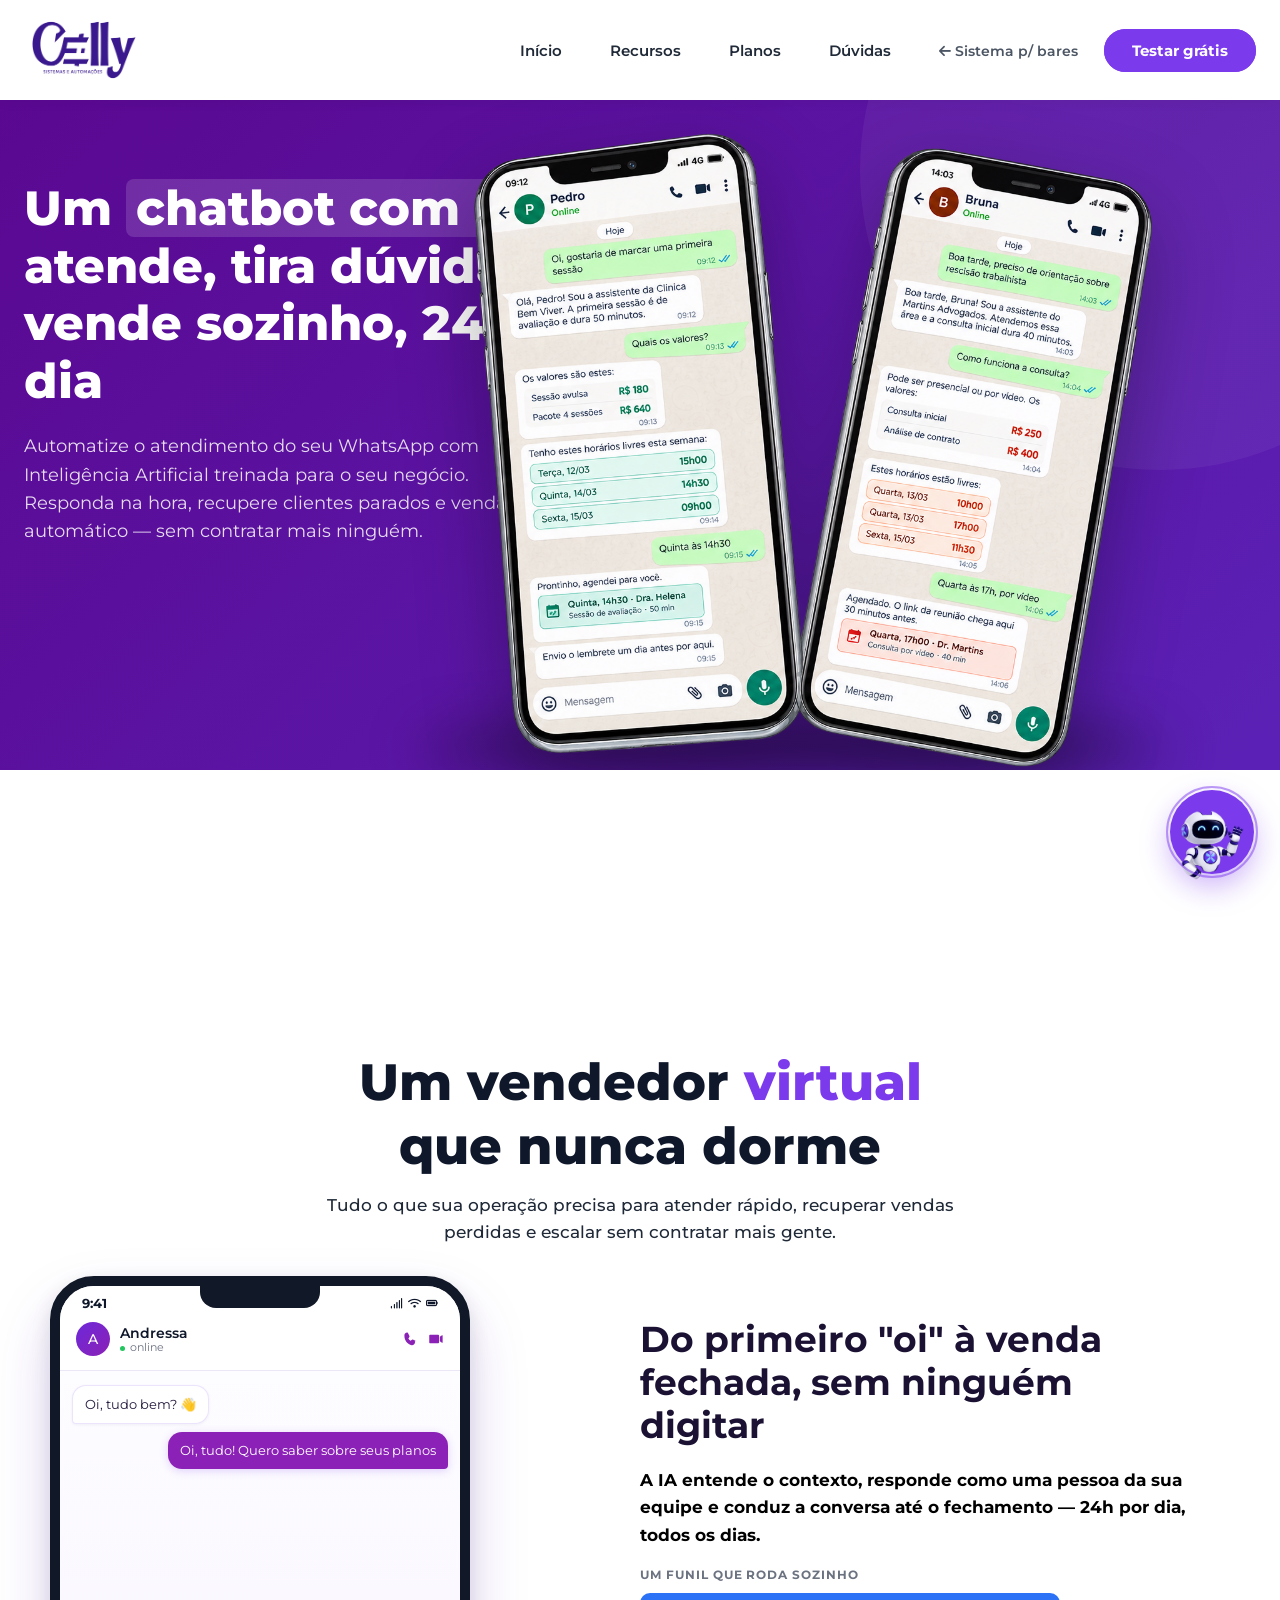
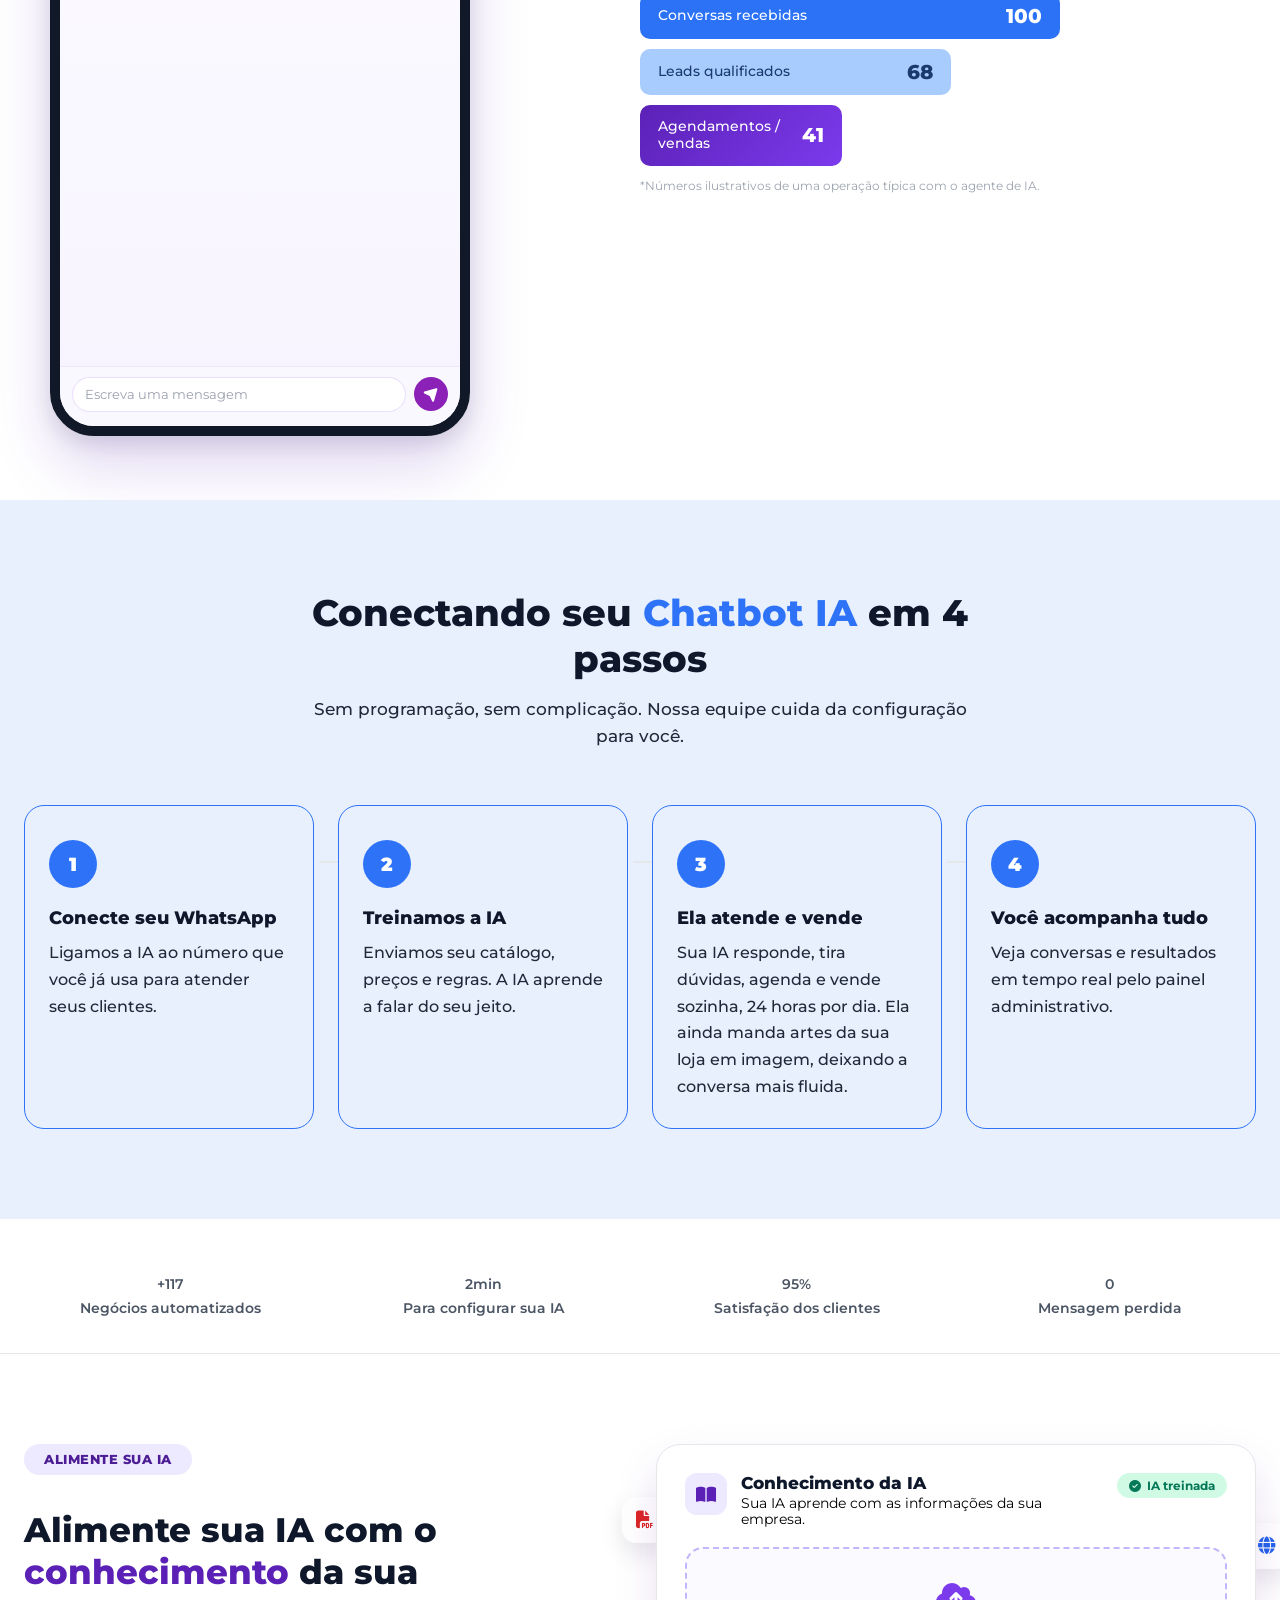
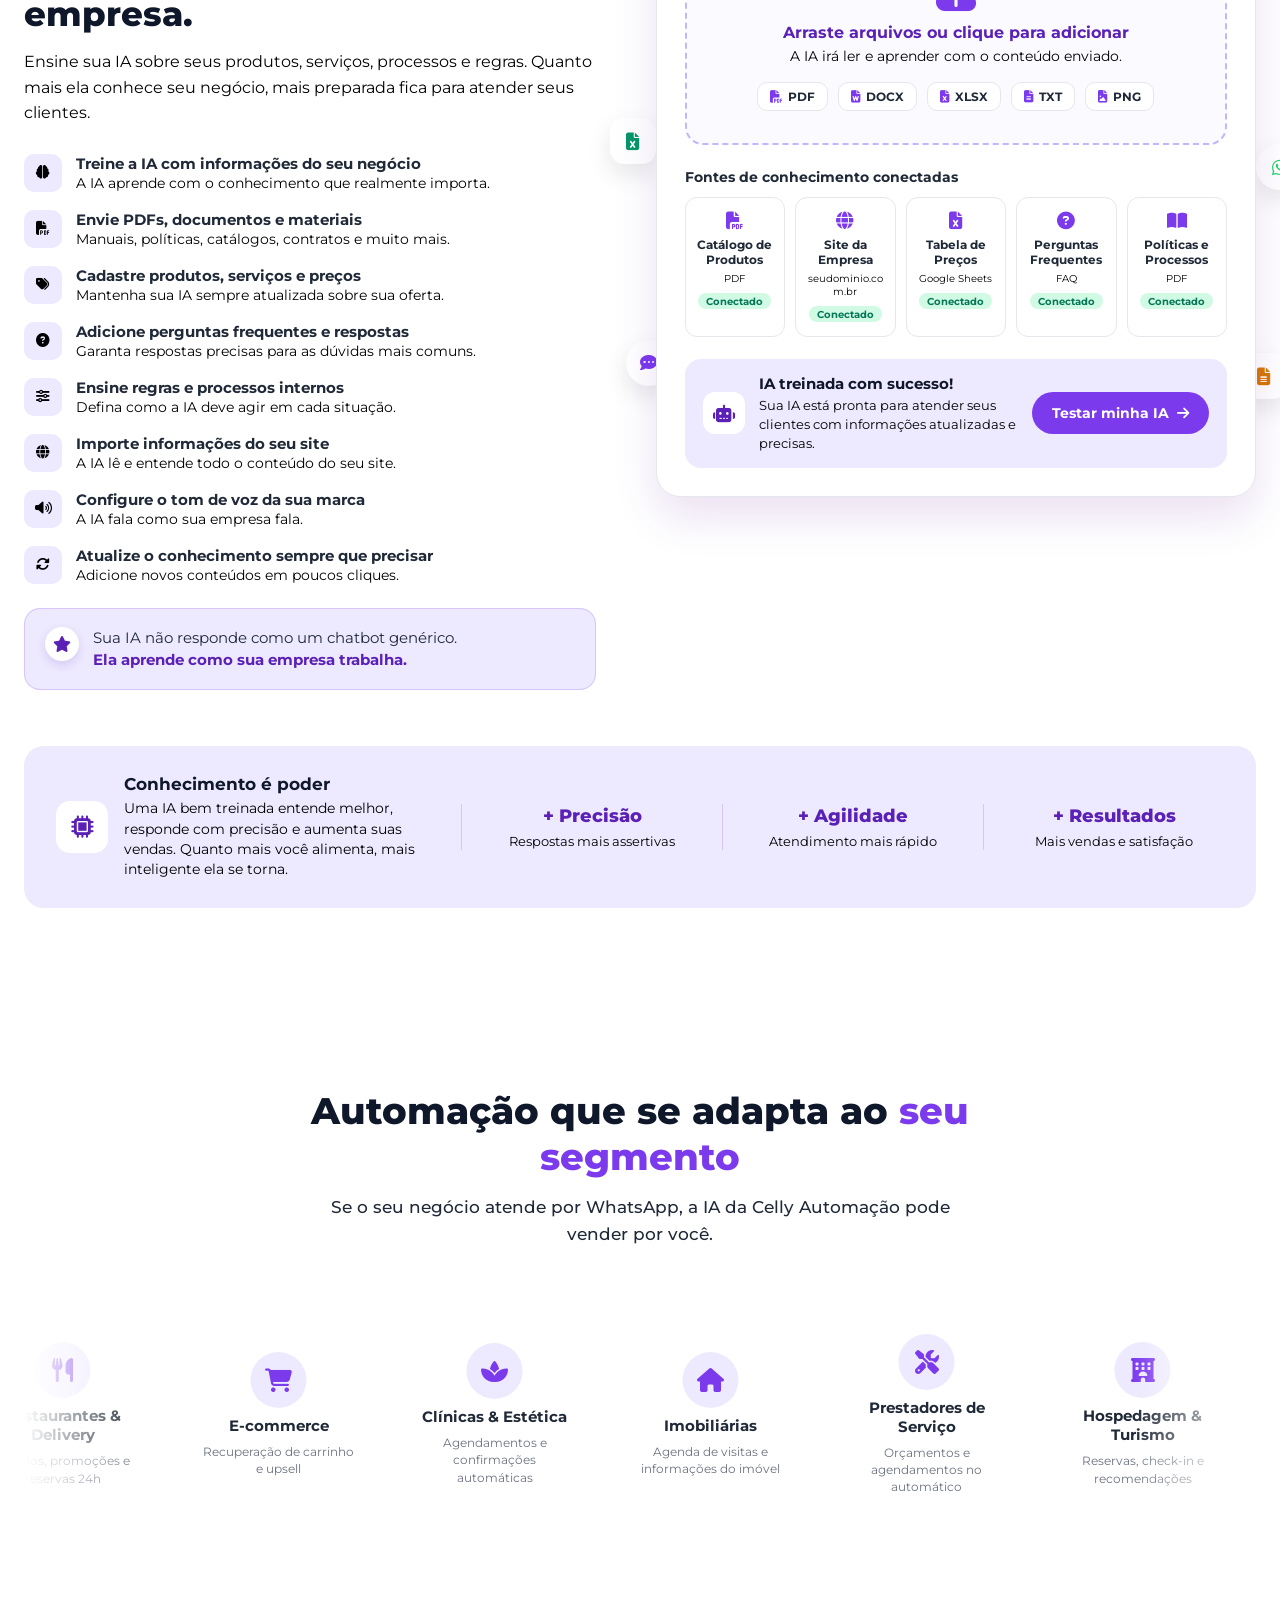
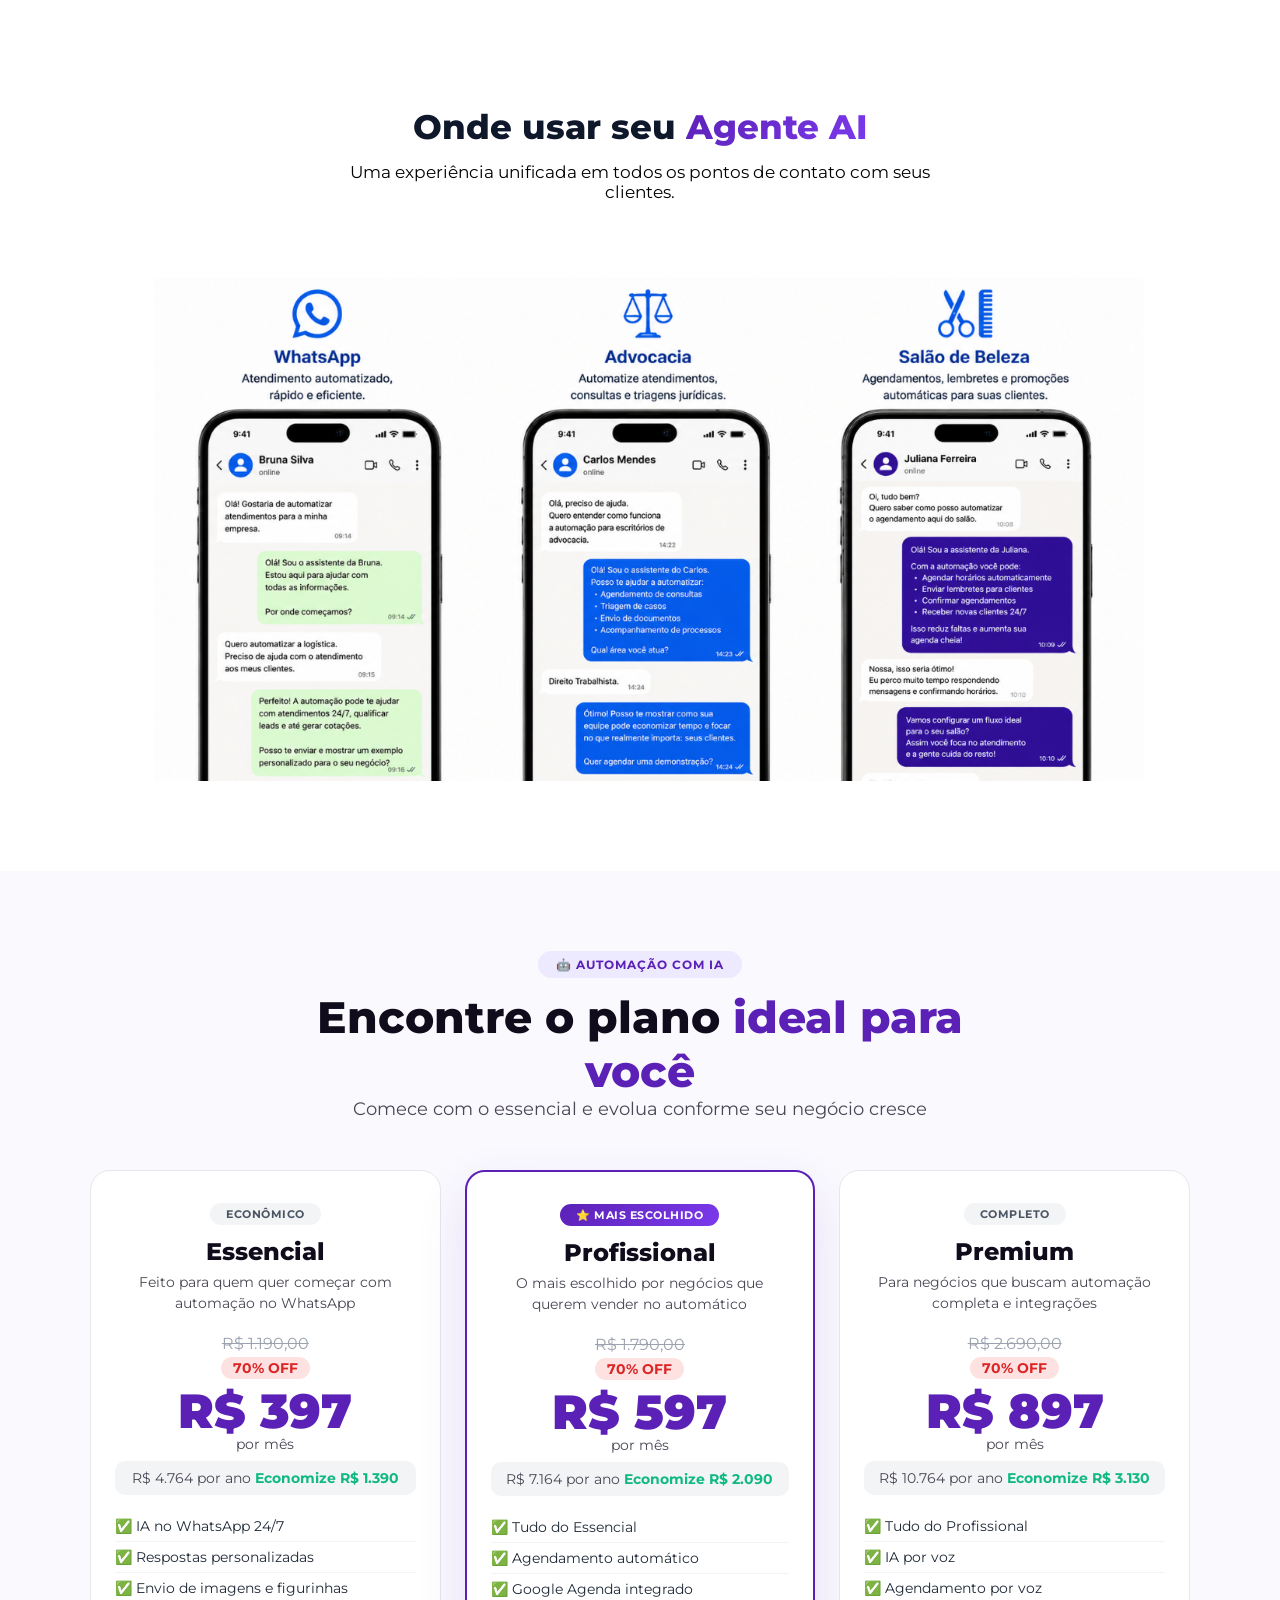
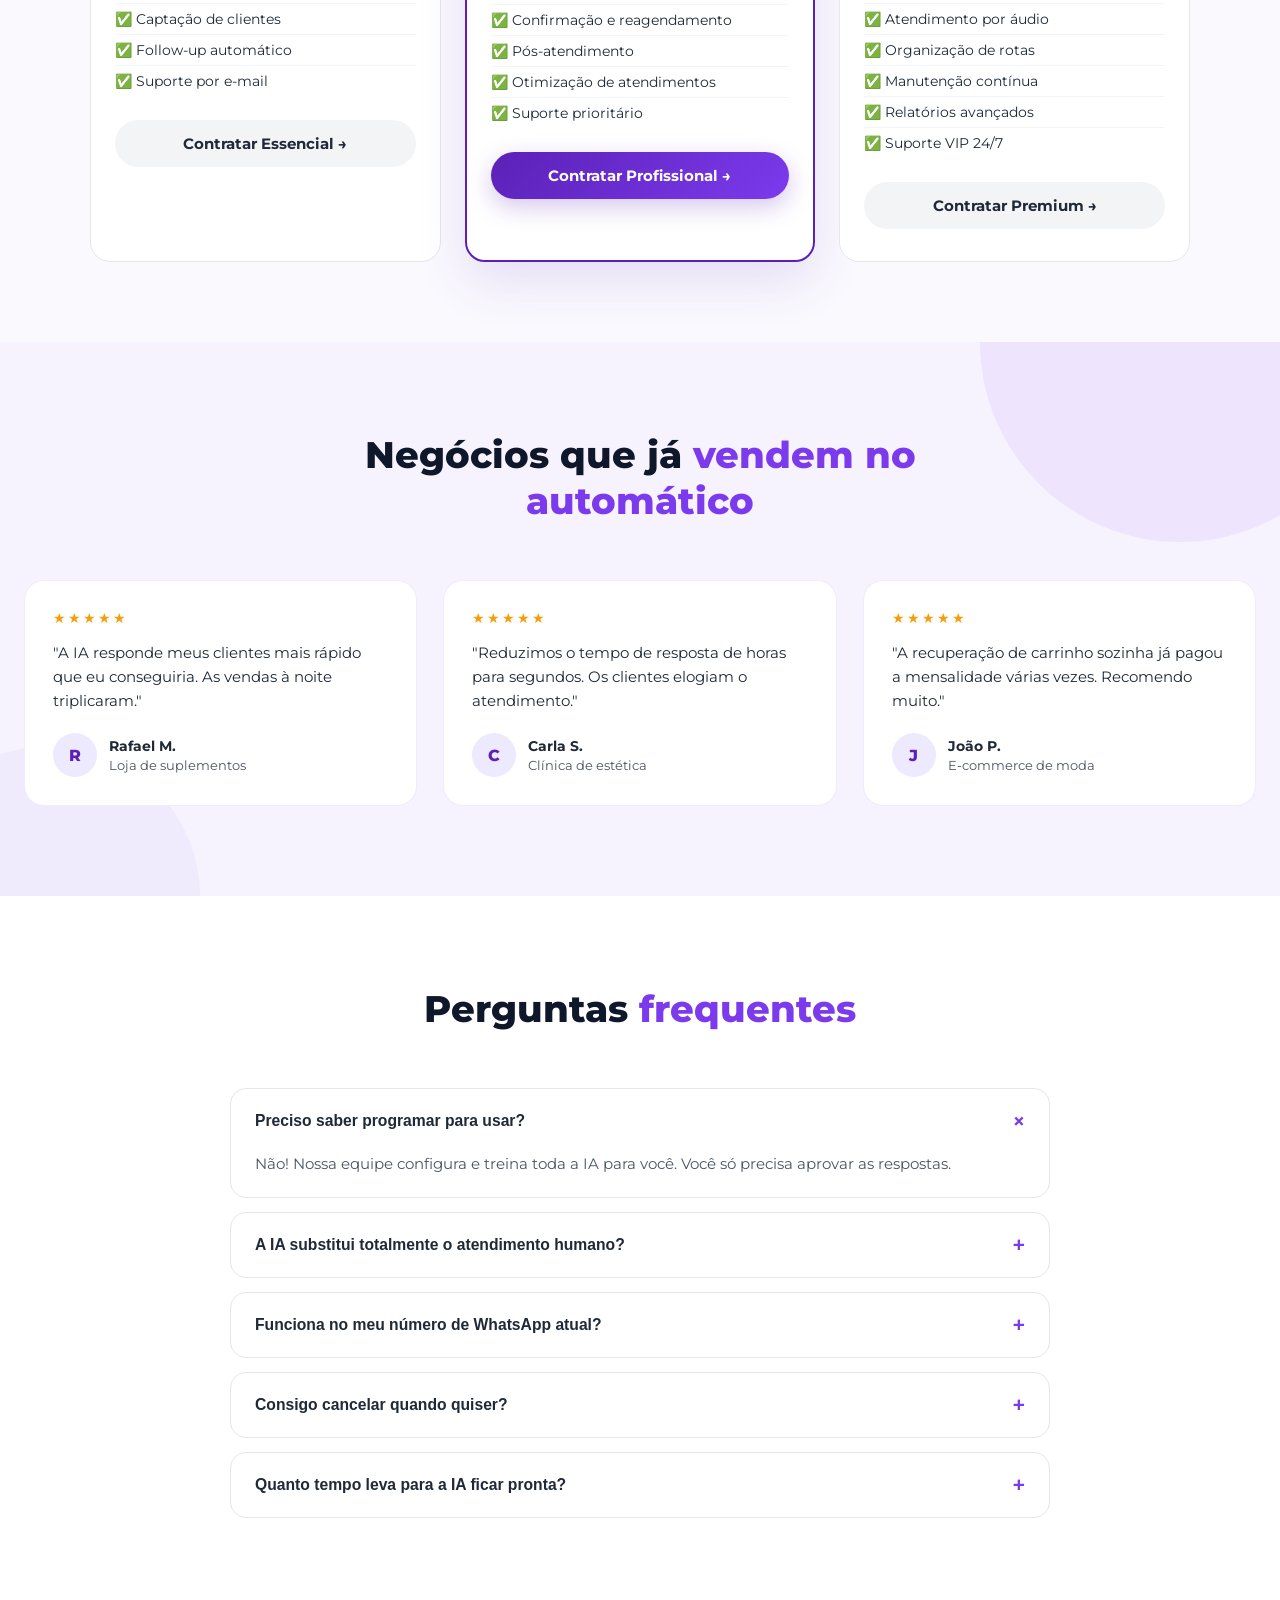
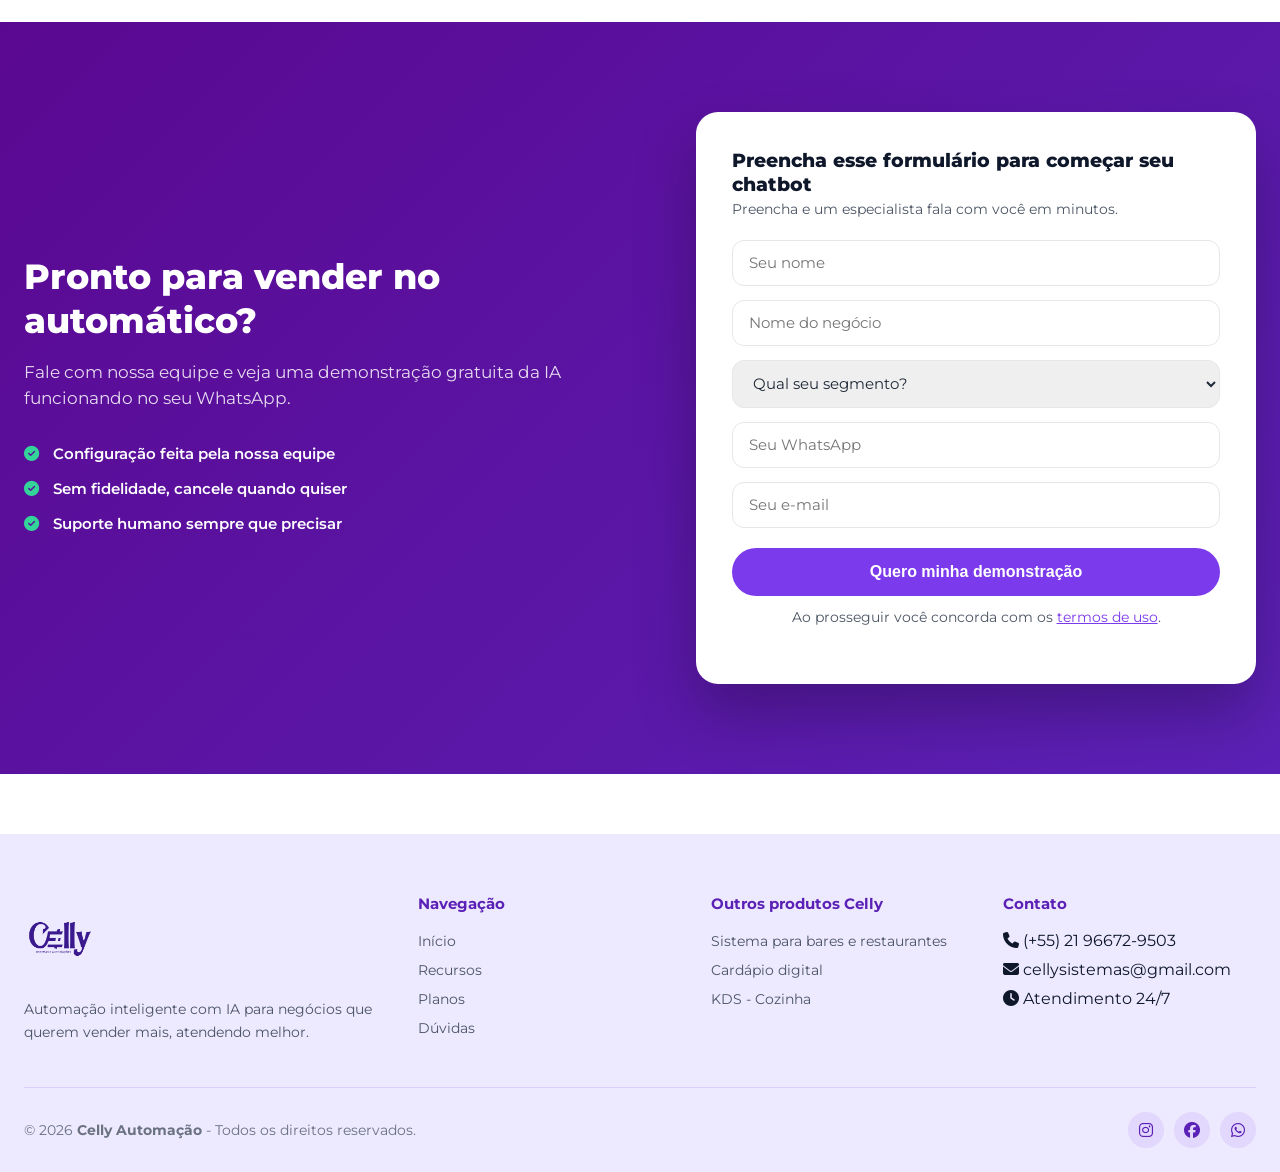
<file: automacao-chatbot.html>
<!DOCTYPE html>
<html lang="pt-br">
<head>
<meta charset="UTF-8">
<meta name="viewport" content="width=device-width, initial-scale=1.0, user-scalable=yes">
<meta name="google-site-verification" content="GM4gUwtg5fhEFh1Zl9jcyMu1ihqz9SBaUov3b2yLayA" />
<title>Chatbot WhatsApp com IA | Celly Sistemas</title>
<meta name="description" content="Chatbot com Inteligência Artificial para WhatsApp: atende, tira dúvidas e vende sozinho 24h por dia. Automatize o atendimento do seu negócio com a Celly Sistemas.">
<link rel="icon" type="image/png" href="portifolio-img/img/favicon-celly.png">
<!-- CSS -->
<link rel="stylesheet" href="automacao-chatbot.css?v=28">
<!-- Font Awesome -->
<link rel="stylesheet" href="https://cdnjs.cloudflare.com/ajax/libs/font-awesome/6.4.0/css/all.min.css">
<!-- Google Fonts -->
<link href="https://fonts.googleapis.com/css2?family=Montserrat:wght@100;200;300;400;500;600;700;800;900&display=swap" rel="stylesheet">
</head>
<body>
<!-- ======================================== -->
<!-- NAVBAR-->
<!-- ======================================== -->
<nav class="bot-navbar">
<div class="container">
<a href="portfolio.html" class="bot-logo">
<img src="portifolio-img/img/logo celly1.png" alt="Celly Logo">

</a>
<button class="bot-menu-toggle" id="botMenuToggle"><i class="fas fa-bars"></i></button>
<ul class="bot-nav-menu" id="botNavMenu">
<li><a href="#home">Início</a></li>
<li><a href="#recursos">Recursos</a></li>
<li><a href="#planos">Planos</a></li>
<li><a href="#faq">Dúvidas</a></li>
<li class="bot-nav-voltar"><a href="index.html" target="_blank" rel="noopener"><i class="fas fa-arrow-left"></i> Sistema p/ bares</a></li>
<li class="bot-nav-cta"><a href="#contato">Testar grátis</a></li>
</ul>
</div>
</nav>
<!-- ======================================== -->
<!-- HERO                                      -->
<!-- ======================================== -->
<section id="home" class="bot-hero">
<div class="container">
<div class="bot-hero-texto">
<h1>Um <span>chatbot com IA</span> que atende, tira dúvidas e vende sozinho, 24h por dia</h1>
<p>Automatize o atendimento do seu WhatsApp com Inteligência Artificial treinada para o seu negócio. Responda na hora, recupere clientes parados e venda no automático — sem contratar mais ninguém.</p>
</div>
<div class="bot-hero-visual">
<img src="portifolio-img/comercial/chat bot whatsapp ia.png" alt="Chatbot com IA Celly Automação">
</div>
</div>
</section>
<!-- RECURSOS -->
<!-- ======================================== -->
<section class="bot-section" id="recursos">
<div class="container">
<div class="bot-section-header">
<h2>Um vendedor <span>virtual</span> que nunca dorme</h2>
<p>Tudo o que sua operação precisa para atender rápido, recuperar vendas perdidas e escalar sem contratar mais gente.</p>
</div>
</div>
</section>
<!-- ============================================================
BLOCO "VEJA NA PRÁTICA" — chat demo (versão 1b)============================================================ -->
<section class="bot-section" id="veja-na-pratica">
<div class="container">
<div class="bot-chatdemo bot-reveal">
<!-- ---------- celular ---------- -->
<div class="bot-chatdemo-phone">
<div class="bot-chatdemo-statusbar">
<span>9:41</span>
<span class="bot-chatdemo-status-icons"><i class="fas fa-signal"></i><i class="fas fa-wifi"></i><i class="fas fa-battery-full"></i></span>
</div>
<div class="bot-chatdemo-header">
<div class="bot-chatdemo-avatar">A</div>
<div class="bot-chatdemo-ident">
<span class="bot-chatdemo-nome">Andressa</span>
<span class="bot-chatdemo-status"><i></i>online</span>
</div>
<svg class="bot-chatdemo-hicon" viewBox="0 0 256 256" aria-hidden="true"><path d="M222 158.5l-47.7-21.4a14 14 0 00-13.6 1.2l-24.1 16.1a70.4 70.4 0 01-34.9-34.7l16.2-24.4a14 14 0 001.1-13.5L97.5 34a14 14 0 00-14.6-8.3A50.2 50.2 0 0038 75.4C38 175.9 118.2 226 158.6 226a50.2 50.2 0 0049.7-44.9 14 14 0 00-6.3-13.5z"/></svg>
<svg class="bot-chatdemo-hicon" viewBox="0 0 256 256" aria-hidden="true"><path d="M164 60H32a12 12 0 00-12 12v112a12 12 0 0012 12h132a12 12 0 0012-12V72a12 12 0 00-12-12zm70 14v108a6 6 0 01-9 5.2l-37-21.4V90.2l37-21.4a6 6 0 019 5.2z"/></svg>
</div>
<!-- as mensagens são inseridas aqui pelo JS -->
<div class="bot-chatdemo-corpo" id="botChatCorpo"></div>
<div class="bot-chatdemo-input">
<span>Escreva uma mensagem</span>
<button type="button" id="botChatReplay" aria-label="Reiniciar conversa">
<svg viewBox="0 0 256 256" aria-hidden="true"><path d="M210.3 35.9L23.9 88.4a16 16 0 00-2.6 29.8l85.4 40.1 40.1 85.4a16 16 0 0029.8-2.6L229.1 54.6a16 16 0 00-18.8-18.7z"/></svg>
</button>
</div>
</div>
<!-- ---------- texto ao lado ---------- -->
<div class="bot-chatdemo-texto">
<h3 class="bot-chatdemo-titulo">Do primeiro "oi" à venda fechada, sem ninguém digitar</h3>
<p class="bot-chatdemo-sub">A IA entende o contexto, responde como uma pessoa da sua equipe e conduz a conversa até o fechamento — 24h por dia, todos os dias.</p>
<div class="bot-chatdemo-funil">
<span class="bot-chatdemo-funil-titulo">Um funil que roda sozinho</span>
<div class="bot-chatdemo-funil-etapa etapa-1" style="--largura:100%">
<span class="bot-chatdemo-funil-label">Conversas recebidas</span>
<span class="bot-chatdemo-funil-num">100</span>
</div>
<div class="bot-chatdemo-funil-etapa etapa-2" style="--largura:74%">
<span class="bot-chatdemo-funil-label">Leads qualificados</span>
<span class="bot-chatdemo-funil-num">68</span>
</div>
<div class="bot-chatdemo-funil-etapa etapa-3" style="--largura:48%">
<span class="bot-chatdemo-funil-label">Agendamentos / vendas</span>
<span class="bot-chatdemo-funil-num">41</span>
</div>
<span class="bot-chatdemo-funil-nota">*Números ilustrativos de uma operação típica com o agente de IA.</span>
</div>
</div>
</div>
</div>
</section>

<!-- ======================================== -->
<!-- COMO FUNCIONA -->
<!-- ======================================== -->
<section class="bot-section bot-section-alt" id="como-funciona">
<div class="container">
<div class="bot-section-header">
<h2>Conectando seu <span>Chatbot IA</span> em 4 passos</h2>
<p>Sem programação, sem complicação. Nossa equipe cuida da configuração para você.</p>
</div>
<div class="bot-steps-grid">
<div class="bot-step bot-step-azul bot-reveal">
<div class="bot-step-num">1</div>
<h3>Conecte seu WhatsApp</h3>
<p>Ligamos a IA ao número que você já usa para atender seus clientes.</p>
</div>
<div class="bot-step bot-step-azul bot-reveal">
<div class="bot-step-num">2</div>
<h3>Treinamos a IA</h3>
<p>Enviamos seu catálogo, preços e regras. A IA aprende a falar do seu jeito.</p>
</div>
<div class="bot-step bot-step-azul bot-reveal">
<div class="bot-step-num">3</div>
<h3>Ela atende e vende</h3>
<p>Sua IA responde, tira dúvidas, agenda e vende sozinha, 24 horas por dia. Ela ainda manda artes da sua loja em imagem, deixando a conversa mais fluida.</p>
</div>
<div class="bot-step bot-step-azul bot-reveal">
<div class="bot-step-num">4</div>
<h3>Você acompanha tudo</h3>
<p>Veja conversas e resultados em tempo real pelo painel administrativo.</p>
</div>
</div>
</div>
</section>
<!-- ======================================== -->
<!-- STATS BAR -->
<!-- ======================================== -->
<section class="bot-stats-bar">
<div class="container">
<div class="bot-stat-item"><strong><span class="bot-contador" data-alvo="120" data-prefixo="+">0</span></strong><span>Negócios automatizados</span></div>
<div class="bot-stat-item"><strong><span class="bot-contador" data-alvo="2" data-sufixo="min">0</span></strong><span>Para configurar sua IA</span></div>
<div class="bot-stat-item"><strong><span class="bot-contador" data-alvo="98" data-sufixo="%">0</span></strong><span>Satisfação dos clientes</span></div>
<div class="bot-stat-item"><strong><span class="bot-contador" data-alvo="0">0</span></strong><span>Mensagem perdida</span></div>
</div>
</section>

<!-- ======================================== -->
<!-- ALIMENTE SUA IA - BASE DE CONHECIMENTO   -->
<!-- ======================================== -->
<section class="bot-section" id="conhecimento">
<div class="container">
<div class="bot-conhecimento-grid">

  <!-- TEXTO -->
  <div class="bot-conhecimento-texto">
    <span class="bot-badge">ALIMENTE SUA IA</span>
    <h2>Alimente sua IA com o <span>conhecimento</span> da sua empresa.</h2>
    <p>Ensine sua IA sobre seus produtos, serviços, processos e regras. Quanto mais ela conhece seu negócio, mais preparada fica para atender seus clientes.</p>

    <ul class="bot-conhecimento-lista">
      <li>
        <span class="bot-conhecimento-icon"><i class="fas fa-brain"></i></span>
        <div><strong>Treine a IA com informações do seu negócio</strong><span>A IA aprende com o conhecimento que realmente importa.</span></div>
      </li>
      <li>
        <span class="bot-conhecimento-icon"><i class="fas fa-file-pdf"></i></span>
        <div><strong>Envie PDFs, documentos e materiais</strong><span>Manuais, políticas, catálogos, contratos e muito mais.</span></div>
      </li>
      <li>
        <span class="bot-conhecimento-icon"><i class="fas fa-tags"></i></span>
        <div><strong>Cadastre produtos, serviços e preços</strong><span>Mantenha sua IA sempre atualizada sobre sua oferta.</span></div>
      </li>
      <li>
        <span class="bot-conhecimento-icon"><i class="fas fa-question-circle"></i></span>
        <div><strong>Adicione perguntas frequentes e respostas</strong><span>Garanta respostas precisas para as dúvidas mais comuns.</span></div>
      </li>
      <li>
        <span class="bot-conhecimento-icon"><i class="fas fa-sliders-h"></i></span>
        <div><strong>Ensine regras e processos internos</strong><span>Defina como a IA deve agir em cada situação.</span></div>
      </li>
      <li>
        <span class="bot-conhecimento-icon"><i class="fas fa-globe"></i></span>
        <div><strong>Importe informações do seu site</strong><span>A IA lê e entende todo o conteúdo do seu site.</span></div>
      </li>
      <li>
        <span class="bot-conhecimento-icon"><i class="fas fa-volume-up"></i></span>
        <div><strong>Configure o tom de voz da sua marca</strong><span>A IA fala como sua empresa fala.</span></div>
      </li>
      <li>
        <span class="bot-conhecimento-icon"><i class="fas fa-sync-alt"></i></span>
        <div><strong>Atualize o conhecimento sempre que precisar</strong><span>Adicione novos conteúdos em poucos cliques.</span></div>
      </li>
    </ul>

    <div class="bot-conhecimento-destaque">
      <span class="bot-conhecimento-destaque-icon"><i class="fas fa-star"></i></span>
      <p>Sua IA não responde como um chatbot genérico.<br><strong>Ela aprende como sua empresa trabalha.</strong></p>
    </div>
  </div>

  <!-- VISUAL -->
  <div class="bot-conhecimento-visual">
    <span class="bot-conhecimento-float bot-conhecimento-float-pdf"><i class="fas fa-file-pdf"></i></span>
    <span class="bot-conhecimento-float bot-conhecimento-float-sheet"><i class="fas fa-file-excel"></i></span>
    <span class="bot-conhecimento-float bot-conhecimento-float-faq"><i class="fas fa-comment-dots"></i></span>
    <span class="bot-conhecimento-float bot-conhecimento-float-globe"><i class="fas fa-globe"></i></span>
    <span class="bot-conhecimento-float bot-conhecimento-float-whats"><i class="fab fa-whatsapp"></i></span>
    <span class="bot-conhecimento-float bot-conhecimento-float-doc"><i class="fas fa-file-alt"></i></span>

    <div class="bot-conhecimento-card">
      <div class="bot-conhecimento-card-head">
        <span class="bot-conhecimento-card-icon"><i class="fas fa-book-open"></i></span>
        <div class="bot-conhecimento-card-head-texto">
          <h3>Conhecimento da IA</h3>
          <p>Sua IA aprende com as informações da sua empresa.</p>
        </div>
        <span class="bot-conhecimento-ok"><i class="fas fa-check-circle"></i> IA treinada</span>
      </div>

      <div class="bot-conhecimento-dropzone">
        <i class="fas fa-cloud-upload-alt"></i>
        <strong>Arraste arquivos ou clique para adicionar</strong>
        <p>A IA irá ler e aprender com o conteúdo enviado.</p>
        <div class="bot-conhecimento-filetypes">
          <span><i class="fas fa-file-pdf"></i> PDF</span>
          <span><i class="fas fa-file-word"></i> DOCX</span>
          <span><i class="fas fa-file-excel"></i> XLSX</span>
          <span><i class="fas fa-file-alt"></i> TXT</span>
          <span><i class="fas fa-file-image"></i> PNG</span>
        </div>
      </div>

      <h4 class="bot-conhecimento-fontes-titulo">Fontes de conhecimento conectadas</h4>
      <div class="bot-conhecimento-fontes-grid">
        <div class="bot-conhecimento-fonte">
          <i class="fas fa-file-pdf"></i>
          <strong>Catálogo de Produtos</strong>
          <span>PDF</span>
          <em>Conectado</em>
        </div>
        <div class="bot-conhecimento-fonte">
          <i class="fas fa-globe"></i>
          <strong>Site da Empresa</strong>
          <span>seudominio.com.br</span>
          <em>Conectado</em>
        </div>
        <div class="bot-conhecimento-fonte">
          <i class="fas fa-file-excel"></i>
          <strong>Tabela de Preços</strong>
          <span>Google Sheets</span>
          <em>Conectado</em>
        </div>
        <div class="bot-conhecimento-fonte">
          <i class="fas fa-question-circle"></i>
          <strong>Perguntas Frequentes</strong>
          <span>FAQ</span>
          <em>Conectado</em>
        </div>
        <div class="bot-conhecimento-fonte">
          <i class="fas fa-book-open"></i>
          <strong>Políticas e Processos</strong>
          <span>PDF</span>
          <em>Conectado</em>
        </div>
      </div>

      <div class="bot-conhecimento-sucesso">
        <span class="bot-conhecimento-sucesso-icon"><i class="fas fa-robot"></i></span>
        <div class="bot-conhecimento-sucesso-texto">
          <strong>IA treinada com sucesso!</strong>
          <span>Sua IA está pronta para atender seus clientes com informações atualizadas e precisas.</span>
        </div>
        <a href="#contato" class="btn-bot-conhecimento">Testar minha IA <i class="fas fa-arrow-right"></i></a>
      </div>
    </div>
  </div>
</div>

<!-- RODAPÉ DA SEÇÃO -->
<div class="bot-conhecimento-rodape">
  <div class="bot-conhecimento-rodape-principal">
    <span class="bot-conhecimento-rodape-icon"><i class="fas fa-microchip"></i></span>
    <div>
      <strong>Conhecimento é poder</strong>
      <p>Uma IA bem treinada entende melhor, responde com precisão e aumenta suas vendas. Quanto mais você alimenta, mais inteligente ela se torna.</p>
    </div>
  </div>
  <div class="bot-conhecimento-rodape-item">
    <strong>+ Precisão</strong>
    <span>Respostas mais assertivas</span>
  </div>
  <div class="bot-conhecimento-rodape-item">
    <strong>+ Agilidade</strong>
    <span>Atendimento mais rápido</span>
  </div>
  <div class="bot-conhecimento-rodape-item">
    <strong>+ Resultados</strong>
    <span>Mais vendas e satisfação</span>
  </div>
</div>
</div>
</section>

<!-- ======================================== -->
<!-- PARA QUEM É - CARROSSEL INFINITO         -->
<!-- ======================================== -->
<section class="bot-section bot-section-alt" id="segmentos">
<div class="container">
<div class="bot-section-header">
<h2>Automação que se adapta ao <span>seu segmento</span></h2>
<p>Se o seu negócio atende por WhatsApp, a IA da Celly Automação pode vender por você.</p>
</div>      
<!-- CARROSSEL INFINITO -->
<div class="bot-carrossel-wrapper">
<div class="bot-carrossel-track" id="botCarrosselTrack">
<!-- Os itens serão duplicados via JavaScript para efeito infinito -->
</div>
</div>
</div>
</section>

<!-- ======================================== -->
<!-- SUA EMPRESA USANDO NOSSO AGENTE DE IA     -->
<!-- ======================================== -->
<section class="bot-exemplos-section">
<h2 class="bot-exemplos-titulo">Onde usar seu <span>Agente AI</span></h2>
<p class="bot-exemplos-sub">Uma experiência unificada em todos os pontos de contato com seus clientes.</p>
<img src="portifolio-img/comercial/chatbot.png" alt="Exemplos de atendimento automatizado por IA no WhatsApp para Advocacia e Salão de Beleza" class="bot-exemplos-img bot-reveal">
</section>

<!-- ============================================ -->
<!-- PLANOS DE AUTOMAÇÃO - ESTILO HOSTGATOR       -->
<!-- ============================================ -->
<section class="planos-section" id="planos">
  <div class="container">

    <!-- TÍTULO -->
    <div class="planos-header">
      <span class="eyebrow">🤖 AUTOMAÇÃO COM IA</span>
      <h2>Encontre o plano <span style="color: #5B21B6;">ideal para você</span></h2>
      <p>Comece com o essencial e evolua conforme seu negócio cresce</p>
    </div>

    <!-- PLANOS -->
    <div class="planos-grid">

      <!-- ===== PLANO ESSENCIAL ===== -->
      <div class="plano-card">
        <div class="plano-badge">ECONÔMICO</div>
        <div class="plano-nome">Essencial</div>
        <div class="plano-desc">Feito para quem quer começar com automação no WhatsApp</div>

        <div class="plano-preco-antigo">R$ 1.190,00</div>
        <div class="plano-desconto">70% OFF</div>
        <div class="plano-preco">R$ 397</div>
        <div class="plano-preco-detalhe">por mês</div>
        <div class="plano-preco-anual">R$ 4.764 por ano <span style="color: #10B981; font-weight: 700;">Economize R$ 1.390</span></div>

        <ul class="plano-beneficios">
          <li>✅ IA no WhatsApp 24/7</li>
          <li>✅ Respostas personalizadas</li>
          <li>✅ Envio de imagens e figurinhas</li>
          <li>✅ Captação de clientes</li>
          <li>✅ Follow-up automático</li>
          <li>✅ Suporte por e-mail</li>
        </ul>

        <a href="carrinho.html?plano=essencial" class="btn-plano">Contratar Essencial →</a>
      </div>

      <!-- ===== PLANO PROFISSIONAL ===== -->
      <div class="plano-card destaque">
        <div class="plano-badge destaque-badge">⭐ MAIS ESCOLHIDO</div>
        <div class="plano-nome">Profissional</div>
        <div class="plano-desc">O mais escolhido por negócios que querem vender no automático</div>

        <div class="plano-preco-antigo">R$ 1.790,00</div>
        <div class="plano-desconto">70% OFF</div>
        <div class="plano-preco">R$ 597</div>
        <div class="plano-preco-detalhe">por mês</div>
        <div class="plano-preco-anual">R$ 7.164 por ano <span style="color: #10B981; font-weight: 700;">Economize R$ 2.090</span></div>

        <ul class="plano-beneficios">
          <li>✅ Tudo do Essencial</li>
          <li>✅ Agendamento automático</li>
          <li>✅ Google Agenda integrado</li>
          <li>✅ Confirmação e reagendamento</li>
          <li>✅ Pós-atendimento</li>
          <li>✅ Otimização de atendimentos</li>
          <li>✅ Suporte prioritário</li>
        </ul>

        <a href="carrinho.html?plano=profissional" class="btn-plano btn-destaque">Contratar Profissional →</a>
      </div>

      <!-- ===== PLANO PREMIUM ===== -->
      <div class="plano-card">
        <div class="plano-badge">COMPLETO</div>
        <div class="plano-nome">Premium</div>
        <div class="plano-desc">Para negócios que buscam automação completa e integrações</div>

        <div class="plano-preco-antigo">R$ 2.690,00</div>
        <div class="plano-desconto">70% OFF</div>
        <div class="plano-preco">R$ 897</div>
        <div class="plano-preco-detalhe">por mês</div>
        <div class="plano-preco-anual">R$ 10.764 por ano <span style="color: #10B981; font-weight: 700;">Economize R$ 3.130</span></div>

        <ul class="plano-beneficios">
          <li>✅ Tudo do Profissional</li>
          <li>✅ IA por voz</li>
          <li>✅ Agendamento por voz</li>
          <li>✅ Atendimento por áudio</li>
          <li>✅ Organização de rotas</li>
          <li>✅ Manutenção contínua</li>
          <li>✅ Relatórios avançados</li>
          <li>✅ Suporte VIP 24/7</li>
        </ul>

        <a href="carrinho.html?plano=premium" class="btn-plano">Contratar Premium →</a>
      </div>

    </div>
  </div>
</section>

<!-- ======================================== -->
<!-- DEPOIMENTOS                              -->
<!-- ======================================== -->
<section class="bot-section bot-depoimentos-section">
<div class="container">
<div class="bot-section-header">
<h2>Negócios que já <span>vendem no automático</span></h2>
</div>
<div class="bot-depoimentos-grid">
<div class="bot-depoimento-card">
<div class="bot-depoimento-estrelas">★★★★★</div>
<p>"A IA responde meus clientes mais rápido que eu conseguiria. As vendas à noite triplicaram."</p>
<div class="bot-depoimento-autor">
<div class="bot-depoimento-avatar">R</div>
<div><strong>Rafael M.</strong><span>Loja de suplementos</span></div>
</div>
</div>
<div class="bot-depoimento-card">
<div class="bot-depoimento-estrelas">★★★★★</div>
<p>"Reduzimos o tempo de resposta de horas para segundos. Os clientes elogiam o atendimento."</p>
<div class="bot-depoimento-autor">
<div class="bot-depoimento-avatar">C</div>
<div><strong>Carla S.</strong><span>Clínica de estética</span></div>
</div>
</div>
<div class="bot-depoimento-card">
<div class="bot-depoimento-estrelas">★★★★★</div>
<p>"A recuperação de carrinho sozinha já pagou a mensalidade várias vezes. Recomendo muito."</p>
<div class="bot-depoimento-autor">
<div class="bot-depoimento-avatar">J</div>
<div><strong>João P.</strong><span>E-commerce de moda</span></div>
</div>
</div>
</div>
</div>
</section>

<!-- ======================================== -->
<!-- FAQ -->
<!-- ======================================== -->
<section class="bot-section" id="faq">
<div class="container">
<div class="bot-section-header">

<h2>Perguntas <span>frequentes</span></h2>
</div>
<div class="bot-faq-grid">
<div class="bot-faq-item">
<button class="bot-faq-btn">Preciso saber programar para usar?<span class="bot-faq-toggle">+</span></button>
<div class="bot-faq-content"><p>Não! Nossa equipe configura e treina toda a IA para você. Você só precisa aprovar as respostas.</p></div>
</div>
<div class="bot-faq-item">
<button class="bot-faq-btn">A IA substitui totalmente o atendimento humano?<span class="bot-faq-toggle">+</span></button>
<div class="bot-faq-content"><p>Ela cuida do atendimento inicial, dúvidas e vendas simples. Casos mais complexos podem ser transferidos para um humano a qualquer momento.</p></div>
</div>
<div class="bot-faq-item">
<button class="bot-faq-btn">Funciona no meu número de WhatsApp atual?<span class="bot-faq-toggle">+</span></button>
<div class="bot-faq-content"><p>Sim! Conectamos a automação diretamente ao número que você já usa, sem precisar trocar de número.</p></div>
</div>
<div class="bot-faq-item">
<button class="bot-faq-btn">Consigo cancelar quando quiser?<span class="bot-faq-toggle">+</span></button>
<div class="bot-faq-content"><p>Sim, sem multa e sem fidelidade. Você pode cancelar quando quiser.</p></div>
</div>
<div class="bot-faq-item">
<button class="bot-faq-btn">Quanto tempo leva para a IA ficar pronta?<span class="bot-faq-toggle">+</span></button>
<div class="bot-faq-content"><p>Em média 2 dias úteis após o envio das informações do seu negócio, dependendo da complexidade.</p></div>
</div>
</div>
</div>
</section>

<!-- ======================================== -->
<!-- CTA FINAL / FORMULÁRIO -->
<!-- ======================================== -->
<section class="bot-cta-section" id="contato">
<div class="container">
<div class="bot-cta-grid">
<div class="bot-cta-texto">
<h2>Pronto para vender no automático?</h2>
<p>Fale com nossa equipe e veja uma demonstração gratuita da IA funcionando no seu WhatsApp.</p>
<ul class="bot-cta-lista">
<li><i class="fas fa-check-circle"></i> Configuração feita pela nossa equipe</li>
<li><i class="fas fa-check-circle"></i> Sem fidelidade, cancele quando quiser</li>
<li><i class="fas fa-check-circle"></i> Suporte humano sempre que precisar</li>
</ul>
</div>
<div class="bot-cta-form">
<h3>Preencha esse formulário para começar seu chatbot</h3>
<p>Preencha e um especialista fala com você em minutos.</p>
<form id="botCtaForm">
<div class="bot-form-group"><input type="text" placeholder="Seu nome" required></div>
<div class="bot-form-group"><input type="text" placeholder="Nome do negócio" required></div>
<div class="bot-form-group">
<select required>
<option value="" disabled selected>Qual seu segmento?</option>
<option value="restaurante">Restaurante / Delivery</option>
<option value="ecommerce">E-commerce</option>
<option value="clinica">Clínica / Consultório</option>
<option value="imobiliaria">Imobiliária</option>
<option value="servicos">Prestação de serviços</option>
<option value="outro">Outro</option>
</select>
</div>
<div class="bot-form-group"><input type="tel" placeholder="Seu WhatsApp" required></div>
<div class="bot-form-group"><input type="email" placeholder="Seu e-mail" required></div>
<button type="submit" class="btn-bot-form-submit"> Quero minha demonstração</button>
</form>
<p class="bot-form-termos">Ao prosseguir você concorda com os <a href="#">termos de uso</a>.</p>
</div>
</div>
</div>
</section>

<!-- ======================================== -->
<!-- FOOTER -->
<!-- ======================================== -->
<footer class="bot-footer">
<div class="container">
<div class="bot-footer-grid">
<div>
<a href="#home" class="bot-footer-logo">
<img src="portifolio-img/img/logo celly1.png" alt="Celly Automação">
</a>
<p class="bot-footer-desc">Automação inteligente com IA para negócios que querem vender mais, atendendo melhor.</p>
</div>
<div>
<h4>Navegação</h4>
<ul class="bot-footer-links">
<li><a href="#home">Início</a></li>
<li><a href="#recursos">Recursos</a></li>
<li><a href="#planos">Planos</a></li>
<li><a href="#faq">Dúvidas</a></li>
</ul>
</div>
<div>
<h4>Outros produtos Celly</h4>
<ul class="bot-footer-links">
<li><a href="index.html" target="_blank" rel="noopener">Sistema para bares e restaurantes</a></li>
<li><a href="index.html#cardapio" target="_blank" rel="noopener">Cardápio digital</a></li>
<li><a href="index.html#kds" target="_blank" rel="noopener">KDS - Cozinha</a></li>
</ul>
</div>
<div>
<h4>Contato</h4>
<ul class="bot-footer-links">
<li><i class="fas fa-phone"></i> (+55) 21 96672-9503</li>
<li><i class="fas fa-envelope"></i> cellysistemas@gmail.com</li>
<li><i class="fas fa-clock"></i> Atendimento 24/7</li>
</ul>
</div>
</div>
<div class="bot-footer-bottom">
<p>&copy; 2026 <strong>Celly Automação</strong> - Todos os direitos reservados.</p>
<div class="bot-footer-social">
<a href="https://www.instagram.com/cellysistemas" target="_blank" rel="noopener"><i class="fab fa-instagram"></i></a>
<a href="https://www.facebook.com/profile.php?id=61593501004773&locale=pt_BR" target="_blank" rel="noopener"><i class="fab fa-facebook"></i></a>
<a href="https://wa.me/5521966729503?text=Ol%C3%A1!%20Posso%20saber%20mais%20sobre%20a%20Celly%20Sistemas%3F" target="_blank" rel="noopener"><i class="fab fa-whatsapp"></i></a>
</div>
</div>
</div>
</footer>

<!-- ======================================== -->
<!-- CHAT DEMO FLUTUANTE -->
<!-- ======================================== -->
<div class="bot-chat-float">
<button class="bot-chat-toggle" id="botChatToggle" aria-label="Testar a IA agora"><img src="portifolio-img/img/robozinho-ia.png" alt="" class="bot-chat-toggle-robo"></button>
<div class="bot-chat-window" id="botChatWindow">
<div class="bot-chat-header">
<div class="bot-chat-header-info">
<div class="bot-chat-msg-avatar" style="background:rgba(255,255,255,0.2);color:#fff;"><i class="fas fa-robot"></i></div>
<div><strong>IA Celly Automação</strong><span>🟢 Online agora</span></div>
</div>
<button class="bot-chat-close" id="botChatClose"><i class="fas fa-times"></i></button>
</div>
<div class="bot-chat-messages" id="botChatMessages">
<div class="bot-chat-msg">
<div class="bot-chat-msg-avatar"><i class="fas fa-robot"></i></div>
<p>Olá! 👋 Eu sou a IA da Celly Automação. Quer ver como eu atendo e vendo por um negócio 24h por dia?</p>
</div>
</div>
<div class="bot-chat-options">
<button class="bot-chat-option" data-pergunta="planos">💎 Planos</button>
<button class="bot-chat-option" data-pergunta="funciona">🤖 Como funciona</button>
<button class="bot-chat-option" data-pergunta="demo">🎥 Quero demo</button>
<button class="bot-chat-option" data-pergunta="contato">📞 Falar com humano</button>
</div>
<div style="display:flex;gap:8px;padding:12px 16px;border-top:1px solid var(--cinza-borda);">
<input type="text" id="botChatInput" placeholder="Digite sua mensagem..." style="flex:1;border:1px solid var(--cinza-borda);border-radius:20px;padding:9px 14px;font-family:var(--font);font-size:0.85rem;">
<button id="botChatSend" style="background:var(--roxo);color:#fff;border:none;width:38px;border-radius:50%;cursor:pointer;"><i class="fas fa-paper-plane"></i></button>
</div>
</div>
</div>

<script src="automacao-chatbot.js?v=2"></script>
</body>
</html>
</file>
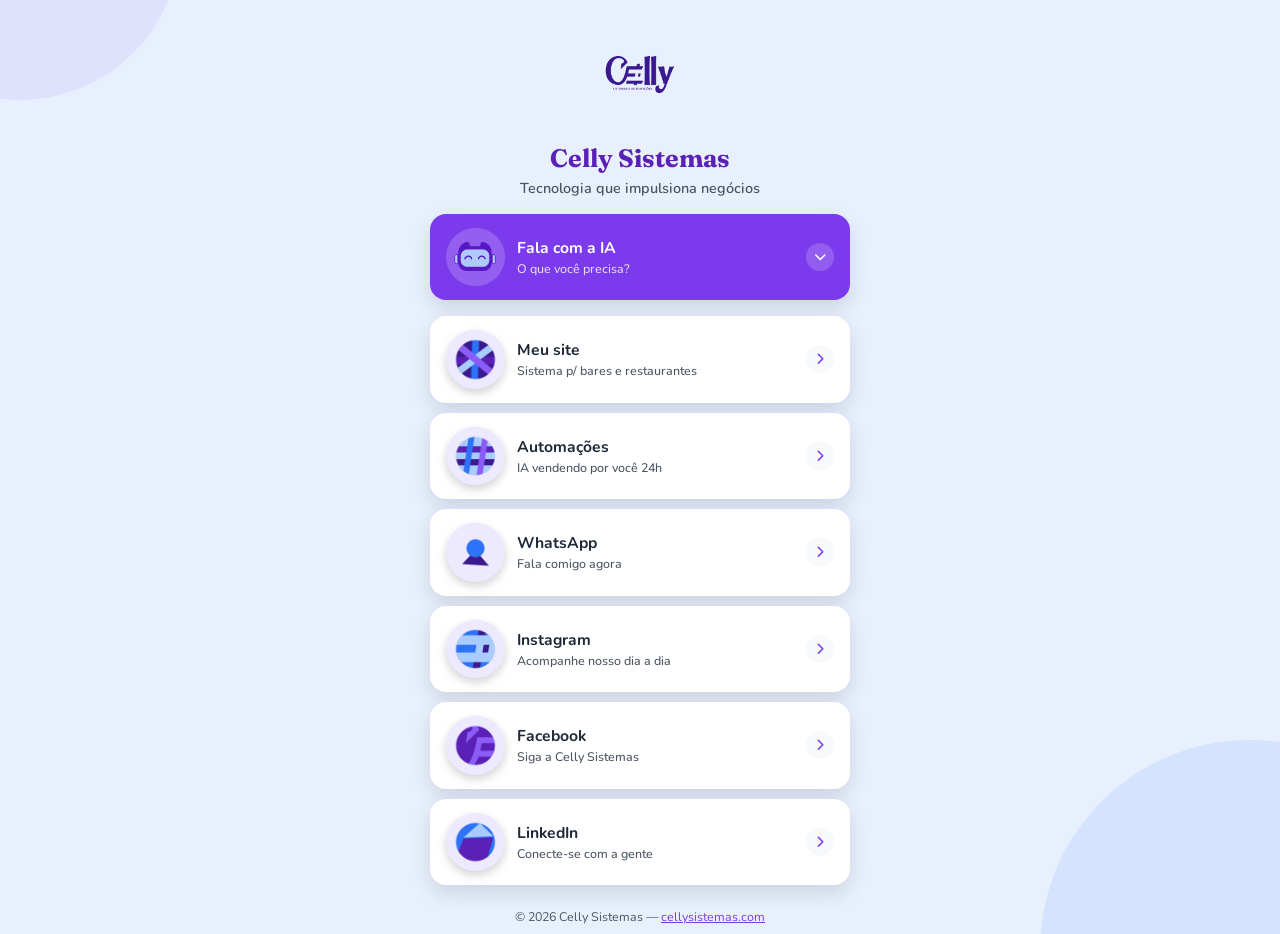
<file: bio.html>
<!DOCTYPE html>
<html lang="pt-br">
<head>
<meta charset="UTF-8">
<meta name="viewport" content="width=device-width, initial-scale=1.0, user-scalable=yes">
<title>Celly Sistemas - Link na Bio</title>
<link rel="icon" type="image/png" href="portifolio-img/img/favicon-celly.png">

<!-- CSS -->
<link rel="stylesheet" href="bio.css?v=11">

<!-- Font Awesome -->
<link rel="stylesheet" href="https://cdnjs.cloudflare.com/ajax/libs/font-awesome/6.4.0/css/all.min.css">

<!-- Google Fonts: Fraunces (títulos, no lugar da Bropella) + Nunito (subtítulos/textos, no lugar da Domus) -->
<link href="https://fonts.googleapis.com/css2?family=Fraunces:opsz,wght@9..144,600;9..144,700;9..144,900&family=Nunito:wght@400;500;600;700;800&display=swap" rel="stylesheet">
</head>
<body>

<div class="bio-wrapper">

    <!-- LOGO -->
    <div class="bio-logo">
        <img src="portifolio-img/logo/logo-celly.png" alt="Celly Sistemas">
    </div>
    <h1 class="bio-nome">Celly Sistemas</h1>
    <p class="bio-tagline">Tecnologia que impulsiona negócios</p>

    <!-- LINKS EMPILHADOS -->
    <div class="bio-links">

        <!-- FALA COM A IA -->
        <button type="button" class="bio-link bio-link-ia" id="bioBotaoIA">
            <span class="bio-link-icon"><img src="portifolio-img/bio-fotos/robozinho.png" alt="Robô Celly"></span>
            <span class="bio-link-texto">
                <strong>Fala com a IA</strong>
                <span>O que você precisa?</span>
            </span>
            <span class="bio-link-seta"><i class="fas fa-chevron-down"></i></span>
        </button>

        <!-- PAINEL DA IA (ABRE/FECHA) -->
        <div class="bio-ia-painel" id="bioPainelIA">
            <div class="bio-ia-card">
                <div class="bio-ia-header">
                    <span class="bio-link-icon"><img src="portifolio-img/bio-fotos/robozinho.png" alt="Robô Celly"></span>
                    <div>
                        <strong>IA Celly</strong>
                        <span>🟢 Online agora</span>
                    </div>
                </div>
                <div class="bio-ia-mensagens" id="bioIaMensagens">
                    <div class="bio-ia-msg">
                        <div class="bio-ia-msg-avatar"><img src="portifolio-img/bio-fotos/robozinho.png" alt="Robô Celly"></div>
                        <p>Olá! 👋 Sou a IA da Celly. Me conta rapidinho, o que você precisa?</p>
                    </div>
                </div>
                <div class="bio-ia-opcoes" id="bioIaOpcoesIniciais">
                    <button class="bio-ia-opcao" data-opcao="automacao">🤖 Automatizar meu WhatsApp</button>
                    <button class="bio-ia-opcao" data-opcao="sistema">🍽️ Sistema p/ bar ou restaurante</button>
                    <button class="bio-ia-opcao" data-opcao="sites">🖥️ Fazer meu site</button>
                    <button class="bio-ia-opcao" data-opcao="humano">📞 Falar com humano</button>
                </div>
                <form class="bio-ia-input-wrap" id="bioIaForm">
                    <input type="text" class="bio-ia-input" id="bioIaInput" placeholder="Digite sua mensagem..." maxlength="200" autocomplete="off">
                    <button type="submit" class="bio-ia-enviar" id="bioIaEnviar" aria-label="Enviar mensagem"><i class="fas fa-paper-plane"></i></button>
                </form>
            </div>
        </div>

        <!-- MEU SITE -->
        <a class="bio-link" href="https://shre.ink/cellysistemas" target="_blank" rel="noopener">
            <span class="bio-link-icon tem-elemento" style="background-image:url('portifolio-img/bio-fotos/CELLY elementos-01.png');"></span>
            <span class="bio-link-texto">
                <strong>Meu site</strong>
                <span>Sistema p/ bares e restaurantes</span>
            </span>
            <span class="bio-link-seta"><i class="fas fa-chevron-right"></i></span>
        </a>

        <!-- AUTOMAÇÕES -->
        <a class="bio-link" href="https://chatbot-nine-lilac-40.vercel.app/automacao-chatbot.html" target="_blank" rel="noopener">
            <span class="bio-link-icon tem-elemento" style="background-image:url('portifolio-img/bio-fotos/CELLY elementos-06.png');"></span>
            <span class="bio-link-texto">
                <strong>Automações</strong>
                <span>IA vendendo por você 24h</span>
            </span>
            <span class="bio-link-seta"><i class="fas fa-chevron-right"></i></span>
        </a>

        <!-- WHATSAPP -->
        <a class="bio-link bio-link-whatsapp" href="https://wa.me/5521966729503?text=Ol%C3%A1!%20Posso%20saber%20mais%20sobre%20a%20Celly%20Sistemas%3F" target="_blank" rel="noopener">
            <span class="bio-link-icon tem-elemento" style="background-image:url('portifolio-img/bio-fotos/CELLY elementos-10.png');"></span>
            <span class="bio-link-texto">
                <strong>WhatsApp</strong>
                <span>Fala comigo agora</span>
            </span>
            <span class="bio-link-seta"><i class="fas fa-chevron-right"></i></span>
        </a>

        <!-- INSTAGRAM -->
        <a class="bio-link bio-link-instagram" href="https://www.instagram.com/cellysistemas" target="_blank" rel="noopener">
            <span class="bio-link-icon tem-elemento" style="background-image:url('portifolio-img/bio-fotos/CELLY elementos-03.png');"></span>
            <span class="bio-link-texto">
                <strong>Instagram</strong>
                <span>Acompanhe nosso dia a dia</span>
            </span>
            <span class="bio-link-seta"><i class="fas fa-chevron-right"></i></span>
        </a>

        <!-- FACEBOOK -->
        <a class="bio-link bio-link-facebook" href="https://www.facebook.com/profile.php?id=61593501004773&amp;locale=pt_BR" target="_blank" rel="noopener">
            <span class="bio-link-icon tem-elemento" style="background-image:url('portifolio-img/bio-fotos/CELLY elementos-04.png');"></span>
            <span class="bio-link-texto">
                <strong>Facebook</strong>
                <span>Siga a Celly Sistemas</span>
            </span>
            <span class="bio-link-seta"><i class="fas fa-chevron-right"></i></span>
        </a>

        <!-- LINKEDIN -->
        <a class="bio-link bio-link-linkedin" href="#" target="_blank" rel="noopener">
            <span class="bio-link-icon tem-elemento" style="background-image:url('portifolio-img/bio-fotos/CELLY elementos-05.png');"></span>
            <span class="bio-link-texto">
                <strong>LinkedIn</strong>
                <span>Conecte-se com a gente</span>
            </span>
            <span class="bio-link-seta"><i class="fas fa-chevron-right"></i></span>
        </a>

    </div>

    <p class="bio-footer">&copy; 2026 Celly Sistemas — <a href="index.html" target="_blank" rel="noopener">cellysistemas.com</a></p>

</div>

<script src="bio.js?v=3"></script>
</body>
</html>
</file>
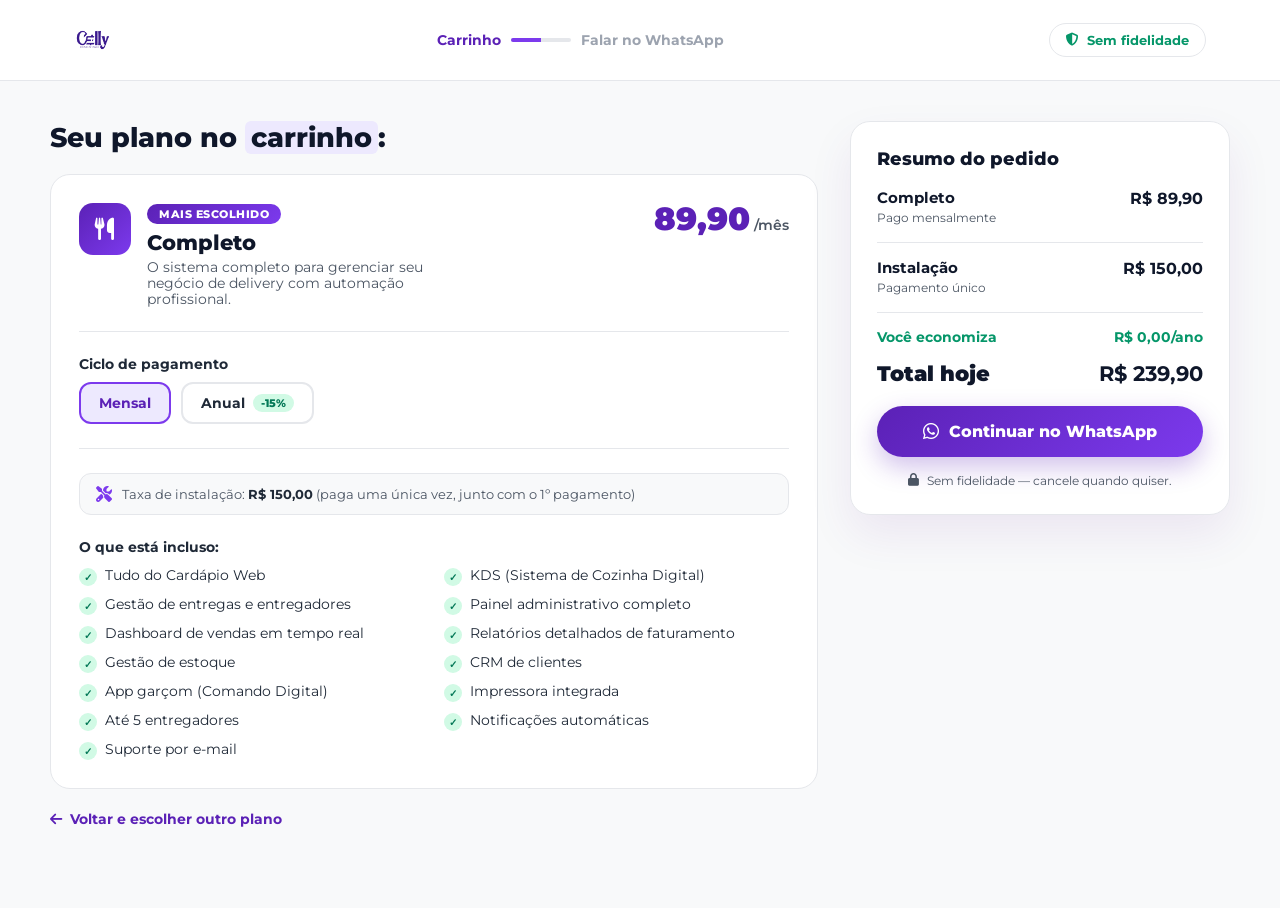
<file: carrinho-delivery.html>
<!DOCTYPE html>
<html lang="pt-BR">
<head>
<meta charset="UTF-8">
<meta name="viewport" content="width=device-width, initial-scale=1.0">
<meta name="description" content="Finalize a contratação do seu plano de delivery da Celly Sistemas.">
<title>Finalizar contratação | Celly Sistemas</title>
<link rel="icon" type="image/png" href="portifolio-img/img/favicon-celly.png">
<link rel="preconnect" href="https://fonts.googleapis.com">
<link rel="preconnect" href="https://fonts.gstatic.com" crossorigin>
<link href="https://fonts.googleapis.com/css2?family=Montserrat:wght@500;600;700;800;900&display=swap" rel="stylesheet">
<link rel="stylesheet" href="https://cdnjs.cloudflare.com/ajax/libs/font-awesome/6.4.0/css/all.min.css">
<link rel="stylesheet" href="carrinho.css?v=1">
</head>
<body>

<header class="cart-header">
  <div class="cart-header-inner">
    <a href="index.html" class="cart-logo">
      <img src="portifolio-img/img/logo celly1.png" alt="Celly Sistemas">
    </a>
    <div class="cart-steps">
      <span class="cart-step active">Carrinho</span>
      <span class="cart-step-bar"><span></span></span>
      <span class="cart-step">Falar no WhatsApp</span>
    </div>
    <span class="cart-badge-seguro"><i class="fas fa-shield-alt"></i> Sem fidelidade</span>
  </div>
</header>

<main class="cart-main">
  <div class="cart-grid">

    <!-- COLUNA ESQUERDA -->
    <div class="cart-col-principal">
      <h1>Seu plano no <span>carrinho</span>:</h1>

      <div class="cart-produto">
        <div class="cart-produto-topo">
          <div class="cart-produto-info">
            <span class="cart-produto-icon"><i class="fas fa-utensils"></i></span>
            <div>
              <span class="cart-produto-badge" id="cartBadge">MAIS ESCOLHIDO</span>
              <h2 id="cartNome">Completo</h2>
              <p id="cartDesc">O sistema completo para gerenciar seu negócio de delivery</p>
            </div>
          </div>
          <div class="cart-produto-preco">
            <span class="cart-preco-atual"><span id="cartPreco">89,90</span><small id="cartPrecoSufixo">/mês</small></span>
          </div>
        </div>

        <div class="cart-ciclo">
          <span class="cart-ciclo-label">Ciclo de pagamento</span>
          <div class="cart-ciclo-opcoes">
            <button type="button" class="cart-ciclo-btn active" data-ciclo="mensal">Mensal</button>
            <button type="button" class="cart-ciclo-btn" data-ciclo="anual">Anual <span>-15%</span></button>
          </div>
        </div>

        <div class="cart-instalacao">
          <i class="fas fa-tools"></i>
          <span>Taxa de instalação: <strong id="cartInstalacao">R$ 150,00</strong> (paga uma única vez, junto com o 1º pagamento)</span>
        </div>

        <div class="cart-inclui">
          <span class="cart-inclui-titulo">O que está incluso:</span>
          <ul id="cartBeneficios"></ul>
        </div>
      </div>

      <a href="index.html#planosSection" class="cart-voltar"><i class="fas fa-arrow-left"></i> Voltar e escolher outro plano</a>
    </div>

    <!-- RESUMO DO PEDIDO -->
    <aside class="cart-resumo">
      <h3>Resumo do pedido</h3>

      <div class="cart-resumo-linha">
        <div>
          <strong id="resumoNome">Completo</strong>
          <span id="resumoCiclo">Pago mensalmente</span>
        </div>
        <span id="resumoPreco">R$ 89,90</span>
      </div>

      <div class="cart-resumo-linha">
        <div>
          <strong>Instalação</strong>
          <span>Pagamento único</span>
        </div>
        <span id="resumoInstalacao">R$ 150,00</span>
      </div>

      <div class="cart-resumo-economia" id="resumoEconomiaLinha" hidden>
        <span>Você economiza</span>
        <strong id="resumoEconomia">R$ 0,00/ano</strong>
      </div>

      <div class="cart-resumo-total">
        <span>Total hoje</span>
        <strong id="resumoTotal">R$ 239,90</strong>
      </div>

      <button type="button" id="cartContinuar" class="cart-btn-continuar">
        <i class="fab fa-whatsapp"></i> Continuar no WhatsApp
      </button>

      <p class="cart-resumo-nota"><i class="fas fa-lock"></i> Sem fidelidade — cancele quando quiser.</p>
    </aside>

  </div>
</main>

<script src="carrinho-delivery.js?v=1"></script>
</body>
</html>
</file>
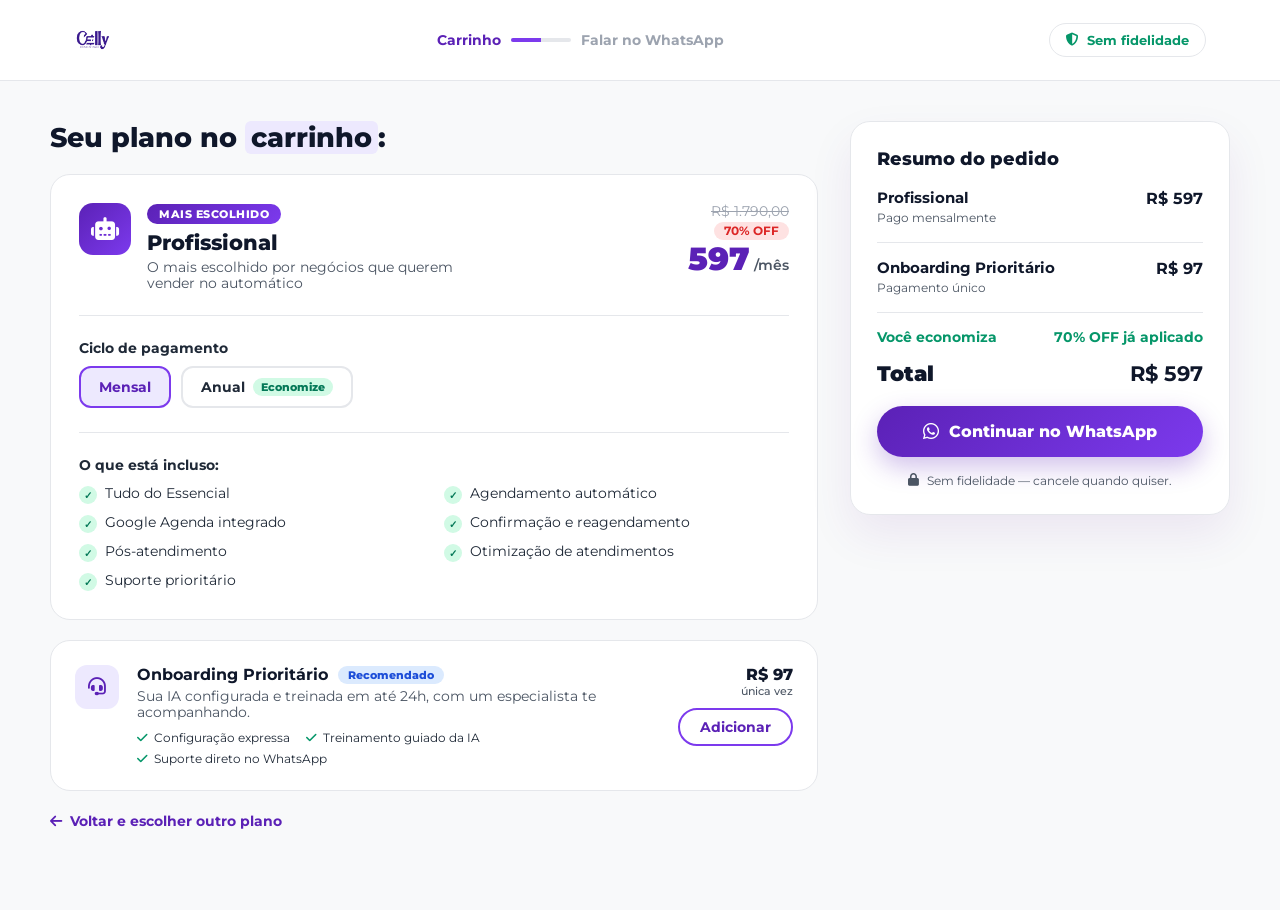
<file: carrinho.html>
<!DOCTYPE html>
<html lang="pt-BR">
<head>
<meta charset="UTF-8">
<meta name="viewport" content="width=device-width, initial-scale=1.0">
<meta name="description" content="Finalize a contratação do seu plano de automação com IA da Celly.">
<title>Finalizar contratação | CellySistemas</title>
<link rel="icon" type="image/png" href="portifolio-img/img/favicon-celly.png">
<link rel="preconnect" href="https://fonts.googleapis.com">
<link rel="preconnect" href="https://fonts.gstatic.com" crossorigin>
<link href="https://fonts.googleapis.com/css2?family=Montserrat:wght@500;600;700;800;900&display=swap" rel="stylesheet">
<link rel="stylesheet" href="https://cdnjs.cloudflare.com/ajax/libs/font-awesome/6.4.0/css/all.min.css">
<link rel="stylesheet" href="carrinho.css?v=1">
</head>
<body>

<header class="cart-header">
  <div class="cart-header-inner">
    <a href="automacao-chatbot.html" class="cart-logo">
      <img src="portifolio-img/img/logo celly1.png" alt="Celly Automação">
    </a>
    <div class="cart-steps">
      <span class="cart-step active">Carrinho</span>
      <span class="cart-step-bar"><span></span></span>
      <span class="cart-step">Falar no WhatsApp</span>
    </div>
    <span class="cart-badge-seguro"><i class="fas fa-shield-alt"></i> Sem fidelidade</span>
  </div>
</header>

<main class="cart-main">
  <div class="cart-grid">

    <!-- COLUNA ESQUERDA -->
    <div class="cart-col-principal">
      <h1>Seu plano no <span>carrinho</span>:</h1>

      <div class="cart-produto">
        <div class="cart-produto-topo">
          <div class="cart-produto-info">
            <span class="cart-produto-icon"><i class="fas fa-robot"></i></span>
            <div>
              <span class="cart-produto-badge" id="cartBadge">MAIS ESCOLHIDO</span>
              <h2 id="cartNome">Profissional</h2>
              <p id="cartDesc">O mais escolhido por negócios que querem vender no automático</p>
            </div>
          </div>
          <div class="cart-produto-preco">
            <span class="cart-preco-antigo" id="cartPrecoAntigo">R$ 1.790,00</span>
            <span class="cart-desconto">70% OFF</span>
            <span class="cart-preco-atual"><span id="cartPreco">597</span><small id="cartPrecoSufixo">/mês</small></span>
          </div>
        </div>

        <div class="cart-ciclo">
          <span class="cart-ciclo-label">Ciclo de pagamento</span>
          <div class="cart-ciclo-opcoes">
            <button type="button" class="cart-ciclo-btn active" data-ciclo="mensal">Mensal</button>
            <button type="button" class="cart-ciclo-btn" data-ciclo="anual">Anual <span>Economize</span></button>
          </div>
        </div>

        <div class="cart-inclui">
          <span class="cart-inclui-titulo">O que está incluso:</span>
          <ul id="cartBeneficios"></ul>
        </div>
      </div>

      <div class="cart-addon">
        <span class="cart-addon-icon"><i class="fas fa-headset"></i></span>
        <div class="cart-addon-texto">
          <div class="cart-addon-topo">
            <strong>Onboarding Prioritário</strong>
            <span class="cart-addon-tag">Recomendado</span>
          </div>
          <p>Sua IA configurada e treinada em até 24h, com um especialista te acompanhando.</p>
          <ul>
            <li><i class="fas fa-check"></i> Configuração expressa</li>
            <li><i class="fas fa-check"></i> Treinamento guiado da IA</li>
            <li><i class="fas fa-check"></i> Suporte direto no WhatsApp</li>
          </ul>
        </div>
        <div class="cart-addon-acao">
          <span class="cart-addon-preco">R$ 97<small>única vez</small></span>
          <button type="button" id="cartAddonBtn" class="cart-addon-btn">Adicionar</button>
        </div>
      </div>

      <a href="automacao-chatbot.html#planos" class="cart-voltar"><i class="fas fa-arrow-left"></i> Voltar e escolher outro plano</a>
    </div>

    <!-- RESUMO DO PEDIDO -->
    <aside class="cart-resumo">
      <h3>Resumo do pedido</h3>

      <div class="cart-resumo-linha">
        <div>
          <strong id="resumoNome">Profissional</strong>
          <span id="resumoCiclo">Pago mensalmente</span>
        </div>
        <span id="resumoPreco">R$ 597</span>
      </div>

      <div class="cart-resumo-linha cart-resumo-addon" id="resumoAddonLinha" hidden>
        <div>
          <strong>Onboarding Prioritário</strong>
          <span>Pagamento único</span>
        </div>
        <span>R$ 97</span>
      </div>

      <div class="cart-resumo-economia">
        <span>Você economiza</span>
        <strong id="resumoEconomia">R$ 1.393,00</strong>
      </div>

      <div class="cart-resumo-total">
        <span>Total</span>
        <strong id="resumoTotal">R$ 597</strong>
      </div>

      <button type="button" id="cartContinuar" class="cart-btn-continuar">
        <i class="fab fa-whatsapp"></i> Continuar no WhatsApp
      </button>

      <p class="cart-resumo-nota"><i class="fas fa-lock"></i> Sem fidelidade — cancele quando quiser.</p>
    </aside>

  </div>
</main>

<script src="carrinho.js?v=1"></script>
</body>
</html>
</file>
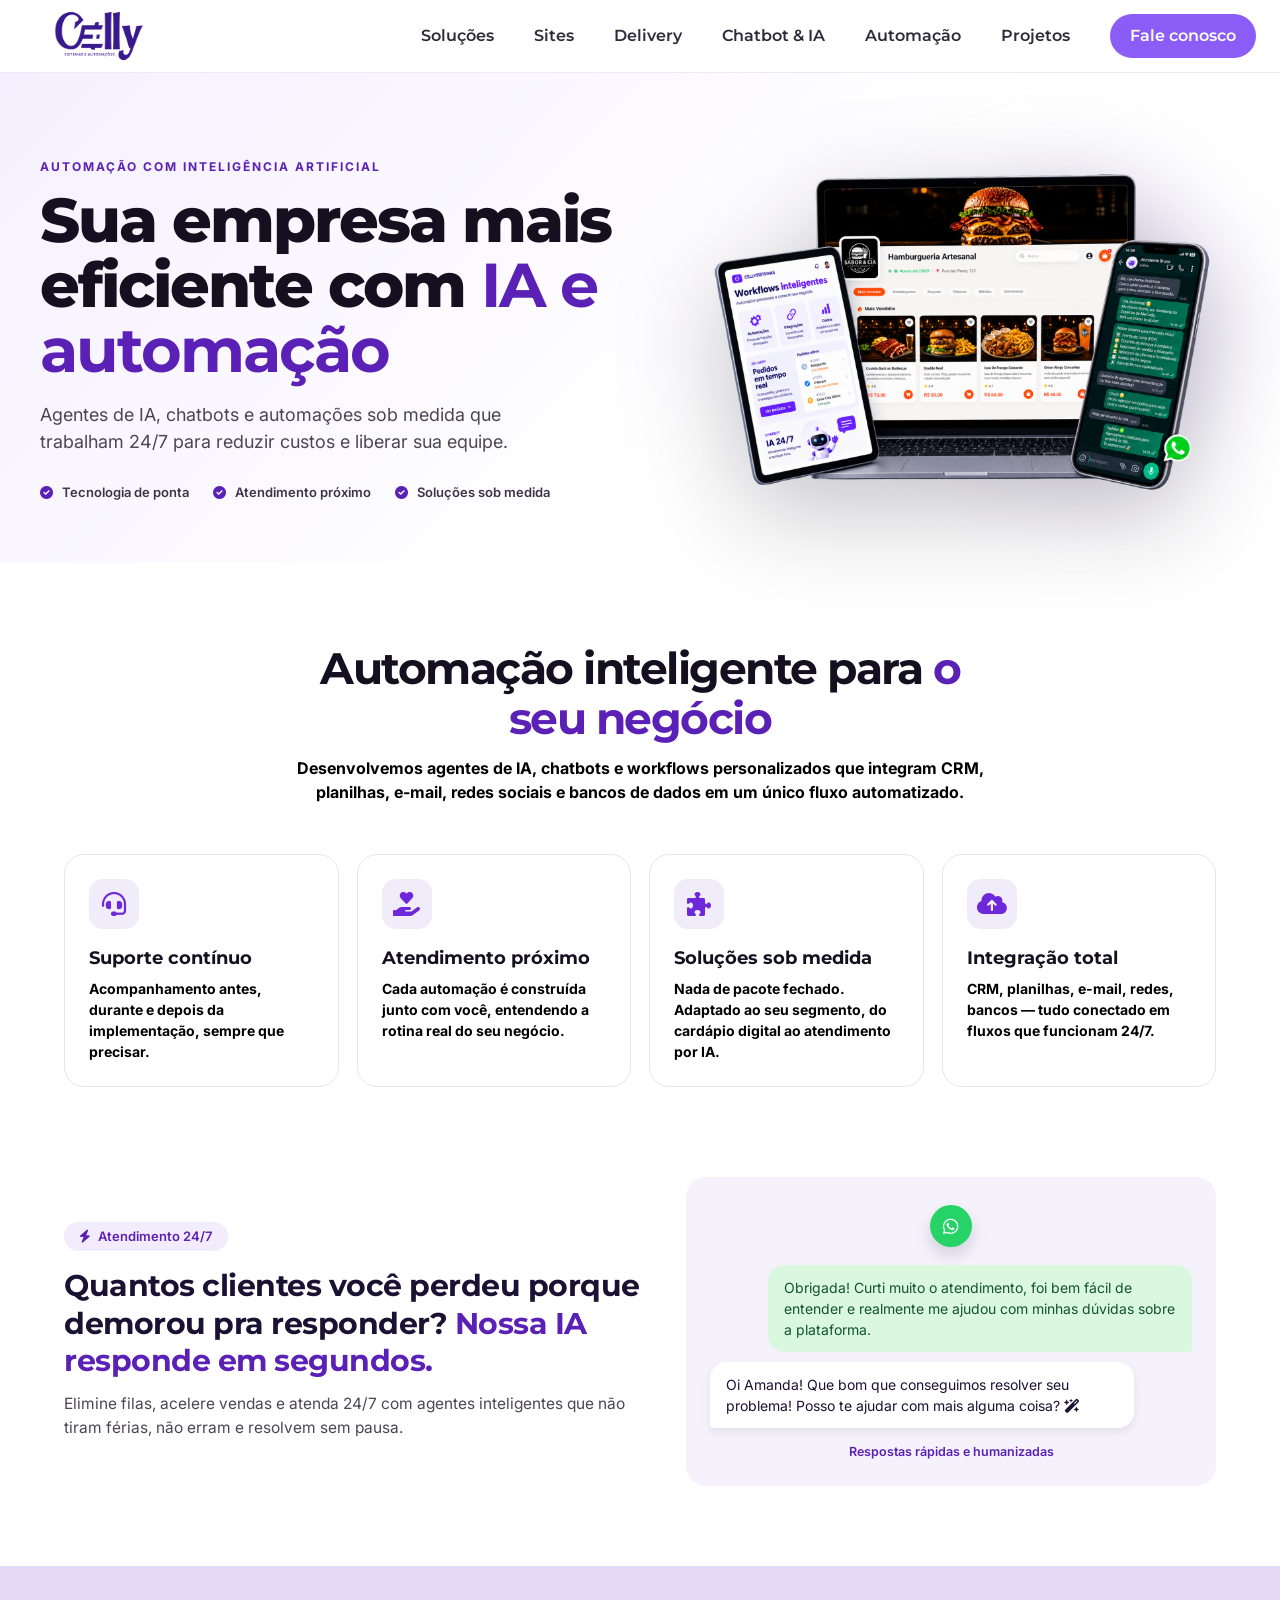
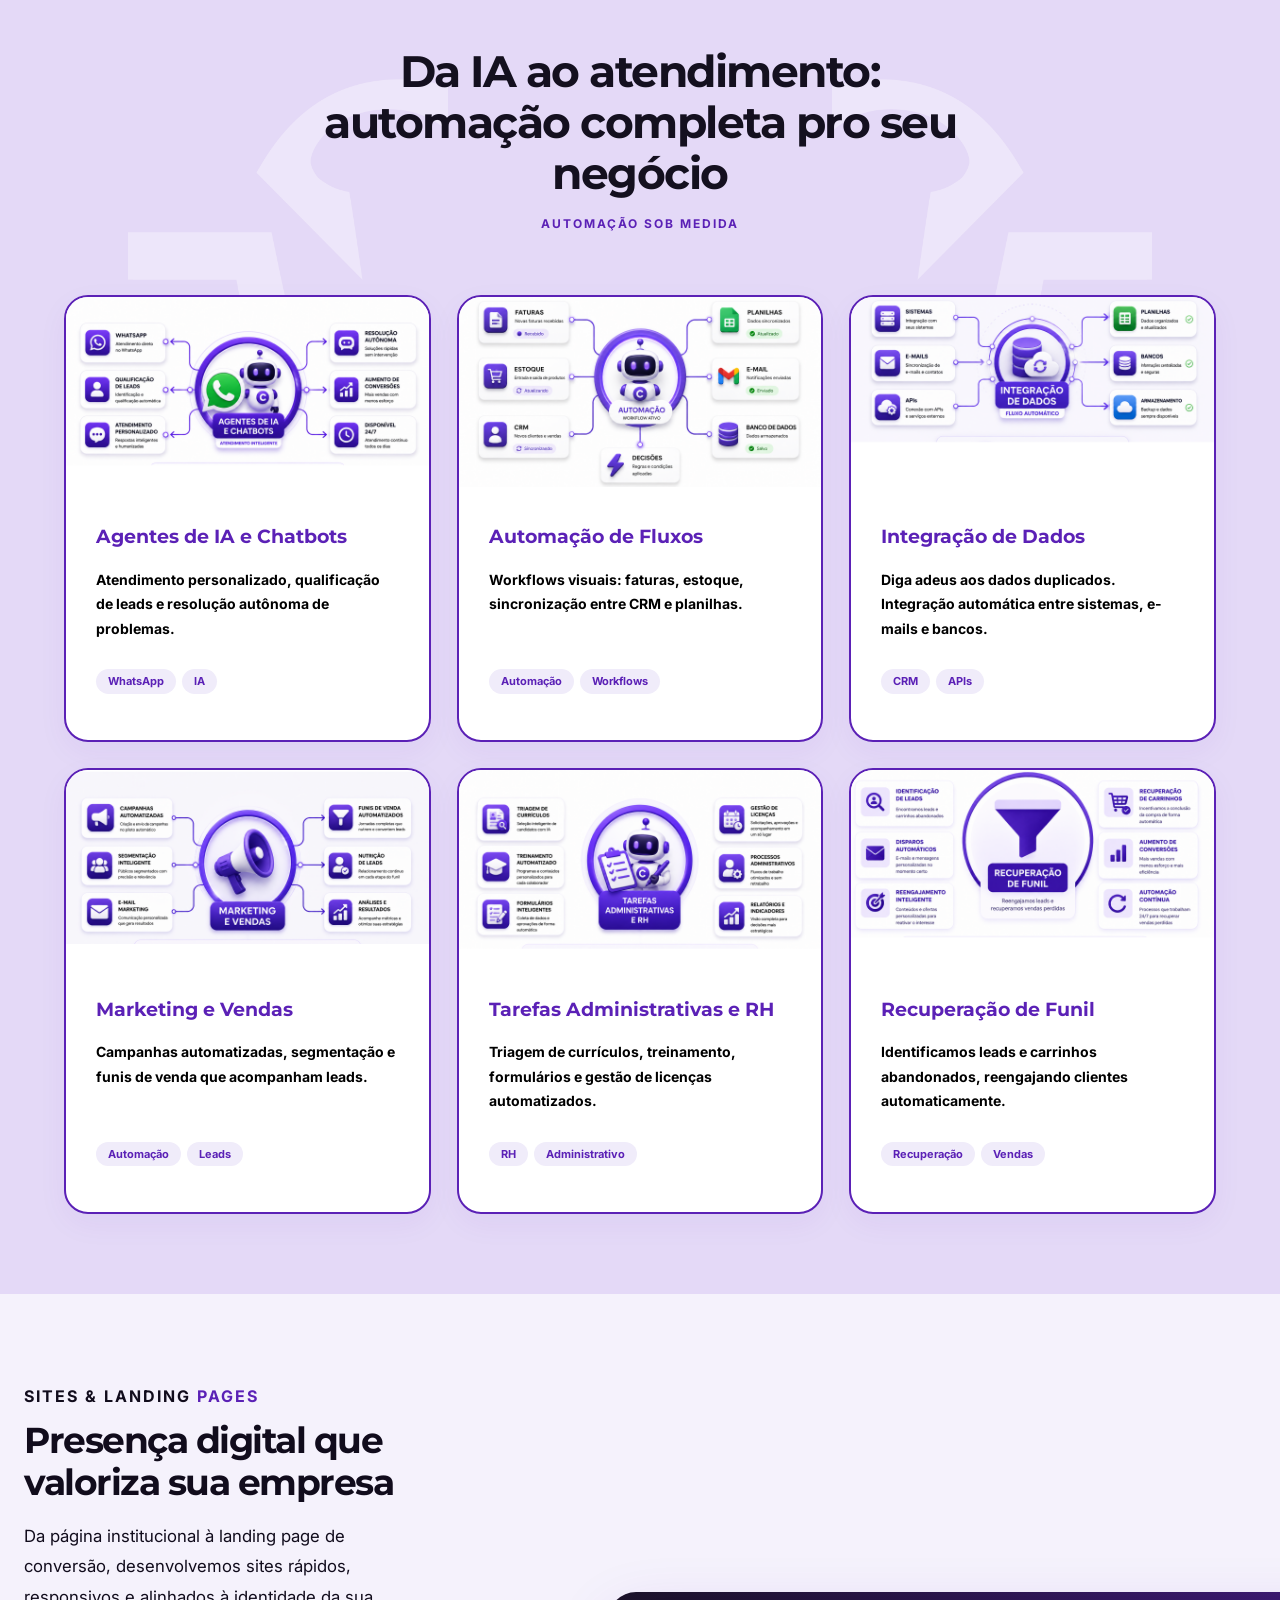
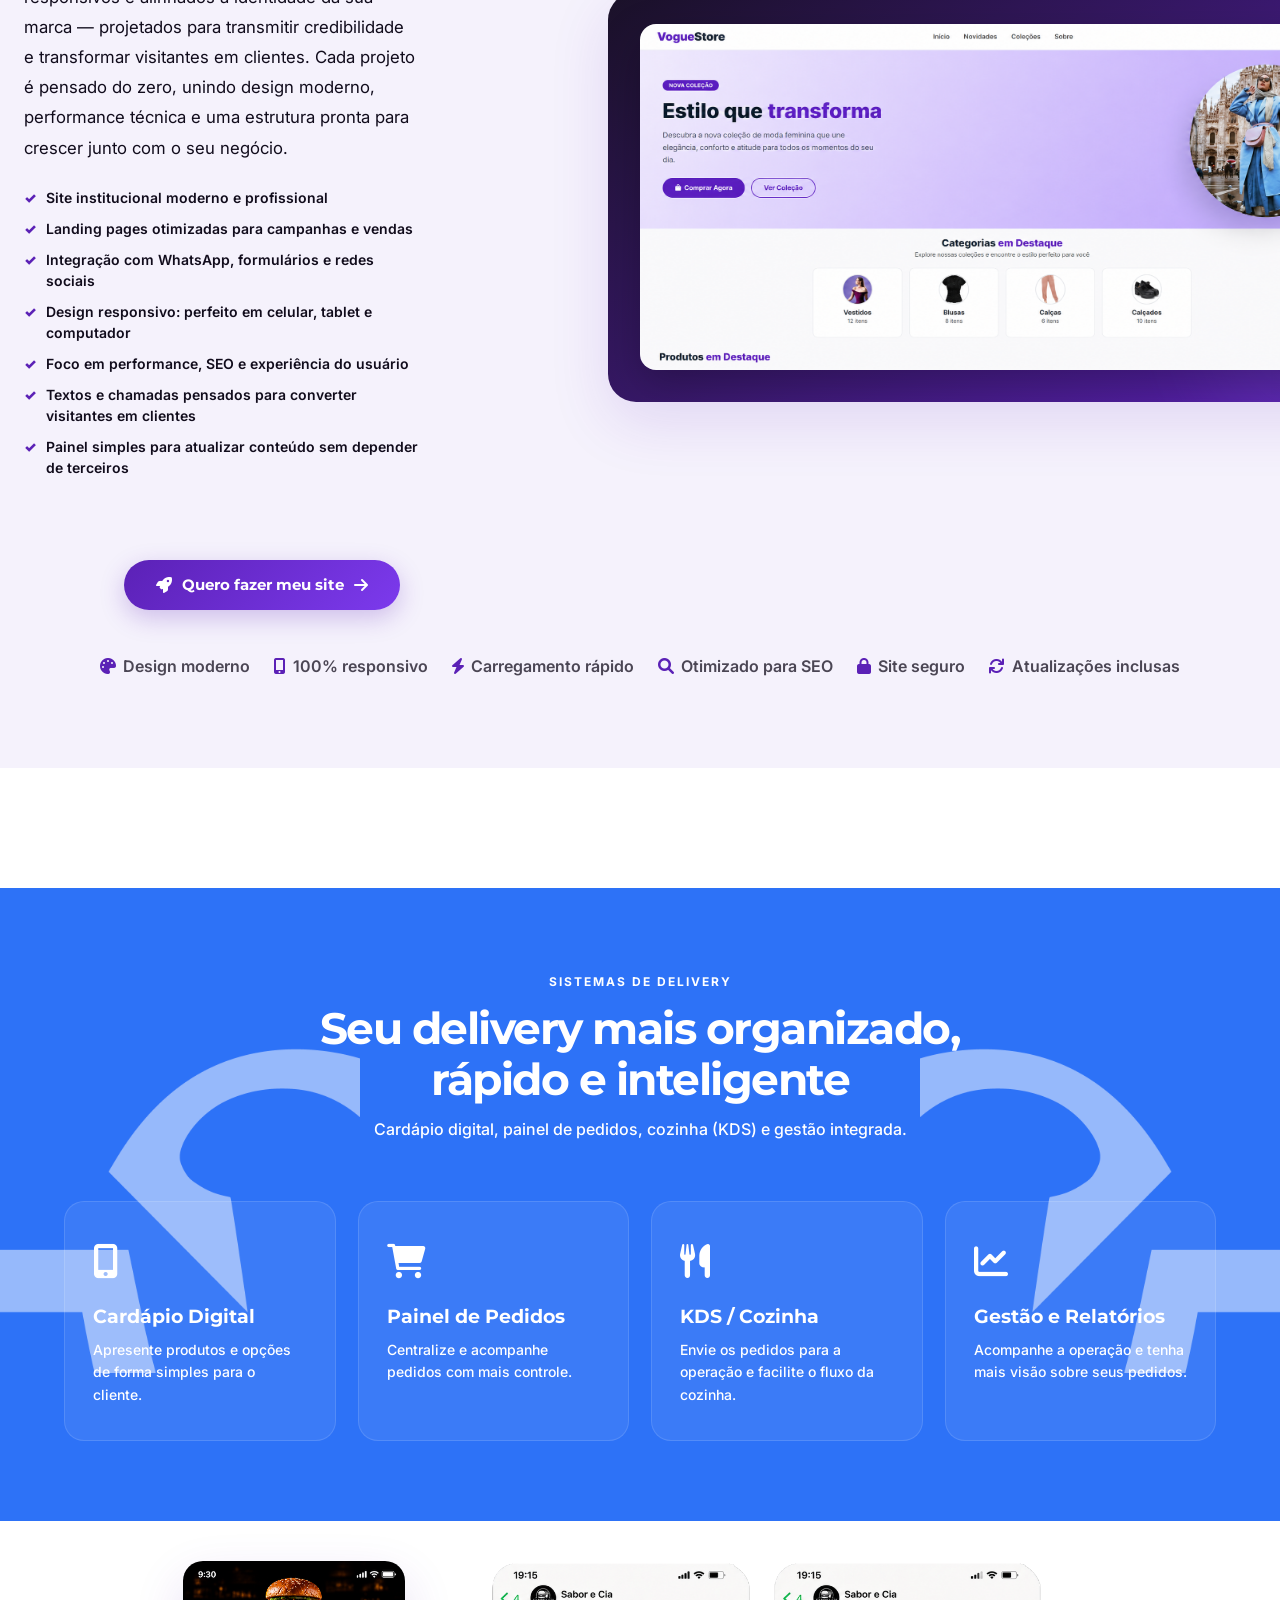
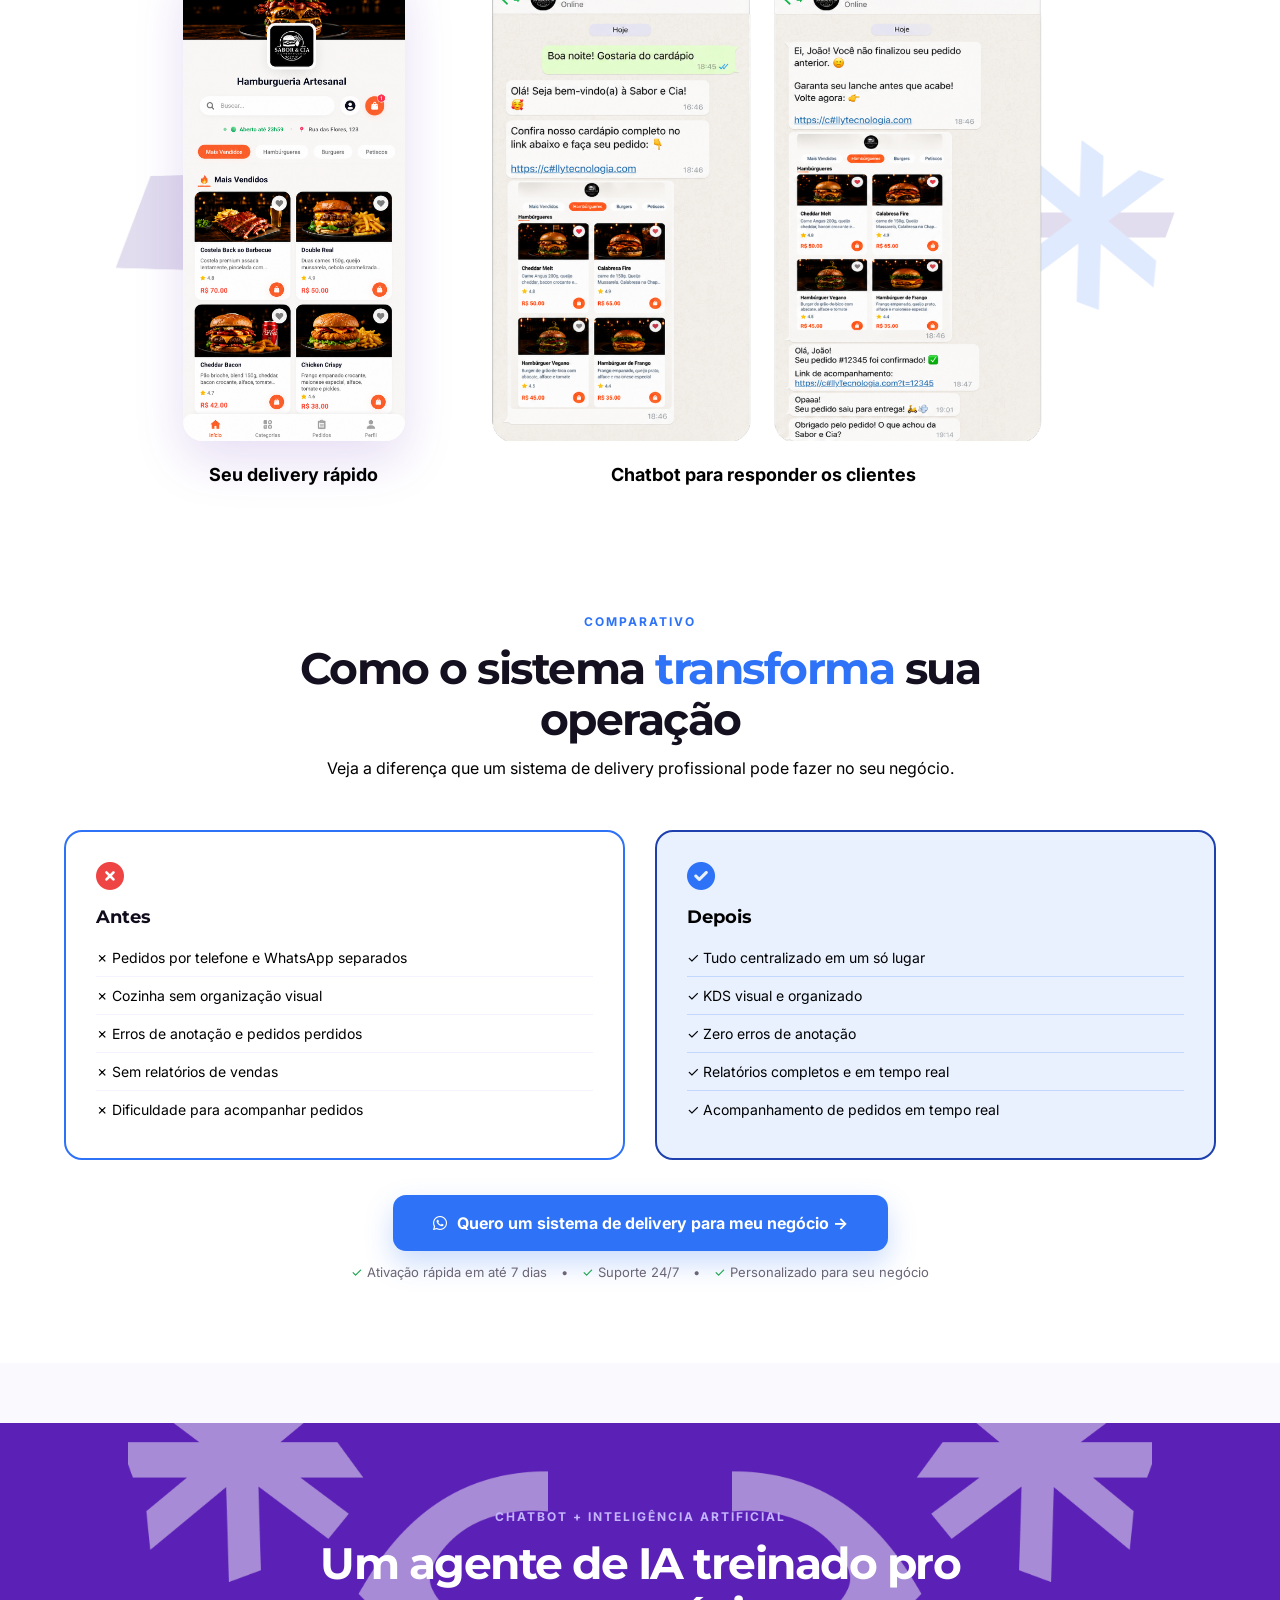
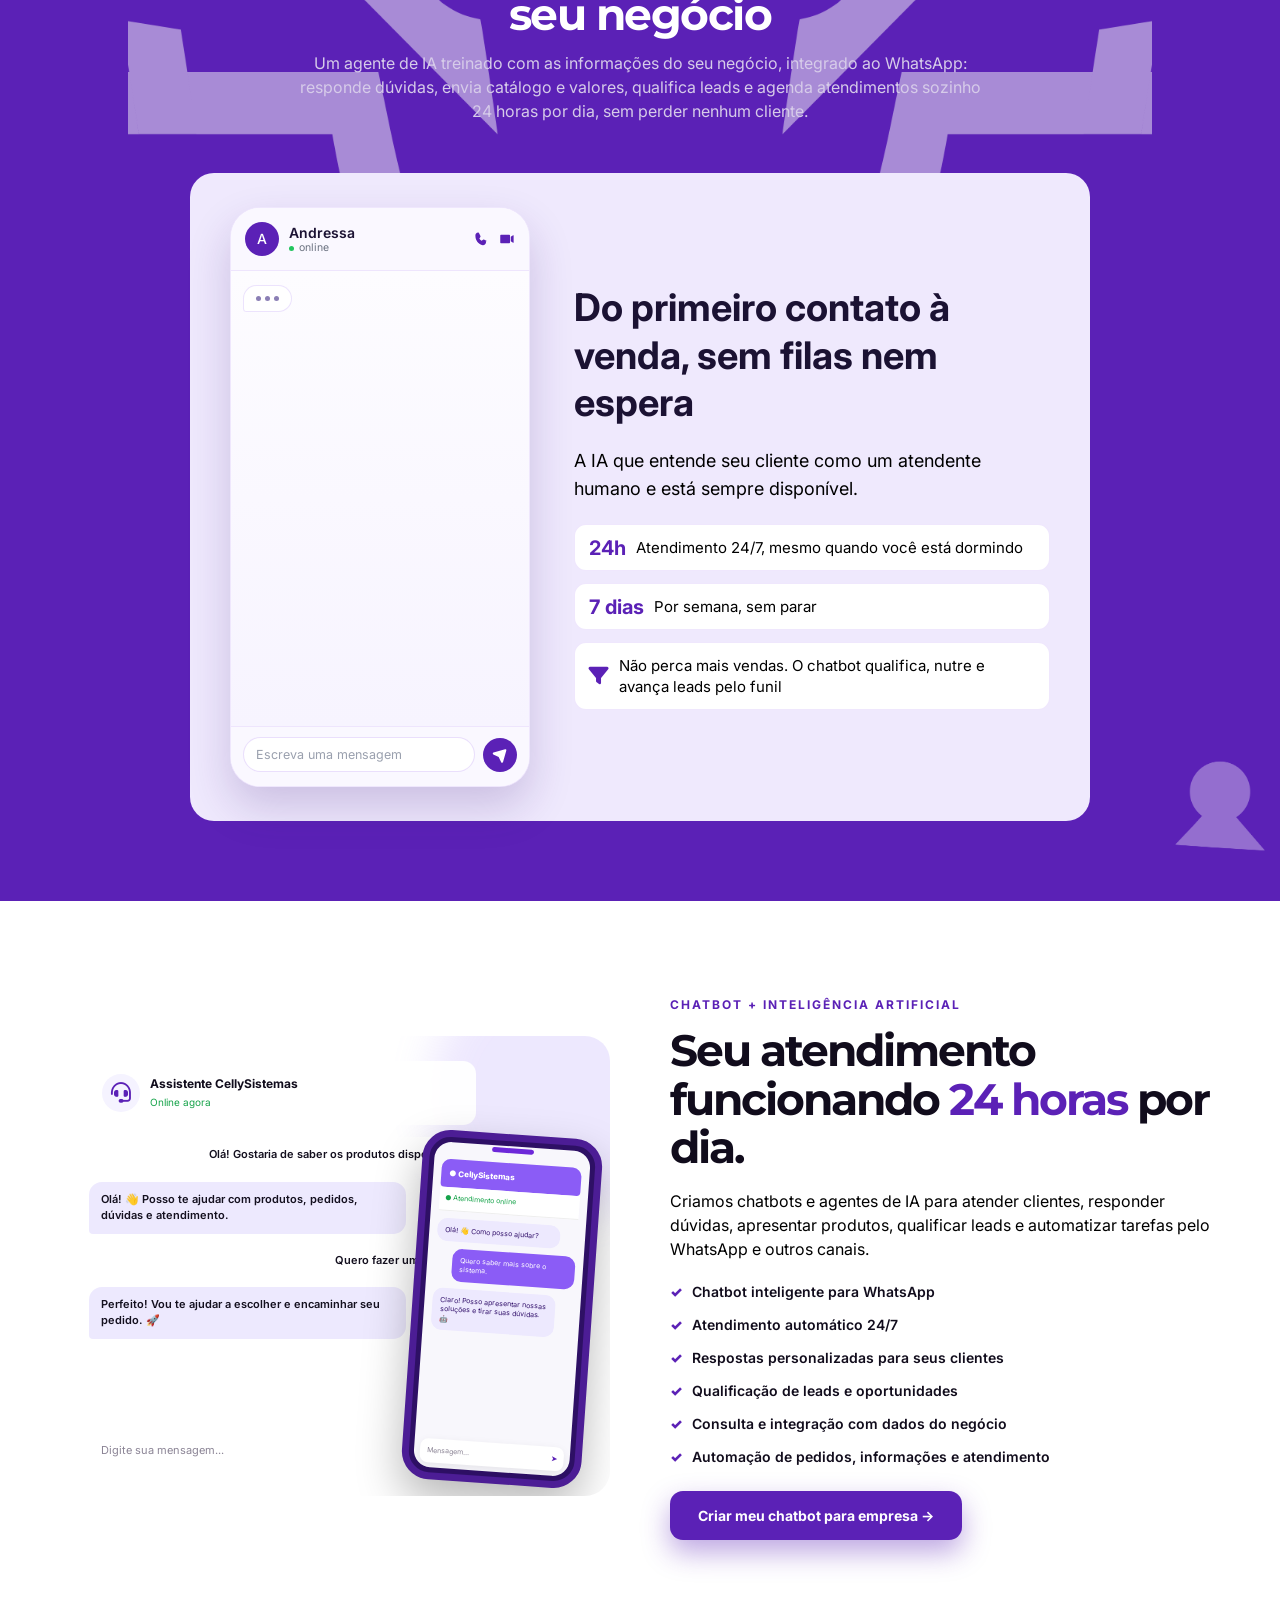
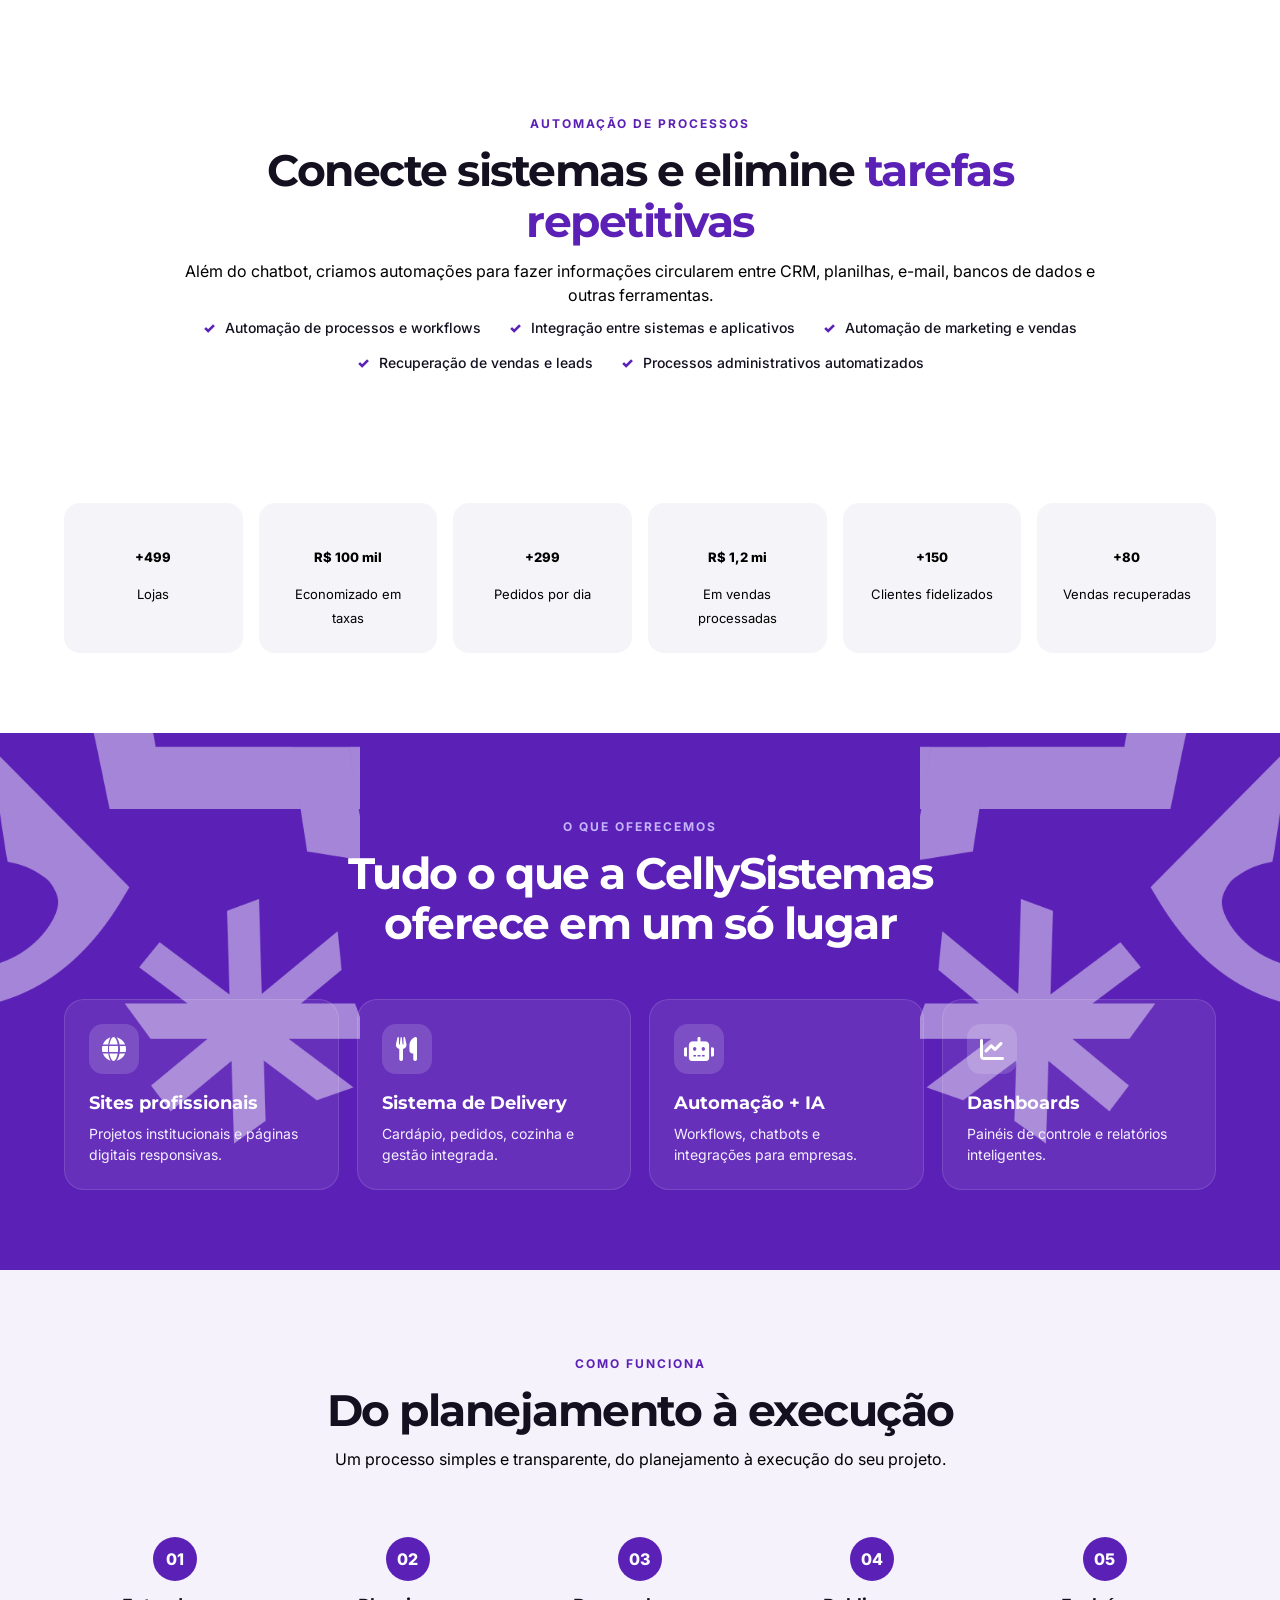
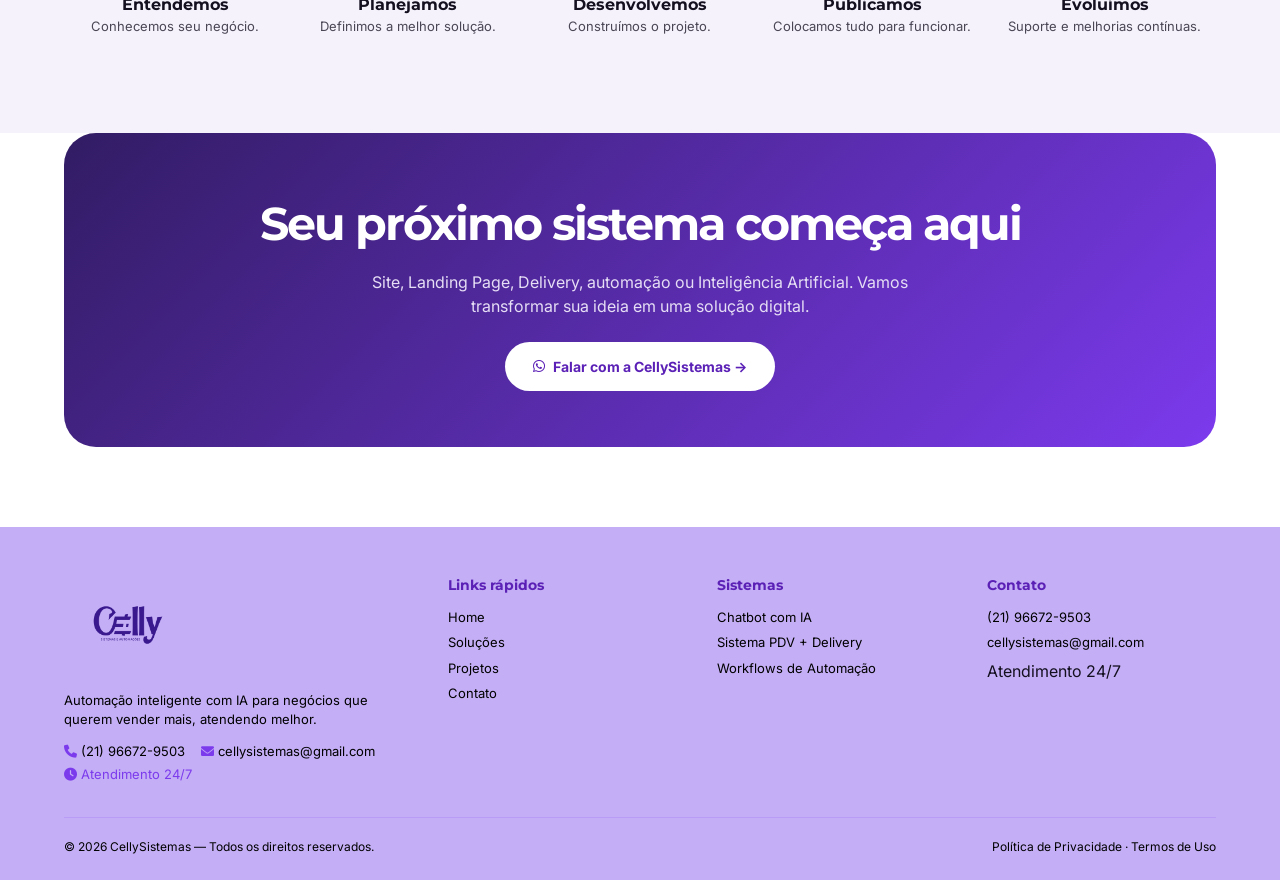
<file: portfolio.html>
<!DOCTYPE html>
<html lang="pt-BR">
<head>
  <meta charset="UTF-8">
  <meta name="viewport" content="width=device-width, initial-scale=1.0">
  <meta name="description" content="CellySistemas — Automação Inteligente com IA para o seu Negócio. Agentes de IA, chatbots, workflows e sistemas personalizados.">
  <title>CellySistemas | Automação com IA</title>
  <link rel="icon" type="image/png" href="portifolio-img/img/favicon-celly.png">
  <!-- Google Fonts & Font Awesome -->
  <link rel="preconnect" href="https://fonts.googleapis.com">
  <link rel="preconnect" href="https://fonts.gstatic.com" crossorigin>
  <link href="https://fonts.googleapis.com/css2?family=Inter:opsz,wght@14..32,400;14..32,500;14..32,600;14..32,700;14..32,800&family=Montserrat:wght@600;700;800;900&display=swap" rel="stylesheet">
  <link rel="stylesheet" href="https://cdnjs.cloudflare.com/ajax/libs/font-awesome/6.0.0-beta3/css/all.min.css">
  <link rel="stylesheet" href="portfolio-styles.css">
</head>
 <body>
<header class="header">
  <div class="container nav">
    <a href="#" class="logo"><img src="portifolio-img/logo/logo-celly.png" alt="CellySistemas"></a>
    <button class="menu-toggle" aria-label="menu">☰</button>
    <nav class="menu">
      <a href="#solucoes">Soluções</a>
      <a href="#sites">Sites</a>
      <a href="index.html" target="_blank" rel="noopener">Delivery</a>
      <a href="automacao-chatbot.html" target="_blank" rel="noopener">Chatbot & IA</a>
      <a href="#automacao">Automação</a>
      <a href="#projetos">Projetos</a>
      <a href="#contato" class="nav-cta">Fale conosco</a>
    </nav>
  </div>
</header>

<main>
  <!-- hero -->
  <section class="hero">
    <div class="container hero-grid">
      <div>
        <span class="eyebrow">Automação com Inteligência Artificial</span>
        <h1>Sua empresa mais eficiente com <strong>IA e automação</strong></h1>
        <p>Agentes de IA, chatbots e automações sob medida que trabalham 24/7 para reduzir custos e liberar sua equipe.</p>
        <div class="hero-trust">
          <span><i class="fas fa-check-circle"></i> Tecnologia de ponta</span>
          <span><i class="fas fa-check-circle"></i> Atendimento próximo</span>
          <span><i class="fas fa-check-circle"></i> Soluções sob medida</span>
        </div>
      </div>
      <div class="device-showcase device-showcase-photo">
        <div class="glow"></div>
        <img src="portifolio-img/comercial/homer.png" alt="Sistemas CellySistemas: site de delivery, workflows inteligentes e chatbot no WhatsApp" class="hero-mockup-img">
      </div>
    </div>
  </section>

  <!-- diferenciais -->
  <section id="solucoes" class="section">
    <div class="container">
      <div class="section-head">
        <h2>Automação inteligente para <span style="color:#5b21b6;">o seu negócio</span></h2>
        <p><strong style="color:#000;">Desenvolvemos agentes de IA, chatbots e workflows personalizados que integram CRM, planilhas, e-mail, redes sociais e bancos de dados em um único fluxo automatizado.</strong></p>
      </div>
      <div class="cards">
        <div class="card"><div class="icon"><i class="fas fa-headset"></i></div><h3>Suporte contínuo</h3><p><strong style="color:#000;">Acompanhamento antes, durante e depois da implementação, sempre que precisar.</strong></p></div>
        <div class="card"><div class="icon"><i class="fas fa-hand-holding-heart"></i></div><h3>Atendimento próximo</h3><p><strong style="color:#000;">Cada automação é construída junto com você, entendendo a rotina real do seu negócio.</strong></p></div>
        <div class="card"><div class="icon"><i class="fas fa-puzzle-piece"></i></div><h3>Soluções sob medida</h3><p><strong style="color:#000;">Nada de pacote fechado. Adaptado ao seu segmento, do cardápio digital ao atendimento por IA.</strong></p></div>
        <div class="card"><div class="icon"><i class="fas fa-cloud-upload-alt"></i></div><h3>Integração total</h3><p><strong style="color:#000;">CRM, planilhas, e-mail, redes, bancos — tudo conectado em fluxos que funcionam 24/7.</strong></p></div>
      </div>
      <div class="aicare-showcase">
        <div class="aicare-text">
          <span class="aicare-badge"><i class="fas fa-bolt"></i> Atendimento 24/7</span>
          <h3 class="aicare-title">Quantos clientes você perdeu porque demorou pra responder? <span style="color:#5b21b6;">Nossa IA responde em segundos.</span></h3>
          <p class="aicare-sub">Elimine filas, acelere vendas e atenda 24/7 com agentes inteligentes que não tiram férias, não erram e resolvem sem pausa.</p>
        </div>
        <div class="aicare-visual">
          <div class="aicare-icons">
            <span class="aicare-icon aicare-icon-whatsapp"><i class="fab fa-whatsapp"></i></span>
          </div>
          <div class="aicare-bubbles">
            <div class="aicare-bubble client">Obrigada! Curti muito o atendimento, foi bem fácil de entender e realmente me ajudou com minhas dúvidas sobre a plataforma.</div>
            <div class="aicare-bubble bot">Oi Amanda! Que bom que conseguimos resolver seu problema! Posso te ajudar com mais alguma coisa? <i class="fas fa-wand-magic-sparkles"></i></div>
          </div>
          <span class="aicare-tag">Respostas rápidas e humanizadas</span>
        </div>
      </div>
    </div>
  </section>

  <!-- serviços detalhados -->
  <section class="section section-soft services-section">
    <img src="portifolio-img/identidade-visual/elemento-v08-branco.png" alt="" class="services-decor-left" aria-hidden="true">
    <img src="portifolio-img/identidade-visual/elemento-v08-branco.png" alt="" class="services-decor-right" aria-hidden="true">
    <div class="container">
      <div class="section-head">
        <h2>Da IA ao atendimento: automação completa pro seu negócio</h2>
        <span class="eyebrow">Automação sob medida</span>
      </div>
      <div class="services">
        <div class="service">
          <div class="service-media service-media-photo" aria-hidden="true">
            <img src="portifolio-img/comercial/chat_bot_.png" alt="">
          </div>
          <div class="service-body">
            <h3>Agentes de IA e Chatbots</h3>
            <p>Atendimento personalizado, qualificação de leads e resolução autônoma de problemas.</p>
            <div class="tags"><span class="tag">WhatsApp</span><span class="tag">IA</span></div>
          </div>
        </div>
        <div class="service">
          <div class="service-media service-media-photo" aria-hidden="true">
            <img src="portifolio-img/comercial/fluxo_img.png" alt="">
          </div>
          <div class="service-body">
            <h3>Automação de Fluxos</h3>
            <p>Workflows visuais: faturas, estoque, sincronização entre CRM e planilhas.</p>
            <div class="tags"><span class="tag">Automação</span><span class="tag">Workflows</span></div>
          </div>
        </div>
        <div class="service">
          <div class="service-media service-media-photo" aria-hidden="true">
            <img src="portifolio-img/comercial/banco_de_dados.png" alt="">
          </div>
          <div class="service-body">
            <h3>Integração de Dados</h3>
            <p>Diga adeus aos dados duplicados. Integração automática entre sistemas, e-mails e bancos.</p>
            <div class="tags"><span class="tag">CRM</span><span class="tag">APIs</span></div>
          </div>
        </div>
        <div class="service">
          <div class="service-media service-media-photo" aria-hidden="true">
            <img src="portifolio-img/comercial/marketing_vendas.png" alt="">
          </div>
          <div class="service-body">
            <h3>Marketing e Vendas</h3>
            <p>Campanhas automatizadas, segmentação e funis de venda que acompanham leads.</p>
            <div class="tags"><span class="tag">Automação</span><span class="tag">Leads</span></div>
          </div>
        </div>
        <div class="service">
          <div class="service-media service-media-photo" aria-hidden="true">
            <img src="portifolio-img/comercial/triageans_automação.png" alt="">
          </div>
          <div class="service-body">
            <h3>Tarefas Administrativas e RH</h3>
            <p>Triagem de currículos, treinamento, formulários e gestão de licenças automatizados.</p>
            <div class="tags"><span class="tag">RH</span><span class="tag">Administrativo</span></div>
          </div>
        </div>
        <div class="service">
          <div class="service-media service-media-photo" aria-hidden="true">
            <img src="portifolio-img/comercial/funil_de_vendas.png" alt="">
          </div>
          <div class="service-body">
            <h3>Recuperação de Funil</h3>
            <p>Identificamos leads e carrinhos abandonados, reengajando clientes automaticamente.</p>
            <div class="tags"><span class="tag">Recuperação</span><span class="tag">Vendas</span></div>
          </div>
        </div>
      </div>
    </div>
  </section>

 <!-- ============================================ -->
<!-- SITES & LANDING PAGES - TEXTO À ESQUERDA     -->
<!-- ============================================ -->
<section id="sites" class="section section-soft" style="padding: 90px 0;">
  <div class="container" style="max-width: 1500px;">
    <div class="sites-grid">

      <!-- COLUNA ESQUERDA: TEXTO -->
      <div class="sites-text">
        <span class="eyebrow" style="color: #110C1C; font-size: 16px;">SITES & LANDING <span style="color: #5b21b6;">PAGES</span></span>
        <h2 style="font-size: clamp(26px, 3.2vw, 36px); letter-spacing: -1.5px; margin-bottom: 18px; color: #110C1C; line-height: 1.15;">
          Presença digital que valoriza sua empresa
        </h2>
        <p style="color: #110C1C; margin-bottom: 24px; font-size: 1.05rem; line-height: 1.8; max-width: 600px;">
          Da página institucional à landing page de conversão, desenvolvemos sites rápidos, responsivos e alinhados à identidade da sua marca — projetados para transmitir credibilidade e transformar visitantes em clientes. Cada projeto é pensado do zero, unindo design moderno, performance técnica e uma estrutura pronta para crescer junto com o seu negócio.
        </p>
        <ul class="list" style="max-width: 560px; gap: 10px;">
          <li style="font-size: 14px; font-weight: 600; color: #110C1C;">Site institucional moderno e profissional</li>
          <li style="font-size: 14px; font-weight: 600; color: #110C1C;">Landing pages otimizadas para campanhas e vendas</li>
          <li style="font-size: 14px; font-weight: 600; color: #110C1C;">Integração com WhatsApp, formulários e redes sociais</li>
          <li style="font-size: 14px; font-weight: 600; color: #110C1C;">Design responsivo: perfeito em celular, tablet e computador</li>
          <li style="font-size: 14px; font-weight: 600; color: #110C1C;">Foco em performance, SEO e experiência do usuário</li>
          <li style="font-size: 14px; font-weight: 600; color: #110C1C;">Textos e chamadas pensados para converter visitantes em clientes</li>
          <li style="font-size: 14px; font-weight: 600; color: #110C1C;">Painel simples para atualizar conteúdo sem depender de terceiros</li>
        </ul>
      </div>

      <!-- COLUNA DIREITA: PRINT DO SITE -->
      <div class="sites-print-container" style="width: 100%;">
        <div class="sites-print-glow"></div>
        <img
          class="sites-print-image"
          src="portifolio-img/img/print%20do%20site.png"
          alt="Print do site desenvolvido pela CellySistemas"
          onerror="this.style.display='none'; this.nextElementSibling.style.display='flex';"
        >
        <div class="sites-print-fallback">
          <div style="font-size: 3rem; margin-bottom: 12px;">🖥️</div>
          <h3 style="color: #C4B5FD; font-size: 1.2rem;">Print do Site</h3>
          <p style="color: rgba(255,255,255,0.6);">Projeto desenvolvido pela CellySistemas</p>
        </div>
      </div>

      <!-- BOTÃO ROXO "QUERO FAZER MEU SITE" -->
      <div class="sites-cta">
        <a href="#contato" class="btn-site">
          <i class="fas fa-rocket"></i>
          Quero fazer meu site
          <i class="fas fa-arrow-right arrow"></i>
        </a>
      </div>

    </div>

    <!-- SELOS DE CONFIANÇA -->
    <div style="display:flex; flex-wrap:wrap; justify-content:center; gap:24px; margin-top:44px;">
      <span style="display:inline-flex; align-items:center; gap:7px; font-size:16px; font-weight:600; color:#4B4654;"><i class="fas fa-palette" style="color:#5b21b6;"></i> Design moderno</span>
      <span style="display:inline-flex; align-items:center; gap:7px; font-size:16px; font-weight:600; color:#4B4654;"><i class="fas fa-mobile-screen-button" style="color:#5b21b6;"></i> 100% responsivo</span>
      <span style="display:inline-flex; align-items:center; gap:7px; font-size:16px; font-weight:600; color:#4B4654;"><i class="fas fa-bolt" style="color:#5b21b6;"></i> Carregamento rápido</span>
      <span style="display:inline-flex; align-items:center; gap:7px; font-size:16px; font-weight:600; color:#4B4654;"><i class="fas fa-magnifying-glass" style="color:#5b21b6;"></i> Otimizado para SEO</span>
      <span style="display:inline-flex; align-items:center; gap:7px; font-size:16px; font-weight:600; color:#4B4654;"><i class="fas fa-lock" style="color:#5b21b6;"></i> Site seguro</span>
      <span style="display:inline-flex; align-items:center; gap:7px; font-size:16px; font-weight:600; color:#4B4654;"><i class="fas fa-arrows-rotate" style="color:#5b21b6;"></i> Atualizações inclusas</span>
    </div>
  </div>
</section>

  <div class="espaco-delivery"></div>

  <!-- delivery -->
  <section id="delivery" class="section delivery">
    <img src="portifolio-img/identidade-visual/elemento-v08-branco.png" alt="" class="projetos-decor" aria-hidden="true">
    <img src="portifolio-img/identidade-visual/elemento-v08-branco.png" alt="" class="projetos-decor-right" aria-hidden="true">
    <div class="container">
      <div class="section-head">
        <span class="eyebrow">Sistemas de Delivery</span>
        <h2>Seu delivery mais organizado, rápido e inteligente</h2>
        <p>Cardápio digital, painel de pedidos, cozinha (KDS) e gestão integrada.</p>
      </div>
      <div class="delivery-grid">
        <div class="delivery-card"><div class="icon"><i class="fas fa-mobile-alt"></i></div><h3>Cardápio Digital</h3><p>Apresente produtos e opções de forma simples para o cliente.</p></div>
        <div class="delivery-card"><div class="icon"><i class="fas fa-shopping-cart"></i></div><h3>Painel de Pedidos</h3><p>Centralize e acompanhe pedidos com mais controle.</p></div>
        <div class="delivery-card"><div class="icon"><i class="fas fa-utensils"></i></div><h3>KDS / Cozinha</h3><p>Envie os pedidos para a operação e facilite o fluxo da cozinha.</p></div>
        <div class="delivery-card"><div class="icon"><i class="fas fa-chart-line"></i></div><h3>Gestão e Relatórios</h3><p>Acompanhe a operação e tenha mais visão sobre seus pedidos.</p></div>
      </div>
    </div>
  </section>

  <!-- chatbot preview -->
  <section class="section chatbot-preview-section" style="padding: 40px 0;">
    <img src="portifolio-img/elementos/CELLY elementos-12.png" alt="" class="chatbot-preview-decor-left" aria-hidden="true">
    <img src="portifolio-img/elementos/CELLY elementos-09.png" alt="" class="chatbot-preview-decor-right" aria-hidden="true">
    <div class="container chatbot-preview-row">
      <div class="chatbot-preview-item">
        <img src="portifolio-img/carrosel/test6.png" alt="Cardápio Digital Sabor & Cia" style="border-radius: 20px; box-shadow: 0 20px 50px rgba(91,33,182,0.15);">
        <p class="chatbot-preview-caption">Seu delivery rápido</p>
      </div>
      <div class="chatbot-preview-item">
        <img src="portifolio-img/comercial/chat%20bot.png" alt="Chat Bot Celly">
        <p class="chatbot-preview-caption">Chatbot para responder os clientes</p>
      </div>
    </div>
  </section>

  <!-- ===== COMPARATIVO ANTES VS DEPOIS ===== -->
  <section id="comparativo" class="section">
    <div class="container">
      <div class="section-head">
        <span class="eyebrow">Comparativo</span>
        <h2>Como o sistema <span style="color:#2d72f7;">transforma</span> sua operação</h2>
        <p style="color:#000;">Veja a diferença que um sistema de delivery profissional pode fazer no seu negócio.</p>
      </div>

      <div class="comparativo-grid" style="display:grid; grid-template-columns:1fr 1fr; gap:30px;">
        <!-- ANTES -->
        <div style="background:#fff; border-radius:18px; padding:30px; border:2px solid #2d72f7;">
          <i class="fas fa-circle-xmark" style="font-size:28px; color:#ef4444;"></i>
          <h4 style="margin:12px 0 8px 0; font-size:18px; color:#110C1C;">Antes</h4>
          <ul style="list-style:none; padding:0; color:#000; font-size:14px;">
            <li style="padding:8px 0; border-bottom:1px solid #F5F3FF;">✗ Pedidos por telefone e WhatsApp separados</li>
            <li style="padding:8px 0; border-bottom:1px solid #F5F3FF;">✗ Cozinha sem organização visual</li>
            <li style="padding:8px 0; border-bottom:1px solid #F5F3FF;">✗ Erros de anotação e pedidos perdidos</li>
            <li style="padding:8px 0; border-bottom:1px solid #F5F3FF;">✗ Sem relatórios de vendas</li>
            <li style="padding:8px 0;">✗ Dificuldade para acompanhar pedidos</li>
          </ul>
        </div>

        <!-- DEPOIS -->
        <div style="background:rgba(45,114,247,0.10); border-radius:18px; padding:30px; color:#000; border:2px solid #1e40af;">
          <i class="fas fa-circle-check" style="font-size:28px; color:#2d72f7;"></i>
          <h4 style="margin:12px 0 8px 0; font-size:18px;">Depois</h4>
          <ul style="list-style:none; padding:0; font-size:14px;">
            <li style="padding:8px 0; border-bottom:1px solid rgba(45,114,247,0.20);">✓ Tudo centralizado em um só lugar</li>
            <li style="padding:8px 0; border-bottom:1px solid rgba(45,114,247,0.20);">✓ KDS visual e organizado</li>
            <li style="padding:8px 0; border-bottom:1px solid rgba(45,114,247,0.20);">✓ Zero erros de anotação</li>
            <li style="padding:8px 0; border-bottom:1px solid rgba(45,114,247,0.20);">✓ Relatórios completos e em tempo real</li>
            <li style="padding:8px 0;">✓ Acompanhamento de pedidos em tempo real</li>
          </ul>
        </div>
      </div>

      <!-- BOTÃO CTA -->
      <div style="text-align:center; margin-top:35px;">
        <a href="https://wa.me/5521966729503" target="_blank" rel="noopener" class="btn-delivery" style="background:#2d72f7; color:#fff; padding:16px 40px; border-radius:13px; font-weight:700; font-size:16px; text-decoration:none; display:inline-flex; align-items:center; gap:10px; box-shadow:0 12px 28px rgba(45,114,247,0.25); transition:0.25s;">
          <i class="fab fa-whatsapp"></i> Quero um sistema de delivery para meu negócio →
        </a>
        <p style="margin-top:12px; color:#6B6575; font-size:13px;">
          <span style="color:#16A34A;">✓</span> Ativação rápida em até 7 dias
          <span style="margin:0 10px;">•</span>
          <span style="color:#16A34A;">✓</span> Suporte 24/7
          <span style="margin:0 10px;">•</span>
          <span style="color:#16A34A;">✓</span> Personalizado para seu negócio
        </p>
      </div>
    </div>
  </section>

  <!-- ESPAÇO BRANCO ENTRE DELIVERY E CHATBOT -->
  <div class="spacer"></div>

  <!-- CHATBOT + IA - NOVO LAYOUT -->
  <section id="chatbot" class="section chatbot-section">
    <img src="portifolio-img/elementos/CELLY ID V Elementos-06.png" alt="" class="chatbot-decor-topleft" aria-hidden="true">
    <img src="portifolio-img/elementos/CELLY ID V Elementos-06.png" alt="" class="chatbot-decor-topright" aria-hidden="true">
    <img src="portifolio-img/identidade-visual/elementos-10-branco.png" alt="" class="chatbot-decor-right-low" aria-hidden="true">
    <div class="container">
      <div class="section-head">
        <span class="eyebrow">Chatbot + Inteligência Artificial</span>
        <h2>Um agente de IA treinado pro seu negócio</h2>
        <p>Um agente de IA treinado com as informações do seu negócio, integrado ao WhatsApp: responde dúvidas, envia catálogo e valores, qualifica leads e agenda atendimentos sozinho  24 horas por dia, sem perder nenhum cliente.</p>
      </div>

      <!-- ---------- animação do telefone: "veja na prática" ---------- -->
      <div class="bot-chatdemo reveal">
        <div class="bot-chatdemo-phone">
          <div class="bot-chatdemo-header">
            <div class="bot-chatdemo-avatar">A</div>
            <div class="bot-chatdemo-ident">
              <span class="bot-chatdemo-nome">Andressa</span>
              <span class="bot-chatdemo-status"><i></i>online</span>
            </div>
            <svg class="bot-chatdemo-hicon" viewBox="0 0 256 256" aria-hidden="true"><path d="M222 158.5l-47.7-21.4a14 14 0 00-13.6 1.2l-24.1 16.1a70.4 70.4 0 01-34.9-34.7l16.2-24.4a14 14 0 001.1-13.5L97.5 34a14 14 0 00-14.6-8.3A50.2 50.2 0 0038 75.4C38 175.9 118.2 226 158.6 226a50.2 50.2 0 0049.7-44.9 14 14 0 00-6.3-13.5z"/></svg>
            <svg class="bot-chatdemo-hicon" viewBox="0 0 256 256" aria-hidden="true"><path d="M164 60H32a12 12 0 00-12 12v112a12 12 0 0012 12h132a12 12 0 0012-12V72a12 12 0 00-12-12zm70 14v108a6 6 0 01-9 5.2l-37-21.4V90.2l37-21.4a6 6 0 019 5.2z"/></svg>
          </div>
          <!-- as mensagens são inseridas aqui pelo JS -->
          <div class="bot-chatdemo-corpo" id="botChatCorpo"></div>
          <div class="bot-chatdemo-input">
            <span>Escreva uma mensagem</span>
            <button type="button" id="botChatReplay" aria-label="Reiniciar conversa">
              <svg viewBox="0 0 256 256" aria-hidden="true"><path d="M210.3 35.9L23.9 88.4a16 16 0 00-2.6 29.8l85.4 40.1 40.1 85.4a16 16 0 0029.8-2.6L229.1 54.6a16 16 0 00-18.8-18.7z"/></svg>
            </button>
          </div>
        </div>

        <div class="bot-chatdemo-texto">
          <h3 class="bot-chatdemo-titulo">Do primeiro contato à venda, sem filas nem espera</h3>
          <p class="bot-chatdemo-sub">A IA que entende seu cliente como um atendente humano e está sempre disponível.</p>
          <ul class="bot-chatdemo-stats">
            <li><strong>24h</strong><span>Atendimento 24/7, mesmo quando você está dormindo</span></li>
            <li><strong>7 dias</strong><span>Por semana, sem parar</span></li>
            <li><strong><i class="fas fa-filter"></i></strong><span>Não perca mais vendas. O chatbot qualifica, nutre e avança leads pelo funil</span></li>
          </ul>
        </div>
      </div>
    </div>
  </section>

  <!-- ===== CHATBOT + IA (detalhe visual) ===== -->
  <section id="chatbot-detalhes" class="section chatbot-detail-section">
    <div class="container split">
      <!-- COLUNA ESQUERDA: VISUAL DO CHAT -->
      <div class="visual-box chatbot-visual">
        <div class="chat-header">
          <span class="chat-avatar"><i class="fas fa-headset" style="color:#5b21b6;"></i></span>
          <div>
            <strong>Assistente CellySistemas</strong>
            <small>Online agora</small>
          </div>
        </div>
        <div class="chat-messages">
          <div class="chat-bubble client">Olá! Gostaria de saber os produtos disponíveis.</div>
          <div class="chat-bubble bot">Olá! 👋 Posso te ajudar com produtos, pedidos, dúvidas e atendimento.</div>
          <div class="chat-bubble client">Quero fazer um pedido.</div>
          <div class="chat-bubble bot">Perfeito! Vou te ajudar a escolher e encaminhar seu pedido. 🚀</div>
        </div>
        <div class="chat-input">Digite sua mensagem... <span>➤</span></div>

        <!-- CELULAR MOCK DENTRO DO CHAT -->
        <div class="chat-phone">
          <div class="chat-phone-speaker"></div>
          <div class="chat-phone-screen">
            <div class="phone-top">● CellySistemas</div>
            <div class="phone-status">● Atendimento online</div>
            <div class="phone-msg received">Olá! 👋 Como posso ajudar?</div>
            <div class="phone-msg sent">Quero saber mais sobre o sistema.</div>
            <div class="phone-msg received">Claro! Posso apresentar nossas soluções e tirar suas dúvidas. 🤖</div>
            <div class="phone-input">Mensagem... <b>➤</b></div>
          </div>
        </div>
      </div>

      <!-- COLUNA DIREITA: TEXTO E LISTA -->
      <div>
        <span class="eyebrow">CHATBOT + INTELIGÊNCIA ARTIFICIAL</span>
        <h2>Seu atendimento funcionando <span style="color:#5b21b6;">24 horas</span> por dia.</h2>
        <p style="color:#000;">Criamos chatbots e agentes de IA para atender clientes, responder dúvidas, apresentar produtos, qualificar leads e automatizar tarefas pelo WhatsApp e outros canais.</p>
        <ul class="list">
          <li>Chatbot inteligente para WhatsApp</li>
          <li>Atendimento automático 24/7</li>
          <li>Respostas personalizadas para seus clientes</li>
          <li>Qualificação de leads e oportunidades</li>
          <li>Consulta e integração com dados do negócio</li>
          <li>Automação de pedidos, informações e atendimento</li>
        </ul>
        <div class="hero-actions" style="margin-top:24px">
          <a href="#contato" class="btn btn-primary" style="background:#5b21b6; box-shadow:0 12px 28px rgba(91,33,182,0.4);">Criar meu chatbot para empresa →</a>
        </div>
      </div>
    </div>
  </section>


  <!-- automação n8n -->
  <section id="automacao" class="section">
    <div class="container">
      <div class="section-head" style="max-width:960px;">
        <span class="eyebrow">Automação de processos</span>
        <h2>Conecte sistemas e elimine <span style="color:#5b21b6;">tarefas repetitivas</span></h2>
        <p style="color:#000;">Além do chatbot, criamos automações para fazer informações circularem entre CRM, planilhas, e-mail, bancos de dados e outras ferramentas.</p>
        <ul class="list" style="display:flex; flex-wrap:wrap; justify-content:center; text-align:left; gap:14px 28px; margin-top:10px;">
          <li>Automação de processos e workflows</li>
          <li>Integração entre sistemas e aplicativos</li>
          <li>Automação de marketing e vendas</li>
          <li>Recuperação de vendas e leads</li>
          <li>Processos administrativos automatizados</li>
        </ul>
      </div>
    </div>
  </section>

  <!-- estatísticas -->
  <section class="section" style="padding-top:0;">
    <div class="container">
      <div class="stats-row">
        <div class="stat-box"><strong><span class="stat-num" data-prefix="+" data-target="500" data-decimals="0" data-suffix="">0</span></strong><span>Lojas</span></div>
        <div class="stat-box"><strong><span class="stat-num" data-prefix="R$ " data-target="100" data-decimals="0" data-suffix=" mil">0</span></strong><span>Economizado em taxas</span></div>
        <div class="stat-box"><strong><span class="stat-num" data-prefix="+" data-target="300" data-decimals="0" data-suffix="">0</span></strong><span>Pedidos por dia</span></div>
        <div class="stat-box"><strong><span class="stat-num" data-prefix="R$ " data-target="1.2" data-decimals="1" data-suffix=" mi">0</span></strong><span>Em vendas processadas</span></div>
        <div class="stat-box"><strong><span class="stat-num" data-prefix="+" data-target="150" data-decimals="0" data-suffix="">0</span></strong><span>Clientes fidelizados</span></div>
        <div class="stat-box"><strong><span class="stat-num" data-prefix="+" data-target="80" data-decimals="0" data-suffix="">0</span></strong><span>Vendas recuperadas</span></div>
      </div>
    </div>
  </section>

  <!-- projetos -->
  <section id="projetos" class="section">
    <img src="portifolio-img/identidade-visual/demostracao-branco.png" alt="" class="projetos-decor" aria-hidden="true">
    <img src="portifolio-img/identidade-visual/demostracao-branco.png" alt="" class="projetos-decor-right" aria-hidden="true">
    <div class="container">
      <div class="section-head">
        <span class="eyebrow">O que oferecemos</span>
        <h2>Tudo o que a CellySistemas oferece em um só lugar</h2>
      </div>
      <div class="cards">
        <div class="card"><div class="icon"><i class="fas fa-globe"></i></div><h3>Sites profissionais</h3><p>Projetos institucionais e páginas digitais responsivas.</p></div>
        <div class="card"><div class="icon"><i class="fas fa-utensils"></i></div><h3>Sistema de Delivery</h3><p>Cardápio, pedidos, cozinha e gestão integrada.</p></div>
        <div class="card"><div class="icon"><i class="fas fa-robot"></i></div><h3>Automação + IA</h3><p>Workflows, chatbots e integrações para empresas.</p></div>
        <div class="card"><div class="icon"><i class="fas fa-chart-line"></i></div><h3>Dashboards</h3><p>Painéis de controle e relatórios inteligentes.</p></div>
      </div>
    </div>
  </section>

  <!-- como funciona -->
  <section class="section section-soft">
    <div class="container">
      <div class="section-head">
        <span class="eyebrow">Como funciona</span>
        <h2>Do planejamento à execução</h2>
        <p style="color:#000;">Um processo simples e transparente, do planejamento à execução do seu projeto.</p>
      </div>
      <div class="steps">
        <div class="step"><div class="step-number">01</div><h3>Entendemos</h3><p>Conhecemos seu negócio.</p></div>
        <div class="step"><div class="step-number">02</div><h3>Planejamos</h3><p>Definimos a melhor solução.</p></div>
        <div class="step"><div class="step-number">03</div><h3>Desenvolvemos</h3><p>Construímos o projeto.</p></div>
        <div class="step"><div class="step-number">04</div><h3>Publicamos</h3><p>Colocamos tudo para funcionar.</p></div>
        <div class="step"><div class="step-number">05</div><h3>Evoluímos</h3><p>Suporte e melhorias contínuas.</p></div>
      </div>
    </div>
  </section>

  <!-- cta -->
  <section id="contato" class="section" style="padding-top:0;">
    <div class="container">
      <div class="cta-box">
        <h2>Seu próximo sistema começa aqui</h2>
        <p>Site, Landing Page, Delivery, automação ou Inteligência Artificial. Vamos transformar sua ideia em uma solução digital.</p>
        <a href="questionario.html" class="btn"><i class="fab fa-whatsapp"></i> Falar com a CellySistemas →</a>
      </div>
    </div>
  </section>
</main>

<footer class="footer">
  <div class="container">
    <div class="footer-grid">
      <div>
        <a href="#" class="logo"><img src="portifolio-img/logo/logo-celly.png" alt="CellySistemas"></a>
        <p>Automação inteligente com IA para negócios que querem vender mais, atendendo melhor.</p>
        <div style="margin-top:12px; display:flex; gap:16px; font-size:13px; color:#000;">
          <span><i class="fas fa-phone" style="color:#7c3aed;"></i> (21) 96672-9503</span>
          <span><i class="fas fa-envelope" style="color:#7c3aed;"></i> cellysistemas@gmail.com</span>
        </div>
        <div style="color:#7c3aed; font-size:13px; margin-top:4px;"><i class="fas fa-clock"></i> Atendimento 24/7</div>
      </div>
      <div><h4>Links rápidos</h4><div class="footer-links"><a href="#">Home</a><a href="#solucoes">Soluções</a><a href="#projetos">Projetos</a><a href="#contato">Contato</a></div></div>
      <div><h4>Sistemas</h4><div class="footer-links"><a href="automacao-chatbot.html" target="_blank" rel="noopener">Chatbot com IA</a><a href="index.html" target="_blank" rel="noopener">Sistema PDV + Delivery</a><a href="#automacao">Workflows de Automação</a></div></div>
      <div><h4>Contato</h4><div class="footer-links"><a href="#">(21) 96672-9503</a><a href="#">cellysistemas@gmail.com</a><span>Atendimento 24/7</span></div></div>
    </div>
    <div class="footer-bottom"><span>© 2026 CellySistemas — Todos os direitos reservados.</span><span>Política de Privacidade · Termos de Uso</span></div>
  </div>
</footer>

<script>
  document.querySelector('.menu-toggle').addEventListener('click', function() {
    const menu = document.querySelector('.menu');
    if (menu.style.display === 'flex') {
      menu.style.display = '';
      menu.style.position = '';
      menu.style.top = '';
      menu.style.left = '';
      menu.style.right = '';
      menu.style.background = '';
      menu.style.padding = '';
      menu.style.flexDirection = '';
      menu.style.borderBottom = '';
    } else {
      menu.style.display = 'flex';
      menu.style.position = 'absolute';
      menu.style.top = '72px';
      menu.style.left = '0';
      menu.style.right = '0';
      menu.style.background = '#fff';
      menu.style.padding = '24px';
      menu.style.flexDirection = 'column';
      menu.style.borderBottom = '1px solid #ede9f5';
      menu.style.boxShadow = '0 12px 24px rgba(0,0,0,0.05)';
    }
  });

  // ===== SCROLL REVEAL: conteúdo sobe e aparece ao rolar a página =====
  document.addEventListener('DOMContentLoaded', function () {
    var seletores = [
      '.section-head', '.card', '.service', '.delivery-card', '.step',
      '.sites-print-container', '.visual-box', '.cta-box', '.aicare-showcase',
      '.chatbot-visual-wrapper', '.chatbot-preview-item', '.footer-grid > div',
      '#sites .container > div > div', '#comparativo .comparativo-grid > div',
      '.bot-chatdemo'
    ].join(', ');

    var alvosBrutos = Array.prototype.slice.call(document.querySelectorAll(seletores));
    // remove elementos aninhados (pai e filho batendo os dois na lista) pra não
    // duplicar a animação e "sobrepor" um no outro durante o scroll
    var alvos = alvosBrutos.filter(function (el) {
      return !alvosBrutos.some(function (outro) { return outro !== el && outro.contains(el); });
    });

    if (!('IntersectionObserver' in window)) {
      // navegador antigo: mostra tudo direto, sem animação
      alvos.forEach(function (el) { el.classList.add('reveal', 'is-visible'); });
      return;
    }

    var observer = new IntersectionObserver(function (entries) {
      entries.forEach(function (entry) {
        if (entry.isIntersecting) {
          entry.target.classList.add('is-visible');
          observer.unobserve(entry.target);
        }
      });
    }, { threshold: 0.15, rootMargin: '0px 0px -80px 0px' });

    // cada seção tem seu próprio "id de animação" (contador de atraso reiniciado
    // por seção), assim o stagger não desalinha quando o cliente desce a página
    var gruposDelay = new WeakMap();
    var grupoSeq = 0;
    alvos.forEach(function (el) {
      var grupo = el.closest('section') || document.body;
      if (!gruposDelay.has(grupo)) {
        gruposDelay.set(grupo, { id: 'reveal-grupo-' + (grupoSeq++), i: 0 });
      }
      var info = gruposDelay.get(grupo);
      el.dataset.revealId = info.id + '-' + info.i;
      el.classList.add('reveal');
      el.style.transitionDelay = (info.i % 4) * 0.08 + 's';
      info.i++;
      observer.observe(el);
    });
  });

  // ===== CHAT DEMO ANIMADO: mensagens digitando/aparecendo sozinhas =====
  (function () {
    function iniciarChatDemo() {
      var corpo = document.getElementById('botChatCorpo');
      if (!corpo) return;

      var SCRIPT = [
        { de: 'bot', texto: 'Olá! Me chamo Andressa, sou a assistente virtual. Como posso te ajudar hoje?' },
        { de: 'me',  texto: 'Oi! Posso saber como funciona?' },
        { de: 'bot', texto: 'Claro. Você escolhe o melhor dia e horário, a gente confirma na hora e no dia você só chega.' },
        { de: 'me',  texto: 'manda os valores?' },
        { de: 'bot', texto: 'Os valores hoje são estes:', precos: [
            { label: 'Plano Básico', valor: 'R$ 55' },
            { label: 'Plano Premium', valor: 'R$ 120' }
          ] },
        { de: 'me',  texto: 'Agendei!' },
        { de: 'bot', texto: 'Obrigada por agendar! Deixei tudo reservado para você.', agenda: true }
      ];

      var CAL = '<svg viewBox="0 0 256 256" aria-hidden="true"><path d="M208 32h-24v-8a8 8 0 00-16 0v8H88v-8a8 8 0 00-16 0v8H48a16 16 0 00-16 16v160a16 16 0 0016 16h160a16 16 0 0016-16V48a16 16 0 00-16-16zm0 176H48V96h160zm-32.6-83.4l-56 56a8 8 0 01-11.3 0l-24-24a8 8 0 0111.3-11.3L113.8 164l50.3-50.3a8 8 0 0111.3 11.3z"/></svg>';

      var timers = [];
      function limpar() { timers.forEach(clearTimeout); timers = []; }
      function baixo() { corpo.scrollTop = corpo.scrollHeight; }
      function tirarTyping() {
        var t = corpo.querySelector('.bot-chatdemo-typing');
        if (t) t.parentNode.removeChild(t);
      }

      function mostrarTyping() {
        tirarTyping();
        var d = document.createElement('div');
        d.className = 'bot-chatdemo-typing';
        d.innerHTML = '<i></i><i></i><i></i>';
        corpo.appendChild(d);
        baixo();
      }

      function addMensagem(m) {
        tirarTyping();
        var row = document.createElement('div');
        row.className = 'bot-chatdemo-row ' + (m.de === 'me' ? 'me' : 'bot');

        var html = '<div class="bot-chatdemo-bolha"><div>' + m.texto + '</div>';
        if (m.precos) {
          html += '<div class="bot-chatdemo-precos">';
          m.precos.forEach(function (p) {
            html += '<div><span>' + p.label + '</span><b>' + p.valor + '</b></div>';
          });
          html += '</div>';
        }
        if (m.agenda) {
          html += '<div class="bot-chatdemo-agenda">' + CAL +
                  '<div><strong>Quinta, 14h30</strong><em>Consulta confirmada</em></div></div>';
        }
        html += '</div>';

        row.innerHTML = html;
        corpo.appendChild(row);
        baixo();
      }

      function tocar() {
        limpar();
        corpo.innerHTML = '';
        var t = 500;
        SCRIPT.forEach(function (m) {
          if (m.de === 'bot') timers.push(setTimeout(mostrarTyping, t));
          t += (m.de === 'bot' ? 1100 : 700);
          timers.push(setTimeout(function () { addMensagem(m); }, t));
          t += 450;
        });
      }

      // toca quando o bloco entra na tela (uma vez só)
      var bloco = corpo.parentNode.parentNode;
      if ('IntersectionObserver' in window) {
        var obs = new IntersectionObserver(function (entradas) {
          entradas.forEach(function (e) {
            if (e.isIntersecting) { tocar(); obs.disconnect(); }
          });
        }, { threshold: 0.25 });
        obs.observe(bloco);
      } else {
        tocar();
      }

      var btn = document.getElementById('botChatReplay');
      if (btn) btn.addEventListener('click', tocar);
    }

    if (document.readyState === 'loading') {
      document.addEventListener('DOMContentLoaded', iniciarChatDemo);
    } else {
      iniciarChatDemo();
    }
  })();

  // ===== CONTADOR ANIMADO: números das estatísticas rodando até parar =====
  (function () {
    function animarNumero(el) {
      var target = parseFloat(el.getAttribute('data-target'));
      var decimals = parseInt(el.getAttribute('data-decimals'), 10) || 0;
      var prefix = el.getAttribute('data-prefix') || '';
      var suffix = el.getAttribute('data-suffix') || '';
      var duracao = 1400;
      var inicio = null;

      function formatar(valor) {
        var texto = valor.toFixed(decimals).replace('.', ',');
        return prefix + texto + suffix;
      }

      function passo(ts) {
        if (!inicio) inicio = ts;
        var progresso = Math.min((ts - inicio) / duracao, 1);
        var facil = 1 - Math.pow(1 - progresso, 3); // ease-out
        el.textContent = formatar(target * facil);
        if (progresso < 1) {
          requestAnimationFrame(passo);
        } else {
          el.textContent = formatar(target);
        }
      }
      requestAnimationFrame(passo);
    }

    function iniciarContadores() {
      var numeros = document.querySelectorAll('.stat-num');
      if (!numeros.length) return;

      if (!('IntersectionObserver' in window)) {
        numeros.forEach(animarNumero);
        return;
      }
      var obs = new IntersectionObserver(function (entradas) {
        entradas.forEach(function (e) {
          if (e.isIntersecting) {
            animarNumero(e.target);
            obs.unobserve(e.target);
          }
        });
      }, { threshold: 0.4 });
      numeros.forEach(function (el) { obs.observe(el); });
    }

    if (document.readyState === 'loading') {
      document.addEventListener('DOMContentLoaded', iniciarContadores);
    } else {
      iniciarContadores();
    }
  })();
</script>
</body>
</html>
</file>
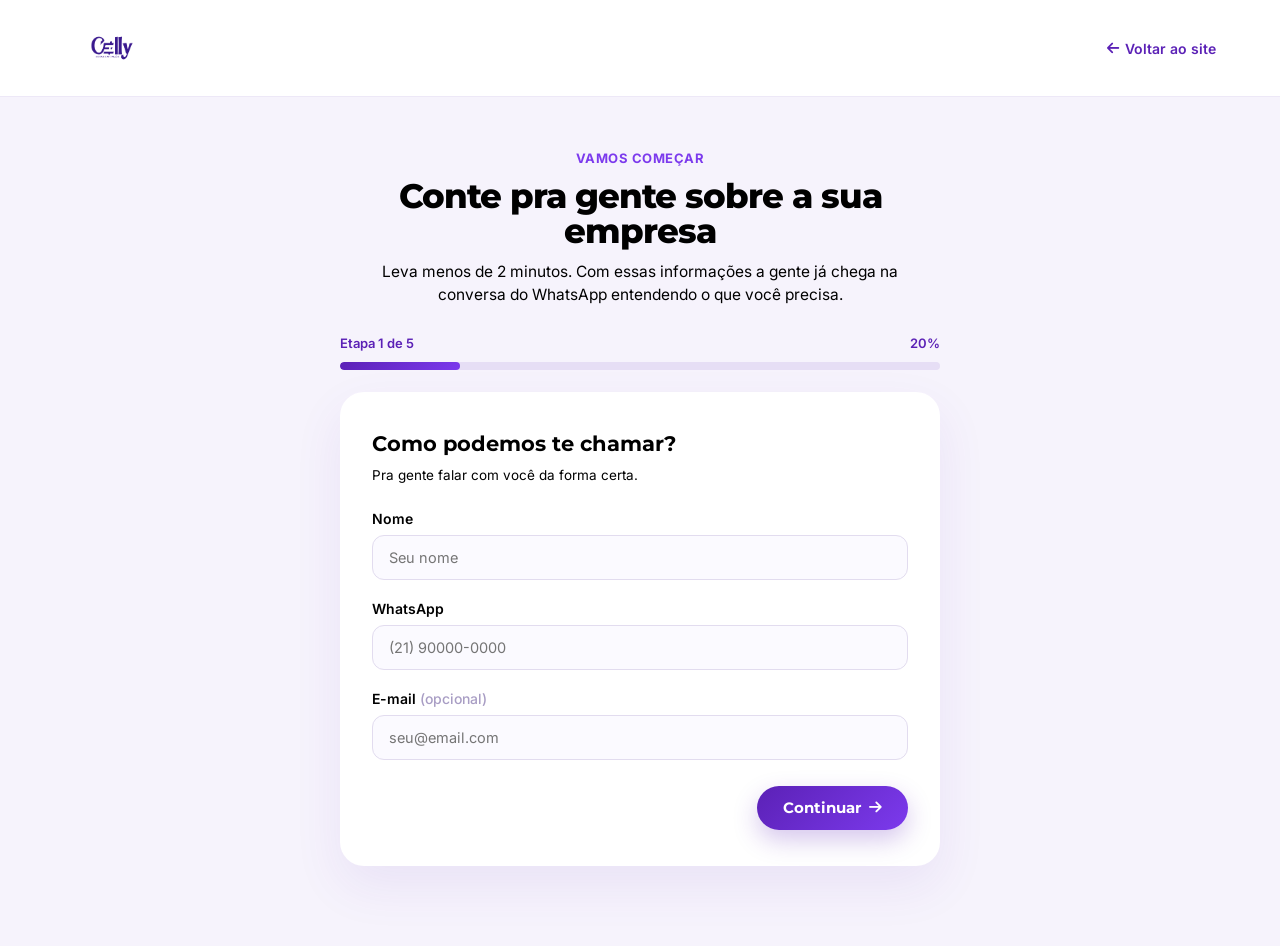
<file: questionario.html>
<!DOCTYPE html>
<html lang="pt-BR">
<head>
  <meta charset="UTF-8">
  <meta name="viewport" content="width=device-width, initial-scale=1.0">
  <meta name="description" content="Conte pra CellySistemas sobre o seu projeto: site, landing page, delivery, automação ou IA. Responda em poucos minutos.">
  <title>Vamos conhecer seu projeto | CellySistemas</title>
  <link rel="icon" type="image/png" href="portifolio-img/img/favicon-celly.png">
  <link rel="preconnect" href="https://fonts.googleapis.com">
  <link rel="preconnect" href="https://fonts.gstatic.com" crossorigin>
  <link href="https://fonts.googleapis.com/css2?family=Inter:opsz,wght@14..32,400;14..32,500;14..32,600;14..32,700;14..32,800&family=Montserrat:wght@600;700;800;900&display=swap" rel="stylesheet">
  <link rel="stylesheet" href="https://cdnjs.cloudflare.com/ajax/libs/font-awesome/6.0.0-beta3/css/all.min.css">
  <link rel="stylesheet" href="portfolio-styles.css">
  <style>
    /* ===== Página do questionário — escopada em .quiz-page ===== */
    .quiz-page { background: #f6f3fc; min-height: 100vh; }
    .quiz-header { background: #fff; border-bottom: 1px solid #ede8f7; padding: 18px 0; }
    .quiz-header .container { display: flex; align-items: center; justify-content: space-between; }
    .quiz-header .logo img { height: 60px; width: auto; display: block; }
    .quiz-header .back-link { color: #5b21b6; font-weight: 600; font-size: 14px; text-decoration: none; display: inline-flex; align-items: center; gap: 6px; }
    .quiz-header .back-link:hover { color: #321c64; }

    .quiz-wrap { max-width: 640px; margin: 0 auto; padding: 48px 20px 80px; }
    .quiz-intro { text-align: center; margin-bottom: 28px; }
    .quiz-intro .eyebrow { display: inline-block; color: #7c3aed; font-weight: 700; font-size: 13px; letter-spacing: 0.5px; text-transform: uppercase; margin-bottom: 10px; }
    .quiz-intro h1 { font-family: 'Montserrat', sans-serif; font-size: clamp(26px, 4vw, 34px); letter-spacing: -1px; color: #000; margin-bottom: 10px; }
    .quiz-intro p { color: #000; font-size: 15.5px; max-width: 520px; margin: 0 auto; }

    .quiz-progress { margin-bottom: 22px; }
    .quiz-progress-label { display: flex; justify-content: space-between; font-size: 13px; font-weight: 600; color: #5b21b6; margin-bottom: 8px; }
    .quiz-progress-bar { height: 8px; border-radius: 20px; background: #e6def5; overflow: hidden; }
    .quiz-progress-fill { height: 100%; background: linear-gradient(135deg, #5b21b6, #7c3aed); border-radius: 20px; transition: width 0.35s ease; }

    .quiz-card { background: #fff; border-radius: 24px; padding: 36px 32px; box-shadow: 0 20px 50px rgba(91,33,182,0.08); }
    .quiz-step { display: none; }
    .quiz-step.active { display: block; animation: quizFade 0.3s ease; }
    @keyframes quizFade { from { opacity: 0; transform: translateY(6px); } to { opacity: 1; transform: translateY(0); } }

    .quiz-step h2 { font-family: 'Montserrat', sans-serif; font-size: 21px; color: #000; margin-bottom: 6px; }
    .quiz-step .hint { color: #000; font-size: 13.5px; margin-bottom: 22px; }

    .quiz-field { margin-bottom: 18px; }
    .quiz-field label { display: block; font-weight: 600; font-size: 14px; color: #000; margin-bottom: 6px; }
    .quiz-field input[type="text"],
    .quiz-field input[type="tel"],
    .quiz-field input[type="email"],
    .quiz-field select,
    .quiz-field textarea {
      width: 100%; padding: 13px 16px; border: 1.5px solid #e2dcef; border-radius: 12px;
      font-family: 'Inter', sans-serif; font-size: 14.5px; color: #000; background: #fbfaff;
      transition: 0.2s;
    }
    .quiz-field input:focus, .quiz-field select:focus, .quiz-field textarea:focus {
      outline: none; border-color: #8b5cf6; background: #fff; box-shadow: 0 0 0 3px rgba(139,92,246,0.12);
    }
    .quiz-field textarea { resize: vertical; min-height: 100px; }

    .quiz-options { display: grid; gap: 10px; }
    .quiz-option { position: relative; }
    .quiz-option input { position: absolute; opacity: 0; }
    .quiz-option label {
      display: flex; align-items: center; gap: 12px; padding: 14px 16px; border: 1.5px solid #e2dcef;
      border-radius: 12px; cursor: pointer; font-weight: 600; font-size: 14.5px; color: #000;
      transition: 0.2s; margin-bottom: 0;
    }
    .quiz-option label i { color: #8b5cf6; font-size: 16px; width: 20px; text-align: center; }
    .quiz-option input:checked + label { border-color: #8b5cf6; background: #f5f1fd; color: #4c1d95; }
    .quiz-option label:hover { border-color: #b9a4e8; }

    .quiz-note { background: #f0ecfa; border-radius: 12px; padding: 12px 16px; font-size: 13px; color: #5b21b6; margin-bottom: 22px; display: flex; gap: 8px; align-items: flex-start; }
    .quiz-note i { margin-top: 1px; }

    .quiz-nav { display: flex; justify-content: space-between; align-items: center; margin-top: 26px; gap: 12px; }
    .quiz-btn { border: none; cursor: pointer; font-family: 'Montserrat', sans-serif; font-weight: 700; font-size: 14.5px; border-radius: 60px; padding: 13px 26px; display: inline-flex; align-items: center; gap: 8px; transition: 0.2s; }
    .quiz-btn-next { background: linear-gradient(135deg, #5b21b6, #7c3aed); color: #fff; box-shadow: 0 10px 24px rgba(91,33,182,0.25); margin-left: auto; }
    .quiz-btn-next:hover { transform: translateY(-2px); box-shadow: 0 14px 28px rgba(91,33,182,0.32); }
    .quiz-btn-back { background: transparent; color: #7c3aed; padding: 13px 10px; }
    .quiz-btn-back:hover { color: #4c1d95; }
    .quiz-btn:disabled { opacity: 0.45; cursor: not-allowed; transform: none !important; }

    .quiz-error { color: #d64545; font-size: 13px; margin-top: -8px; margin-bottom: 14px; display: none; }
    .quiz-error.show { display: block; }

    /* etapa final / obrigado */
    .quiz-done { text-align: center; padding: 20px 0 4px; }
    .quiz-done .check { width: 64px; height: 64px; border-radius: 50%; background: #f0ecfa; color: #5b21b6; display: flex; align-items: center; justify-content: center; font-size: 28px; margin: 0 auto 18px; }
    .quiz-done h2 { margin-bottom: 10px; }
    .quiz-done p { color: #000; font-size: 15px; margin-bottom: 24px; }
    .quiz-done .wpp-link { display: inline-flex; align-items: center; gap: 8px; color: #16a34a; font-weight: 700; font-size: 14px; text-decoration: none; }
    .quiz-done .wpp-link:hover { color: #15803d; }

    @media (max-width: 560px) {
      .quiz-card { padding: 28px 20px; border-radius: 18px; }
      .quiz-wrap { padding: 32px 14px 60px; }
    }
  </style>
</head>
<body class="quiz-page">

  <header class="quiz-header">
    <div class="container">
      <a href="portfolio.html" class="logo"><img src="portifolio-img/logo/logo-celly.png" alt="CellySistemas"></a>
      <a href="portfolio.html" class="back-link"><i class="fas fa-arrow-left"></i> Voltar ao site</a>
    </div>
  </header>

  <div class="quiz-wrap">
    <div class="quiz-intro">
      <span class="eyebrow">Vamos começar</span>
      <h1>Conte pra gente sobre a sua empresa</h1>
      <p>Leva menos de 2 minutos. Com essas informações a gente já chega na conversa do WhatsApp entendendo o que você precisa.</p>
    </div>

    <div class="quiz-progress">
      <div class="quiz-progress-label">
        <span id="stepLabel">Etapa 1 de 5</span>
        <span id="stepPercent">20%</span>
      </div>
      <div class="quiz-progress-bar"><div class="quiz-progress-fill" id="progressFill" style="width:20%;"></div></div>
    </div>

    <div class="quiz-card">
      <form id="quizForm" action="https://formsubmit.co/cellisistemas@gmail.com" method="POST">
        <!-- config do FormSubmit -->
        <input type="hidden" name="_subject" value="Novo lead pelo questionário do site 🎯">
        <input type="hidden" name="_template" value="table">
        <input type="hidden" name="_captcha" value="false">

        <!-- Etapa 1: dados de contato -->
        <div class="quiz-step active" data-step="1">
          <h2>Como podemos te chamar?</h2>
          <p class="hint">Pra gente falar com você da forma certa.</p>
          <div class="quiz-field">
            <label for="nome">Nome</label>
            <input type="text" id="nome" name="Nome" placeholder="Seu nome" required>
          </div>
          <div class="quiz-field">
            <label for="whatsapp">WhatsApp</label>
            <input type="tel" id="whatsapp" name="WhatsApp" placeholder="(21) 90000-0000" required>
          </div>
          <div class="quiz-field">
            <label for="email">E-mail <span style="color:#a89dc4; font-weight:500;">(opcional)</span></label>
            <input type="email" id="email" name="E-mail" placeholder="seu@email.com">
          </div>
        </div>

        <!-- Etapa 2: tipo de projeto -->
        <div class="quiz-step" data-step="2">
          <h2>Qual tipo de projeto você precisa?</h2>
          <p class="hint">Escolha a opção que mais se aproxima da sua ideia.</p>
          <div class="quiz-options">
            <div class="quiz-option">
              <input type="radio" id="tipo1" name="Tipo de projeto" value="Site institucional" required>
              <label for="tipo1"><i class="fas fa-globe"></i> Site institucional</label>
            </div>
            <div class="quiz-option">
              <input type="radio" id="tipo2" name="Tipo de projeto" value="Landing Page">
              <label for="tipo2"><i class="fas fa-bolt"></i> Landing Page</label>
            </div>
            <div class="quiz-option">
              <input type="radio" id="tipo3" name="Tipo de projeto" value="Delivery / Loja virtual">
              <label for="tipo3"><i class="fas fa-store"></i> Delivery / Loja virtual</label>
            </div>
            <div class="quiz-option">
              <input type="radio" id="tipo4" name="Tipo de projeto" value="Automação / Chatbot com IA">
              <label for="tipo4"><i class="fas fa-robot"></i> Automação / Chatbot com IA</label>
            </div>
            <div class="quiz-option">
              <input type="radio" id="tipo5" name="Tipo de projeto" value="Ainda não sei / preciso de orientação">
              <label for="tipo5"><i class="fas fa-circle-question"></i> Ainda não sei / preciso de orientação</label>
            </div>
          </div>
        </div>

        <!-- Etapa 3: descrição -->
        <div class="quiz-step" data-step="3">
          <h2>Fale um pouco sobre a ideia</h2>
          <p class="hint">Pode ser um resumo simples — sem problema se ainda não tiver tudo definido.</p>
          <div class="quiz-field">
            <label for="descricao">Descreva seu projeto</label>
            <textarea id="descricao" name="Descrição do projeto" placeholder="Ex: quero um site de delivery pro meu restaurante, com cardápio online e pagamento pelo site." required></textarea>
          </div>
        </div>

        <!-- Etapa 4: prazo e escopo -->
        <div class="quiz-step" data-step="4">
          <h2>Prazo e escopo do projeto</h2>
          <p class="hint">Pode responder "a definir" se ainda não tiver certeza.</p>
          <div class="quiz-field">
            <label for="prazo">Prazo desejado</label>
            <select id="prazo" name="Prazo desejado" required>
              <option value="" disabled selected>Selecione uma opção</option>
              <option value="O quanto antes">O quanto antes</option>
              <option value="Até 30 dias">Até 30 dias</option>
              <option value="1 a 3 meses">1 a 3 meses</option>
              <option value="Sem pressa / a definir">Sem pressa / a definir</option>
            </select>
          </div>
          <div class="quiz-field">
            <label for="escopo">Qual o tamanho do projeto que você imagina?</label>
            <select id="escopo" name="Tamanho do projeto" required>
              <option value="" disabled selected>Selecione uma opção</option>
              <option value="Algo simples e básico, pra começar">Algo simples e básico, pra começar</option>
              <option value="Algo completo, com várias funcionalidades">Algo completo, com várias funcionalidades</option>
              <option value="Quero o que for melhor pro meu negócio crescer">Quero o que for melhor pro meu negócio crescer</option>
              <option value="Ainda não sei, quero orientação">Ainda não sei, quero orientação</option>
            </select>
          </div>
        </div>

        <!-- Etapa 5: origem -->
        <div class="quiz-step" data-step="5">
          <h2>Última pergunta</h2>
          <p class="hint">Como você conheceu a CellySistemas?</p>
          <div class="quiz-field">
            <select id="origem" name="Como conheceu">
              <option value="" disabled selected>Selecione uma opção</option>
              <option value="Instagram">Instagram</option>
              <option value="Google">Google</option>
              <option value="Indicação de alguém">Indicação de alguém</option>
              <option value="WhatsApp">WhatsApp</option>
              <option value="Outro">Outro</option>
            </select>
          </div>
          <div class="quiz-note"><i class="fas fa-lock"></i> Suas respostas são enviadas direto pro e-mail da CellySistemas e usadas só para te dar um atendimento melhor.</div>
        </div>

        <div class="quiz-error" id="quizError">Por favor, preencha este campo antes de continuar.</div>

        <div class="quiz-nav">
          <button type="button" class="quiz-btn quiz-btn-back" id="btnBack" style="visibility:hidden;"><i class="fas fa-arrow-left"></i> Voltar</button>
          <button type="button" class="quiz-btn quiz-btn-next" id="btnNext">Continuar <i class="fas fa-arrow-right"></i></button>
          <button type="submit" class="quiz-btn quiz-btn-next" id="btnSubmit" style="display:none;">Enviar respostas <i class="fas fa-paper-plane"></i></button>
        </div>
      </form>

      <div class="quiz-done" id="quizDone" style="display:none;">
        <div class="check"><i class="fas fa-check"></i></div>
        <h2>Recebemos suas respostas! 🎉</h2>
        <p>Em breve alguém da CellySistemas entra em contato pelo WhatsApp que você informou. Se preferir, já pode continuar a conversa por lá agora mesmo.</p>
        <a href="https://wa.me/5521966729503" target="_blank" rel="noopener" class="wpp-link"><i class="fab fa-whatsapp"></i> Falar agora no WhatsApp</a>
      </div>
    </div>
  </div>

  <script>
    (function () {
      const form = document.getElementById('quizForm');
      const steps = Array.from(form.querySelectorAll('.quiz-step'));
      const total = steps.length;
      let current = 1;

      const stepLabel = document.getElementById('stepLabel');
      const stepPercent = document.getElementById('stepPercent');
      const progressFill = document.getElementById('progressFill');
      const btnBack = document.getElementById('btnBack');
      const btnNext = document.getElementById('btnNext');
      const btnSubmit = document.getElementById('btnSubmit');
      const quizError = document.getElementById('quizError');
      const quizDone = document.getElementById('quizDone');

      function updateUI() {
        steps.forEach(s => s.classList.toggle('active', Number(s.dataset.step) === current));
        stepLabel.textContent = 'Etapa ' + current + ' de ' + total;
        const pct = Math.round((current / total) * 100);
        stepPercent.textContent = pct + '%';
        progressFill.style.width = pct + '%';
        btnBack.style.visibility = current === 1 ? 'hidden' : 'visible';
        btnNext.style.display = current === total ? 'none' : 'inline-flex';
        btnSubmit.style.display = current === total ? 'inline-flex' : 'none';
        quizError.classList.remove('show');
      }

      function currentStepEl() {
        return steps.find(s => Number(s.dataset.step) === current);
      }

      function validateCurrentStep() {
        const stepEl = currentStepEl();
        const fields = Array.from(stepEl.querySelectorAll('input[required], select[required], textarea[required]'));
        if (fields.length === 0) return true;

        // campos de radio: basta 1 marcado no grupo
        const radioGroups = new Set(fields.filter(f => f.type === 'radio').map(f => f.name));
        for (const name of radioGroups) {
          const checked = stepEl.querySelector('input[name="' + name + '"]:checked');
          if (!checked) return false;
        }
        const others = fields.filter(f => f.type !== 'radio');
        for (const f of others) {
          if (!f.value || !f.value.trim()) return false;
        }
        return true;
      }

      btnNext.addEventListener('click', function () {
        if (!validateCurrentStep()) {
          quizError.classList.add('show');
          return;
        }
        quizError.classList.remove('show');
        if (current < total) {
          current++;
          updateUI();
        }
      });

      btnBack.addEventListener('click', function () {
        if (current > 1) {
          current--;
          updateUI();
        }
      });

      form.addEventListener('submit', function (e) {
        if (!validateCurrentStep()) {
          e.preventDefault();
          quizError.classList.add('show');
          return;
        }
        e.preventDefault();
        btnSubmit.disabled = true;
        btnSubmit.innerHTML = 'Enviando... <i class="fas fa-spinner fa-spin"></i>';

        fetch('https://formsubmit.co/ajax/cellisistemas@gmail.com', {
          method: 'POST',
          headers: { 'Accept': 'application/json' },
          body: new FormData(form)
        })
        .then(() => {
          form.style.display = 'none';
          document.querySelector('.quiz-progress').style.display = 'none';
          quizDone.style.display = 'block';
        })
        .catch(() => {
          btnSubmit.disabled = false;
          btnSubmit.innerHTML = 'Enviar respostas <i class="fas fa-paper-plane"></i>';
          quizError.textContent = 'Não conseguimos enviar agora. Tente novamente ou fale direto no WhatsApp.';
          quizError.classList.add('show');
        });
      });

      updateUI();
    })();
  </script>
</body>
</html>
</file>
<file: automacao-chatbot.css>
/* =========================================================== */
/* Celly AUTOMAÇÃO — CHATBOT COM IA                               */
/* Folha de estilos própria (site novo), mesma paleta do Celly    */
/* =========================================================== */
:root {
    --roxo: #7C3AED;
    --roxo-claro: #8B5CF6;
    --roxo-escuro: #5B21B6;
    --roxo-fraco: #EDE9FE;
    --roxo-transparente: rgba(124, 58, 237, 0.1);
    --roxo-hero: #5A0891;
    --branco: #FFFFFF;
    --cinza-claro: #F8F9FA;
    --cinza-borda: #E5E7EB;
    --cinza-texto: #4B5563;
    --preto-texto: #1F2937;
    --font: 'Montserrat', sans-serif;
    --sombra: 0 20px 45px rgba(90, 8, 145, 0.12);
}

* { margin: 0; padding: 0; box-sizing: border-box; }

html { scroll-behavior: smooth; }

body {
   font-family: var(--font);
    background: var(--branco);
    color: #0F172A;
    overflow-x: hidden;
    padding-top: 90px
}

img { max-width: 100%; display: block; }

.container {
    max-width: 1280px;
    margin: 0 auto;
    padding: 0 24px;
}

section { position: relative; }

.bot-badge {
    display: inline-flex;
    align-items: center;
    gap: 8px;
    background: var(--roxo-fraco);
    color: #4C1D95; /* Roxo mais escuro */
    padding: 8px 20px;
    border-radius: 40px;
    font-weight: 800; /* Mais forte */
    font-size: 0.8rem;
    letter-spacing: 0.5px;
    text-transform: uppercase;
    margin-bottom: 18px;
}

/* =========================================================== */
/* NAVBAR                                                       */
/* =========================================================== */
.bot-navbar {
    background: var(--branco);
    box-shadow: 0 2px 12px rgba(0,0,0,0.05);
    position: fixed;
    top: 0;
    left: 0;
    width: 100%;
    z-index: 100;
    height: 100px; /* Aumentado para caber a logo maior */
    padding: 0 24px;
    transform: translateY(0);
    transition: transform 0.3s ease;
}

/* Só aparece quando o cliente está no topo (Início) */
.bot-navbar-oculta {
    transform: translateY(-100%);
}

.bot-navbar .container {
    display: flex;
    align-items: center;
    justify-content: space-between;
    height: 100%;
    max-width: 100%;
    padding: 0;
    margin: 0;
}

.bot-logo {
    display: flex;
    align-items: center;
    gap: 10px;
    text-decoration: none;
    flex-shrink: 0;
    margin-right: 20px;
}

.bot-logo img {
    height: 150px; /* Aumentado de 80px para 90px */
    width: auto;
    display: block;
}

.bot-logo-tag {
    font-size: 0.75rem;
    font-weight: 700;
    letter-spacing: 1.5px;
    color: var(--roxo);
    text-transform: uppercase;
    display: block;
}

.bot-nav-menu {
    display: flex;
    align-items: center;
    list-style: none;
    gap: 4px;
    margin-left: auto;
}

.bot-nav-menu a {
    text-decoration: none;
    color: var(--preto-texto);
    font-weight: 600;
    font-size: 0.95rem;
    padding: 10px 22px;
    border-radius: 40px;
    transition: all 0.2s;
}

.bot-nav-menu a:hover {
    background: var(--roxo);
    color: var(--branco);
}

.bot-nav-menu .bot-nav-cta a {
    background: var(--roxo);
    color: var(--branco);
    border: 2px solid var(--roxo);
    font-weight: 700;
    padding: 10px 26px;
}

.bot-nav-menu .bot-nav-cta a:hover {
    background: var(--roxo-escuro);
    border-color: var(--roxo-escuro);
}

.bot-nav-voltar a {
    color: var(--cinza-texto) !important;
    font-size: 0.85rem !important;
}

.bot-menu-toggle {
    display: none;
    background: none;
    border: none;
    font-size: 1.6rem;
    color: var(--preto-texto);
    cursor: pointer;
}

/* =========================================================== */
/* RESPONSIVO - NAVBAR                                          */
/* =========================================================== */
@media (max-width: 768px) {
    .bot-navbar {
        padding: 0 16px;
        height: 80px;
    }
    
    .bot-logo img {
        height: 60px;
    }
    
    .bot-logo-tag {
        font-size: 0.6rem;
    }
    
    .bot-menu-toggle {
        display: block;
    }
    
    .bot-nav-menu {
        position: fixed;
        top: 80px;
        left: 0;
        right: 0;
        background: var(--branco);
        flex-direction: column;
        align-items: stretch;
        padding: 16px;
        gap: 4px;
        box-shadow: 0 12px 20px rgba(0,0,0,0.08);
        transform: translateY(-150%);
        opacity: 0;
        transition: all 0.3s;
        pointer-events: none;
        margin-left: 0;
    }
    
    .bot-nav-menu.active {
        transform: translateY(0);
        opacity: 1;
        pointer-events: auto;
    }
    
    .bot-nav-menu a {
        display: block;
        text-align: center;
    }
}

@media (max-width: 480px) {
    .bot-navbar {
        padding: 0 12px;
        height: 70px;
    }
    
    .bot-logo img {
        height: 48px;
    }
}
/* =========================================================== */
/* HERO                                                         */
/* =========================================================== */
/* =========================================================== */
/* HERO                                                         */
/* =========================================================== */
.bot-hero {
    background: linear-gradient(135deg, var(--roxo-hero) 0%, var(--roxo-escuro) 100%);
    padding: 90px 0 70px;
    overflow: hidden;
    position: relative;
}

.bot-hero::before {
    content: '';
    position: absolute;
    width: 600px; height: 600px;
    border-radius: 50%;
    background: rgba(255,255,255,0.05);
    top: -220px; right: -180px;
}

.bot-hero .container {
    display: grid;
    grid-template-columns: 1.1fr 0.9fr;
    align-items: center;
    gap: 40px;
    position: relative;
    z-index: 2;
    max-width: 100%; /* alinha com a logo "Automação" da navbar, que não é centralizada */
    margin: 0;
}

.bot-hero-badge {
    display: inline-flex;
    align-items: center;
    gap: 8px;
    background: rgba(255,255,255,0.12);
    color: var(--branco);
    padding: 7px 18px;
    border-radius: 40px;
    font-weight: 600;
    font-size: 0.85rem;
    margin-bottom: 22px;
    backdrop-filter: blur(4px);
}

.bot-hero h1 {
    font-size: 3rem;
    font-weight: 800;
    line-height: 1.2;
    color: var(--branco);
    margin-bottom: 22px;
    text-align: left;
}

.bot-hero h1 span {
    background: rgba(255,255,255,0.14);
    padding: 0 10px;
    border-radius: 8px;
}

.bot-hero p {
    font-size: 1.1rem;
    color: rgba(255,255,255,0.85);
    line-height: 1.6;
    margin-bottom: 30px;
    max-width: 520px;
    text-align: left;
}

.bot-hero-ctas {
    display: flex;
    gap: 16px;
    flex-wrap: wrap;
    margin-bottom: 34px;
    justify-content: flex-start;
}

.btn-bot-primario, .btn-bot-secundario {
    display: inline-flex;
    align-items: center;
    gap: 10px;
    padding: 16px 30px;
    border-radius: 40px;
    font-weight: 700;
    font-size: 1rem;
    text-decoration: none;
    transition: all 0.25s;
    cursor: pointer;
    border: none;
}

.btn-bot-primario {
    background: var(--branco);
    color: var(--roxo-escuro);
}
.btn-bot-primario:hover { transform: translateY(-3px); box-shadow: 0 12px 24px rgba(0,0,0,0.2); }

.btn-bot-secundario {
    background: transparent;
    color: var(--branco);
    border: 2px solid rgba(255,255,255,0.5);
}
.btn-bot-secundario:hover { background: rgba(255,255,255,0.12); border-color: var(--branco); }

.bot-hero-mini-stats {
    display: flex;
    gap: 28px;
    flex-wrap: wrap;
    justify-content: flex-start;
}

.bot-hero-mini-stats div {
    color: var(--branco);
    text-align: left;
}

.bot-hero-mini-stats strong {
    display: block;
    font-size: 1.5rem;
    font-weight: 800;
}

.bot-hero-mini-stats span {
    font-size: 0.8rem;
    color: rgba(255,255,255,0.75);
}

/* Entrada animada dos blocos de estatística */
.bot-stat-item {
    opacity: 0;
    transform: translateY(16px);
    transition: opacity 0.7s ease, transform 0.7s ease;
}
.bot-stat-item.bot-stat-visivel {
    opacity: 1;
    transform: translateY(0);
}

.bot-hero-visual {
    position: relative;
    display: flex;
    justify-content: center;
}

.bot-hero-visual img {
    max-width: 200px;
    filter: drop-shadow(0 30px 40px rgba(0,0,0,0.3));
    position: relative;
    z-index: 1;
}

/* Sombra preta "no chão", embaixo da foto */
.bot-hero-visual::after {
    content: '';
    position: absolute;
    left: 50%;
    bottom: 0;
    transform: translateX(-50%);
    width: 78%;
    height: 44px;
    background: rgba(0,0,0,0.55);
    filter: blur(28px);
    border-radius: 50%;
    z-index: 0;
}

/* =========================================================== */
/* RESPONSIVO - CELULAR (imagem bem grande)                    */
/* =========================================================== */
@media (max-width: 799px) {
    .bot-hero .container {
        grid-template-columns: 1fr;
        text-align: left !important;
        padding: 0 12px;
    }

    .bot-hero-texto {
        margin-top: -50px !important;
    }

    .bot-hero-texto h1 {
        font-size: 1.6rem;
        text-align: left !important;
    }

    .bot-hero-texto p {
        font-size: 0.95rem;
        text-align: left !important;
    }

    .btn-bot-primario, .btn-bot-secundario {
        padding: 14px 20px;
        font-size: 0.85rem;
        width: 100%;
        justify-content: center;
    }

    .bot-hero-mini-stats {
        gap: 12px;
    }

    .bot-hero-mini-stats strong {
        font-size: 1.1rem;
    }

    .bot-hero-mini-stats span {
        font-size: 0.65rem;
    }

    /* IMAGEM OCUPA A TELA INTEIRA (e sangra pra fora do padding lateral) */
    .bot-hero-visual {
        justify-content: center !important;
        margin-top: -55px !important;
        width: calc(100% + 110px) !important;
        margin-left: -55px !important;
        margin-right: -55px !important;
        overflow: visible;
    }

    .bot-hero-visual img {
        max-width: 100% !important;
        width: 100% !important;
        height: auto !important;
        margin: 0 !important;
        padding: 0 !important;
        display: block;
    }

    .bot-hero-visual::after {
        width: 90%;
        height: 25px;
        filter: blur(18px);
        bottom: -5px;
    }
}

/* No desktop, a foto flutua solta (position:absolute) por cima da coluna
   da direita, fora do fluxo do grid — assim redimensionar a foto nunca
   empurra ou mexe no texto ao lado, que fica fixo na coluna da esquerda. */
@media (min-width: 800px) {
    .bot-hero-visual {
        position: absolute;
        top: -50px;
        right: 8px;
        margin: 0;
    }

    .bot-hero-visual img {
        max-width: 960px;
    }

    /* A foto agora é absoluta e não empurra mais a altura da seção,
       então garantimos altura suficiente pro fundo roxo não cortar a foto */
    .bot-hero {
        min-height: 680px;
    }
}
/* =========================================================== */
/* FORÇA HERO À ESQUERDA - DESKTOP                             */
/* =========================================================== */
@media (min-width: 993px) {
    .bot-hero-texto {
        text-align: left !important;
        align-items: flex-start !important;
        justify-content: flex-start !important;
        margin-left: 0 !important;
    }
    
    .bot-hero-texto h1 {
        text-align: left !important;
        margin-left: 0 !important;
        margin-right: auto !important;
    }
    
    .bot-hero-texto p {
        text-align: left !important;
        margin-left: 0 !important;
        margin-right: auto !important;
        max-width: 520px !important;
    }
    
    .bot-hero-ctas {
        justify-content: flex-start !important;
        margin-left: 0 !important;
        margin-right: auto !important;
    }
    
    .bot-hero-mini-stats {
        justify-content: flex-start !important;
        margin-left: 0 !important;
        margin-right: auto !important;
    }
    
    .bot-hero-mini-stats div {
        text-align: left !important;
    }
}
/* =========================================================== */
/* STATS BAR                                                    */
/* =========================================================== */
.bot-stats-bar {
    background: var(--branco);
    padding: 36px 0;
    border-bottom: 1px solid var(--cinza-borda);
}
.bot-stats-bar .container {
    display: grid;
    grid-template-columns: repeat(4, 1fr);
    gap: 20px;
    text-align: center;
}
.bot-stats-bar strong {
    display: block;
    font-size: 2.2rem;
    font-weight: 800;
    color: var(--roxo);
}
.bot-stats-bar span {
    color: var(--cinza-texto);
    font-size: 0.9rem;
    font-weight: 600;
}

/* =========================================================== */
/* SEÇÃO GENÉRICA / HEADERS                                     */
/* =========================================================== */
.bot-section { padding: 90px 0; }

#como-funciona { background: #E8F0FE; }
#como-funciona h2 span { color: #2D72F7; }

/* Aproxima o título "vendedor virtual" do chat demo logo abaixo */
#recursos { padding-top: 130px; padding-bottom: 10px; }
#recursos .bot-section-header h2 { font-size: 2.1rem; }
#recursos .bot-section-header { margin-bottom: 0; }
#veja-na-pratica { padding-top: 20px; padding-bottom: 30px; }

/* Os ajustes finos abaixo (paddings/margens negativas grandes) são só
   pra desktop — no responsivo eles causavam sobreposição/"colamento" */
@media (min-width: 993px) {
    #recursos { padding-top: 280px; }
    #recursos .bot-section-header h2 { font-size: 3.2rem; }
    #veja-na-pratica { padding-top: 0; margin-top: -50px; }
}

.bot-section-header {
    max-width: 680px;
    margin: 0 auto 56px;
    text-align: center;
}
.bot-section-header h2 {
    font-size: 2.3rem;
    font-weight: 800;
    color:  #0F172A;
    margin-bottom: 14px;
    line-height: 1.25;
}
.bot-section-header h2 span { color: var(--roxo); }
.bot-section-header p {
    color: #1F2937; /* Mais escuro que cinza-texto */
    font-size: 1.05rem;
    line-height: 1.6;
    font-weight: 500; /* Adicionado peso */
}

/* =========================================================== */
/* FEATURES (RECURSOS)                                          */
/* =========================================================== */
.bot-features-grid {
    display: grid;
    grid-template-columns: repeat(3, 1fr);
    gap: 26px;
}
.bot-feature-card {
    background: var(--roxo-fraco);
    border: 1.5px solid var(--roxo-escuro);
    border-radius: 20px;
    padding: 32px 28px;
    transition: all 0.25s;
}
.bot-feature-card:hover {
    transform: translateY(-6px);
    box-shadow: var(--sombra);
    border-color: var(--roxo-escuro);
}
.bot-feature-icon {
    width: 56px; height: 56px;
    border-radius: 16px;
    background: var(--branco);
    color: var(--roxo-escuro);
    display: flex;
    align-items: center;
    justify-content: center;
    font-size: 1.4rem;
    margin-bottom: 20px;
}
.bot-feature-card h3 {
    font-size: 1.15rem;
    font-weight: 800;
    margin-bottom: 10px;
}
.bot-feature-card p {
    color: #1F2937;
    font-size: 0.95rem;
    line-height: 1.6;
}

/* =========================================================== */
/* COMO FUNCIONA (STEPS) - TEXTOS MAIS FORTES                  */
/* =========================================================== */
.bot-steps-grid {
    display: grid;
    grid-template-columns: repeat(4, 1fr);
    gap: 24px;
    counter-reset: passo;
}

.bot-step {
    position: relative;
    background: var(--branco);
    border-radius: 20px;
    padding: 34px 24px 28px;
    text-align: left;
    border: 1px solid var(--cinza-borda);
    transition: transform 0.3s, box-shadow 0.3s;
}

.bot-step:hover {
    transform: translateY(-4px);
    box-shadow: 0 8px 30px rgba(0,0,0,0.08);
}

.bot-step-num {
    width: 48px;
    height: 48px;
    border-radius: 50%;
    background: var(--roxo);
    color: var(--branco);
    display: flex;
    align-items: center;
    justify-content: center;
    font-weight: 900;
    font-size: 1.2rem;
    margin-bottom: 18px;
    transform: scale(0.5);
    opacity: 0;
    transition: transform 0.5s cubic-bezier(0.34, 1.56, 0.64, 1), opacity 0.4s ease;
}

.bot-step.visible .bot-step-num {
    transform: scale(1);
    opacity: 1;
}

.bot-step h3 {
    font-size: 1.15rem;
    font-weight: 800;
    margin-bottom: 10px;
    color: #0F172A;
    line-height: 1.3;
}

.bot-step p {
    color: #1F2937;
    font-size: 0.98rem;
    line-height: 1.7;
    font-weight: 500;
}

/* Passos em azul clarinho */
.bot-step-azul {
    background: #E8F0FE;
    border: 1.5px solid #2D72F7;
}

.bot-step-azul .bot-step-num {
    background: #2D72F7;
    color: var(--branco);
}

.bot-step-azul h3 {
    color: #0F172A;
}

.bot-step-azul p {
    color: #1F2937;
}

/* Linha divisória entre os passos */
.bot-steps-grid .bot-step:not(:last-child)::after {
    content: '';
    position: absolute;
    top: 55px;
    right: -30px;
    width: 24px;
    height: 2px;
    background: var(--cinza-borda);
    display: none;
}

@media (min-width: 993px) {
    .bot-steps-grid .bot-step:not(:last-child)::after {
        display: block;
    }
}

/* =========================================================== */
/* RESPONSIVO - STEPS                                           */
/* =========================================================== */
@media (max-width: 992px) {
    .bot-steps-grid {
        grid-template-columns: repeat(2, 1fr);
        gap: 20px;
    }
    
    .bot-steps-grid .bot-step:not(:last-child)::after {
        display: none;
    }
    
    .bot-step h3 {
        font-size: 1.05rem;
    }
    
    .bot-step p {
        font-size: 0.92rem;
    }
}

@media (max-width: 576px) {
    .bot-steps-grid {
        grid-template-columns: 1fr;
        max-width: 400px;
        margin: 0 auto;
        gap: 16px;
    }
    
    .bot-step {
        padding: 24px 20px;
    }
    
    .bot-step h3 {
        font-size: 1rem;
    }
    
    .bot-step p {
        font-size: 0.88rem;
    }
}
/* =========================================================== */
/* SHOWCASE (CAPTURAS DE TELA DO CHATBOT)                       */
/* =========================================================== */
.bot-showcase-grid {
    display: grid;
    grid-template-columns: 1fr 1fr 1fr;
    gap: 24px;
    align-items: end;
}
.bot-showcase-imagem-wrapper {
    background: var(--roxo-fraco);
    border-radius: 24px;
    padding: 20px;
    text-align: center;
    opacity: 0;
    transform: translateY(40px);
    transition: all 0.7s ease;
}
.bot-showcase-imagem-wrapper.visible { opacity: 1; transform: translateY(0); }
.bot-showcase-imagem-wrapper img { border-radius: 16px; margin: 0 auto; }
.bot-showcase-legenda {
    text-align: center;
    margin-top: 14px;
    font-weight: 700;
    color: var(--roxo-escuro);
    font-size: 0.95rem;
}

/* =========================================================== */
/* PARA QUEM É (SEGMENTOS)                                      */
/* =========================================================== */
.bot-segmentos-grid {
    display: grid;
    grid-template-columns: repeat(6, 1fr);
    gap: 18px;
}
.bot-segmento-item {
    background: var(--branco);
    border: 1px solid var(--cinza-borda);
    border-radius: 16px;
    padding: 22px 12px;
    text-align: center;
    transition: all 0.2s;
}
.bot-segmento-item:hover { border-color: var(--roxo); box-shadow: var(--sombra); transform: translateY(-4px); }
.bot-segmento-item i {
    font-size: 1.6rem;
    color: var(--roxo);
    margin-bottom: 10px;
}
.bot-segmento-item span {
    display: block;
    font-weight: 700;
    font-size: 0.85rem;
    color: var(--preto-texto);
}

/* =========================================================== */
/* PLANOS                                                       */
/* =========================================================== */
.bot-planos-tabs {
    display: flex;
    justify-content: center;
    gap: 10px;
    margin-bottom: 44px;
}
.bot-planos-tab {
    background: var(--branco);
    border: 2px solid var(--cinza-borda);
    color: var(--cinza-texto);
    font-weight: 700;
    padding: 12px 30px;
    border-radius: 40px;
    cursor: pointer;
    transition: all 0.2s;
}
.bot-planos-tab.active { background: var(--roxo); border-color: var(--roxo); color: var(--branco); }
.bot-planos-desconto {
    background: rgba(255,255,255,0.25);
    padding: 2px 8px;
    border-radius: 20px;
    font-size: 0.75rem;
    margin-left: 6px;
}

.bot-planos-grid {
    display: none;
    grid-template-columns: repeat(2, 1fr);
    gap: 30px;
    max-width: 800px;
    margin: 0 auto;
}
.bot-planos-grid.active { display: grid; }

/* =========================================================== */
/* PLANO ESSENCIAL (AZUL)                                       */
/* =========================================================== */
.bot-plano-essencial {
    background: var(--branco);
    border: 2px solid #2D72F7;
    border-radius: 22px;
    padding: 36px 30px;
    position: relative;
    display: flex;
    flex-direction: column;
    box-shadow: 0 4px 20px rgba(45, 114, 247, 0.10);
    transition: transform 0.3s, box-shadow 0.3s;
}

.bot-plano-essencial:hover {
    transform: translateY(-6px);
    box-shadow: 0 12px 40px rgba(45, 114, 247, 0.20);
}

.bot-plano-essencial .bot-plano-badge {
    background: transparent;
    color: #2D72F7;
    font-size: 0.85rem;
    letter-spacing: 1px;
    padding: 0;
}

.bot-plano-essencial .bot-plano-valor {
    color: #2D72F7;
    font-size: 2.6rem;
}

.bot-plano-essencial .bot-plano-moeda {
    color: #2D72F7;
}

.bot-plano-essencial .btn-bot-plano {
    background: #2D72F7;
    color: var(--branco);
}

.bot-plano-essencial .btn-bot-plano:hover {
    background: #1a5bc7;
    color: var(--branco);
}

.bot-plano-essencial .bot-plano-features li i {
    color: #2D72F7;
}

/* =========================================================== */
/* PLANO PROFISSIONAL (ROXO)                                    */
/* =========================================================== */
.bot-plano-destaque {
 
    
    border-radius: 22px;
    padding: 36px 30px;
    position: relative;
    display: flex;
    flex-direction: column;
    box-shadow: 0 8px 30px rgba(124, 58, 237, 0.15);
    transform: scale(1.02);
    transition: transform 0.3s, box-shadow 0.3s;
}

.bot-plano-destaque::before {
    content: '★ MAIS ESCOLHIDO';
    position: absolute;
    top: -12px;
    left: 50%;
    transform: translateX(-50%);
    background: var(--roxo);
    color: var(--branco);
    font-weight: 800;
    font-size: 0.7rem;
    letter-spacing: 1px;
    padding: 4px 20px;
    border-radius: 20px;
    text-transform: uppercase;
}

.bot-plano-destaque:hover {
    transform: scale(1.05);
    box-shadow: 0 16px 50px rgba(124, 58, 237, 0.35);
}

.bot-plano-destaque .bot-plano-badge {
    background: transparent;
    color: var(--roxo);
    font-size: 0.85rem;
    letter-spacing: 1px;
    padding: 0;
}

.bot-plano-destaque .bot-plano-valor {
    color: var(--roxo);
    font-size: 2.6rem;
}

.bot-plano-destaque .bot-plano-moeda {
    color: var(--roxo);
}

.bot-plano-destaque .btn-bot-plano {
    background: var(--roxo);
    color: var(--branco);
}

.bot-plano-destaque .btn-bot-plano:hover {
    background: var(--roxo-escuro);
    color: var(--branco);
}

.bot-plano-destaque .bot-plano-features li i {
    color: var(--roxo);
}

.bot-plano-destaque .bot-plano-features li {
    border-bottom: 1px dashed rgba(124, 58, 237, 0.20);
}

/* =========================================================== */
/* LINHA DIVISÓRIA ENTRE OS PLANOS                              */
/* =========================================================== */
.bot-planos-grid.active {
    position: relative;
}

.bot-planos-grid.active::after {
    content: '';
    position: absolute;
    top: 10%;
    bottom: 10%;
    left: 50%;
    width: 2px;
    background: linear-gradient(to bottom, transparent, var(--cinza-borda), transparent);
    opacity: 0.5;
    transform: translateX(-50%);
}

/* =========================================================== */
/* ESTILOS GERAIS DOS PLANOS                                    */
/* =========================================================== */
.bot-plano-card {
    background: var(--branco);
    border-radius: 22px;
    padding: 36px 30px;
    position: relative;
    display: flex;
    flex-direction: column;
}

.bot-plano-header {
    margin-bottom: 4px;
}

.bot-plano-badge {
    display: inline-block;
    font-weight: 800;
    font-size: 0.85rem;
    letter-spacing: 1px;
}

.bot-plano-preco { 
    margin-bottom: 6px;
}
.bot-plano-moeda { 
    font-size: 1.1rem; 
    font-weight: 700; 
    vertical-align: top; 
}
.bot-plano-valor { 
    font-size: 2.6rem; 
    font-weight: 800; 
}
.bot-plano-periodo { 
    color: var(--cinza-texto); 
    font-size: 0.9rem; 
}
.bot-plano-desc { 
    color: var(--cinza-texto); 
    font-size: 0.9rem; 
    margin-bottom: 24px; 
}
.bot-plano-features { 
    list-style: none; 
    margin-bottom: 28px; 
    flex: 1; 
}
.bot-plano-features li {
    display: flex;
    align-items: flex-start;
    gap: 10px;
    padding: 9px 0;
    font-size: 0.92rem;
    color: var(--preto-texto);
    border-bottom: 1px dashed var(--cinza-borda);
}
.bot-plano-features li:last-child {
    border-bottom: none;
}
.bot-plano-features li i { 
    margin-top: 3px; 
}
.btn-bot-plano {
    display: block;
    text-align: center;
    font-weight: 700;
    padding: 14px;
    border-radius: 40px;
    text-decoration: none;
    transition: all 0.3s;
    margin-top: auto;
}

/* =========================================================== */
/* RESPONSIVO                                                   */
/* =========================================================== */
@media (max-width: 768px) {
    /* Essencial e Profissional lado a lado, arrasta com o dedo (touch) */
    /* IMPORTANTE: só a aba .active pode ficar visível (senão Mensal + Anual aparecem juntos) */
    .bot-planos-grid {
        display: none !important;
    }
    .bot-planos-grid.active {
        display: flex !important;
        overflow-x: auto;
        scroll-snap-type: x mandatory;
        -webkit-overflow-scrolling: touch;
        gap: 18px;
        max-width: 100%;
        padding: 6px 24px 16px;
        margin: 0 -24px;
        /* esconde a barra de scroll, mas mantém o arrastar com o dedo */
        scrollbar-width: none;
        -ms-overflow-style: none;
    }
    .bot-planos-grid.active::-webkit-scrollbar {
        display: none;
    }

    .bot-planos-grid.active::after {
        display: none;
    }

    .bot-plano-destaque {
        transform: none;
    }

    .bot-plano-destaque:hover {
        transform: translateY(-6px);
    }

    .bot-plano-card {
        padding: 18px 16px;
        min-width: 62%;
        flex-shrink: 0;
        scroll-snap-align: center;
    }

    .bot-plano-valor {
        font-size: 1.8rem;
    }

    .bot-plano-desc {
        font-size: 0.82rem;
    }

    .bot-plano-features li {
        font-size: 0.85rem;
        padding: 6px 0;
    }

    .bot-plano-destaque::before {
        font-size: 0.6rem;
        padding: 3px 14px;
        top: -10px;
    }
}

@media (max-width: 480px) {
    .bot-planos-tabs {
        gap: 6px;
    }
    
    .bot-planos-tab {
        padding: 10px 18px;
        font-size: 0.85rem;
    }
    
    .bot-plano-card {
        padding: 24px 16px;
    }
    
    .bot-plano-valor {
        font-size: 2rem;
    }
}

/* =========================================================== */
/* SEGMENTOS - SEM FUNDO ROXO                                  */
/* =========================================================== */
.bot-segmentos-section {
    background: transparent;
}

.bot-segmentos-grid {
    display: grid;
    grid-template-columns: repeat(3, 1fr);
    gap: 16px;
    max-width: 700px;
    margin: 0 auto;
}

.bot-segmento-item {
    display: flex;
    align-items: center;
    gap: 10px;
    background: var(--branco);
    padding: 14px 20px;
    border-radius: 12px;
    border: 1px solid var(--cinza-borda);
    transition: all 0.3s;
}

.bot-segmento-item:hover {
    border-color: var(--roxo);
    box-shadow: 0 4px 16px rgba(124, 58, 237, 0.10);
    transform: translateY(-2px);
}

.bot-segmento-item i {
    color: var(--roxo);
    font-size: 1.1rem;
    width: 24px;
    text-align: center;
}

.bot-segmento-item span {
    font-size: 0.85rem;
    font-weight: 600;
    color: var(--preto-texto);
}

/* =========================================================== */
/* DEPOIMENTOS - COM FUNDO ROXINHO CLARINHO                    */
/* =========================================================== */
.bot-depoimentos-section {
    background: rgba(124, 58, 237, 0.06);
    position: relative;
    overflow: hidden;
}

/* Bolhas decorativas no fundo */
.bot-depoimentos-section::before {
    content: '';
    position: absolute;
    width: 400px;
    height: 400px;
    border-radius: 50%;
    background: rgba(124, 58, 237, 0.08);
    top: -200px;
    right: -100px;
    z-index: 0;
}

.bot-depoimentos-section::after {
    content: '';
    position: absolute;
    width: 300px;
    height: 300px;
    border-radius: 50%;
    background: rgba(124, 58, 237, 0.05);
    bottom: -150px;
    left: -100px;
    z-index: 0;
}

.bot-depoimentos-section .container {
    position: relative;
    z-index: 1;
}

.bot-depoimentos-grid {
    display: grid;
    grid-template-columns: repeat(3, 1fr);
    gap: 26px;
}

.bot-depoimento-card {
    background: var(--branco);
    border: 1px solid rgba(124, 58, 237, 0.10);
    border-radius: 20px;
    padding: 28px;
    transition: all 0.3s ease;
    position: relative;
}

.bot-depoimento-card:hover {
    transform: translateY(-4px);
    box-shadow: 0 8px 30px rgba(124, 58, 237, 0.12);
    border-color: rgba(124, 58, 237, 0.20);
}

.bot-depoimento-estrelas { 
    color: #F59E0B; 
    margin-bottom: 14px; 
    font-size: 0.9rem; 
    letter-spacing: 2px;
}

.bot-depoimento-card p {
    color: var(--preto-texto);
    font-size: 0.95rem;
    line-height: 1.6;
    margin-bottom: 20px;
}

.bot-depoimento-autor { 
    display: flex; 
    align-items: center; 
    gap: 12px; 
}

.bot-depoimento-avatar {
    width: 44px; 
    height: 44px;
    border-radius: 50%;
    background: var(--roxo-fraco);
    color: var(--roxo-escuro);
    display: flex;
    align-items: center;
    justify-content: center;
    font-weight: 800;
    font-size: 1rem;
    flex-shrink: 0;
}

.bot-depoimento-avatar:hover {
    background: var(--roxo);
    color: var(--branco);
}

.bot-depoimento-autor strong { 
    display: block; 
    font-size: 0.9rem; 
    color: var(--preto-texto);
}

.bot-depoimento-autor span { 
    font-size: 0.8rem; 
    color: var(--cinza-texto); 
}

/* =========================================================== */
/* RESPONSIVO DEPOIMENTOS                                       */
/* =========================================================== */
@media (max-width: 992px) {
    .bot-depoimentos-grid {
        grid-template-columns: repeat(2, 1fr);
        gap: 20px;
    }
}

@media (max-width: 768px) {
    .bot-depoimentos-grid {
        grid-template-columns: 1fr;
        max-width: 420px;
        margin: 0 auto;
        gap: 18px;
    }
    
    .bot-depoimento-card {
        padding: 24px 20px;
    }
    
    .bot-depoimentos-section::before,
    .bot-depoimentos-section::after {
        display: none;
    }
}

@media (max-width: 480px) {
    .bot-depoimento-card {
        padding: 20px 16px;
    }
    
    .bot-depoimento-card p {
        font-size: 0.88rem;
    }
    
    .bot-depoimento-avatar {
        width: 38px;
        height: 38px;
        font-size: 0.85rem;
    }
}

/* =========================================================== */
/* RESPONSIVO                                                   */
/* =========================================================== */
@media (max-width: 768px) {
    .bot-segmentos-grid {
        grid-template-columns: repeat(2, 1fr);
        gap: 12px;
        max-width: 100%;
    }
    
    .bot-segmento-item {
        padding: 12px 16px;
    }
    
    .bot-depoimentos-grid {
        grid-template-columns: 1fr;
        max-width: 420px;
        margin: 0 auto;
        gap: 18px;
    }
    
    .bot-depoimentos-section::before,
    .bot-depoimentos-section::after {
        display: none;
    }
}

@media (max-width: 480px) {
    .bot-segmentos-grid {
        grid-template-columns: 1fr 1fr;
        gap: 10px;
    }
    
    .bot-segmento-item {
        padding: 10px 14px;
    }
    
    .bot-segmento-item span {
        font-size: 0.75rem;
    }
    
    .bot-depoimento-card {
        padding: 20px 16px;
    }
    
    .bot-depoimento-card p {
        font-size: 0.88rem;
    }
    
    .bot-depoimento-avatar {
        width: 38px;
        height: 38px;
        font-size: 0.85rem;
    }
}
/* =========================================================== */
/* FAQ                                                          */
/* =========================================================== */
.bot-faq-grid { max-width: 820px; margin: 0 auto; }
.bot-faq-item {
    background: var(--branco);
    border: 1px solid var(--cinza-borda);
    border-radius: 16px;
    margin-bottom: 14px;
    overflow: hidden;
}
.bot-faq-btn {
    width: 100%;
    display: flex;
    align-items: center;
    justify-content: space-between;
    gap: 12px;
    background: none;
    border: none;
    padding: 20px 24px;
    font-weight: 700;
    font-size: 0.98rem;
    text-align: left;
    color: var(--preto-texto);
    cursor: pointer;
}
.bot-faq-toggle {
    font-size: 1.3rem;
    color: var(--roxo);
    transition: transform 0.25s;
    flex-shrink: 0;
}
.bot-faq-item.active .bot-faq-toggle { transform: rotate(45deg); }
.bot-faq-content {
    max-height: 0;
    overflow: hidden;
    transition: max-height 0.3s ease;
    padding: 0 24px;
}
.bot-faq-content p { color: var(--cinza-texto); font-size: 0.92rem; line-height: 1.6; padding-bottom: 20px; }
.bot-faq-item.active .bot-faq-content { max-height: 300px; }

/* =========================================================== */
/* CTA FINAL / FORM                                             */
/* =========================================================== */
.bot-cta-section {
    background: linear-gradient(135deg, var(--roxo-hero) 0%, var(--roxo-escuro) 100%);
    padding: 90px 0;
    margin-bottom: 60px;
}
.bot-cta-grid {
    display: grid;
    grid-template-columns: 1fr 0.9fr;
    gap: 50px;
    align-items: center;
}
.bot-cta-texto h2 { color: var(--branco); font-size: 2.2rem; font-weight: 800; margin-bottom: 16px; line-height: 1.25; }
.bot-cta-texto p { color: rgba(255,255,255,0.85); font-size: 1.05rem; line-height: 1.6; margin-bottom: 24px; }
.bot-cta-lista { list-style: none; }
.bot-cta-lista li { color: var(--branco); padding: 8px 0; font-weight: 600; font-size: 0.95rem; }
.bot-cta-lista li i { color: #34D399; margin-right: 10px; }

.bot-cta-form {
    background: var(--branco);
    border-radius: 22px;
    padding: 36px;
    box-shadow: 0 30px 60px rgba(0,0,0,0.25);
}
.bot-cta-form h3 { font-size: 1.2rem; font-weight: 800; margin-bottom: 4px; }
.bot-cta-form > p { color: var(--cinza-texto); font-size: 0.88rem; margin-bottom: 22px; }
.bot-form-group { margin-bottom: 14px; }
.bot-form-group input, .bot-form-group select {
    width: 100%;
    padding: 13px 16px;
    border: 1px solid var(--cinza-borda);
    border-radius: 12px;
    font-family: var(--font);
    font-size: 0.92rem;
    color: var(--preto-texto);
}
.bot-form-group input:focus, .bot-form-group select:focus {
    outline: none;
    border-color: var(--roxo);
}
.btn-bot-form-submit {
    width: 100%;
    background: var(--roxo);
    color: var(--branco);
    border: none;
    padding: 15px;
    border-radius: 40px;
    font-weight: 700;
    font-size: 1rem;
    cursor: pointer;
    margin-top: 6px;
    transition: all 0.2s;
}
.btn-bot-form-submit:hover { background: var(--roxo-escuro); }
.bot-form-termos { font-size: 0.75rem; color: var(--cinza-texto); text-align: center; margin-top: 12px; }
.bot-form-termos a { color: var(--roxo); }

/* =========================================================== */
/* FOOTER                                                       */
/* =========================================================== */
.bot-footer { background: var(--roxo-fraco); padding: 60px 0 24px; }
.bot-footer-grid {
    display: grid;
    grid-template-columns: 1.4fr 1fr 1fr 1fr;
    gap: 40px;
    padding-bottom: 40px;
    border-bottom: 1px solid rgba(124,58,237,0.15);
}
.bot-footer-logo { display: flex; align-items: center; gap: 10px; text-decoration: none; margin-bottom: 14px; }
.bot-footer-logo img { height: 90px; }
.bot-footer p.bot-footer-desc { color: #4B5563; font-size: 0.9rem; line-height: 1.6; }
.bot-footer h4 { color: var(--roxo-escuro); font-size: 0.95rem; margin-bottom: 18px; }
.bot-footer-links { list-style: none; }
.bot-footer-links li { margin-bottom: 10px; }
.bot-footer-links a { color: #4B5563; text-decoration: none; font-size: 0.9rem; transition: color 0.2s; }
.bot-footer-links a:hover { color: var(--roxo); }
.bot-footer-bottom {
    display: flex;
    justify-content: space-between;
    align-items: center;
    padding-top: 24px;
    flex-wrap: wrap;
    gap: 12px;
}
.bot-footer-bottom p { color: #6B7280; font-size: 0.85rem; }
.bot-footer-social { display: flex; gap: 10px; }
.bot-footer-social a {
    width: 36px; height: 36px;
    border-radius: 50%;
    background: rgba(124,58,237,0.1);
    color: var(--roxo-escuro);
    display: flex; align-items: center; justify-content: center;
    text-decoration: none;
    transition: all 0.2s;
}
.bot-footer-social a:hover { background: var(--roxo); color: var(--branco); }

/* =========================================================== */
/* CHAT DEMO FLUTUANTE                                          */
/* =========================================================== */
.bot-chat-float { position: fixed; bottom: 26px; right: 26px; z-index: 999; }
.bot-chat-toggle {
    position: relative;
    display: flex;
    align-items: center;
    justify-content: center;
    width: 84px;
    height: 84px;
    padding: 0;
    background: var(--roxo);
    color: var(--branco);
    border: none;
    border-radius: 50%;
    box-shadow: 0 12px 30px rgba(124,58,237,0.4);
    cursor: pointer;
    font-family: var(--font);
    font-weight: 700;
    font-size: 0.9rem;
    transition: transform 0.2s, background 0.2s;
}
.bot-chat-toggle:hover { background: var(--roxo-escuro); transform: scale(1.06); }

/* Anel pulsante ao redor do botão */
.bot-chat-toggle::before {
    content: '';
    position: absolute;
    top: -4px; left: -4px; right: -4px; bottom: -4px;
    border-radius: 50%;
    border: 2px solid rgba(124, 58, 237, 0.5);
    animation: botChatTogglePulse 2s ease-in-out infinite;
    pointer-events: none;
}

@keyframes botChatTogglePulse {
    0% { transform: scale(1); opacity: 1; }
    100% { transform: scale(1.4); opacity: 0; }
}
.bot-chat-toggle-robo {
    width: 64px;
    height: auto;
    flex-shrink: 0;
    margin-top: 26px;
}

@keyframes botRoboVivo {
    0%, 100% { transform: translateY(0) rotate(0deg); }
    25% { transform: translateY(-4px) rotate(-4deg); }
    50% { transform: translateY(0) rotate(0deg); }
    75% { transform: translateY(-2px) rotate(4deg); }
}
.bot-chat-window {
    position: absolute;
    bottom: 70px;
    right: 0;
    width: 340px;
    max-height: 460px;
    background: var(--branco);
    border-radius: 20px;
    box-shadow: 0 30px 60px rgba(0,0,0,0.25);
    display: none;
    flex-direction: column;
    overflow: hidden;
}
.bot-chat-window.active { display: flex; }
.bot-chat-header {
    background: var(--roxo);
    color: var(--branco);
    padding: 16px 18px;
    display: flex;
    align-items: center;
    justify-content: space-between;
}
.bot-chat-header-info { display: flex; align-items: center; gap: 10px; }
.bot-chat-header strong { display: block; font-size: 0.9rem; }
.bot-chat-header span { font-size: 0.75rem; opacity: 0.85; }
.bot-chat-close { background: none; border: none; color: var(--branco); font-size: 1rem; cursor: pointer; }
.bot-chat-messages { flex: 1; padding: 16px; overflow-y: auto; max-height: 260px; }
.bot-chat-msg { display: flex; gap: 8px; margin-bottom: 14px; }
.bot-chat-msg-avatar {
    width: 28px; height: 28px;
    border-radius: 50%;
    background: var(--roxo-fraco);
    color: var(--roxo);
    display: flex; align-items: center; justify-content: center;
    font-size: 0.75rem;
    flex-shrink: 0;
}
.bot-chat-msg-user { flex-direction: row-reverse; }
.bot-chat-msg-user .bot-chat-msg-avatar { background: var(--roxo); color: var(--branco); }
.bot-chat-msg p {
    background: var(--cinza-claro);
    padding: 10px 14px;
    border-radius: 14px;
    font-size: 0.85rem;
    line-height: 1.5;
    max-width: 220px;
}
.bot-chat-msg-user p { background: var(--roxo-fraco); }

/* Link de WhatsApp dentro das respostas do bot */
.bot-chat-wa-link {
    display: inline-flex;
    align-items: center;
    gap: 6px;
    background: #25D366;
    color: #fff;
    padding: 8px 14px;
    border-radius: 20px;
    font-weight: 700;
    font-size: 0.82rem;
    text-decoration: none;
    transition: 0.2s;
}
.bot-chat-wa-link:hover { background: #1ebe5a; }

/* Indicador de "digitando..." com pontinhos animados */
.bot-chat-typing-dots {
    display: inline-flex;
    align-items: center;
    gap: 4px;
    padding: 4px 2px;
}
.bot-chat-typing-dots span {
    width: 6px;
    height: 6px;
    border-radius: 50%;
    background: var(--roxo);
    opacity: 0.4;
    animation: bot-chat-typing-blink 1.2s infinite ease-in-out;
}
.bot-chat-typing-dots span:nth-child(2) { animation-delay: 0.2s; }
.bot-chat-typing-dots span:nth-child(3) { animation-delay: 0.4s; }
@keyframes bot-chat-typing-blink {
    0%, 80%, 100% { opacity: 0.3; transform: translateY(0); }
    40% { opacity: 1; transform: translateY(-3px); }
}
.bot-chat-options { display: flex; flex-wrap: wrap; gap: 6px; padding: 0 16px 12px; }
.bot-chat-option {
    background: var(--roxo-fraco);
    color: var(--roxo-escuro);
    border: none;
    padding: 8px 12px;
    border-radius: 20px;
    font-size: 0.78rem;
    font-weight: 600;
    cursor: pointer;
}
.bot-chat-option:hover { background: var(--roxo); color: var(--branco); }

/* =========================================================== */
/* ANIMAÇÃO SCROLL REVEAL GENÉRICA                              */
/* =========================================================== */
.bot-reveal { opacity: 0; transform: translateY(30px); transition: all 0.7s ease; }
.bot-reveal.visible { opacity: 1; transform: translateY(0); }

/* =========================================================== */
/* RESPONSIVO                                                   */
/* =========================================================== */
@media (max-width: 992px) {
    .bot-hero .container { grid-template-columns: 1fr; text-align: center; }
    .bot-hero p { margin: 0 auto 30px; }
    .bot-hero-ctas, .bot-hero-mini-stats { justify-content: center; }
    .bot-hero-visual { margin-top: 30px; }
    .bot-features-grid, .bot-steps-grid, .bot-showcase-grid, .bot-depoimentos-grid, .bot-planos-grid { grid-template-columns: repeat(2, 1fr); }
    .bot-segmentos-grid { grid-template-columns: repeat(3, 1fr); }
    .bot-cta-grid { grid-template-columns: 1fr; }
    .bot-footer-grid { grid-template-columns: 1fr 1fr; }
    .bot-stats-bar .container { grid-template-columns: repeat(2, 1fr); gap: 24px; }
}

@media (max-width: 768px) {
    .bot-menu-toggle { display: block; }
    .bot-nav-menu {
        position: fixed;
        top: 90px; left: 0; right: 0;
        background: var(--branco);
        flex-direction: column;
        align-items: stretch;
        padding: 16px;
        gap: 4px;
        box-shadow: 0 12px 20px rgba(0,0,0,0.08);
        transform: translateY(-150%);
        opacity: 0;
        transition: all 0.3s;
        pointer-events: none;
    }
    .bot-nav-menu.active { transform: translateY(0); opacity: 1; pointer-events: auto; }
    .bot-nav-menu a { display: block; text-align: center; }
    .bot-hero h1 { font-size: 2.2rem; }
    .bot-features-grid, .bot-steps-grid, .bot-showcase-grid, .bot-depoimentos-grid, .bot-planos-grid { grid-template-columns: 1fr; }
    .bot-plano-destaque { transform: none; }
    .bot-segmentos-grid { grid-template-columns: repeat(2, 1fr); }
    .bot-footer-grid { grid-template-columns: 1fr; }
    .bot-section { padding: 60px 0; }
    .bot-chat-window { width: calc(100vw - 40px); right: -6px; }
}
/* =========================================================== */
/* CARROSSEL INFINITO - SEGMENTOS                               */
/* =========================================================== */
.bot-carrossel-wrapper {
    width: 100%;
    overflow: hidden;
    position: relative;
    padding: 10px 0;
    mask-image: linear-gradient(to right, transparent, black 10%, black 90%, transparent);
    -webkit-mask-image: linear-gradient(to right, transparent, black 10%, black 90%, transparent);
}

.bot-carrossel-track {
    display: flex;
    gap: 16px;
    width: max-content;
    animation: carrosselInfinito 30s linear infinite;
}

.bot-carrossel-track:hover {
    animation-play-state: paused;
}

.bot-carrossel-item {
    display: flex;
    flex-direction: column;
    align-items: center;
    justify-content: center;
    gap: 8px;
    background: transparent;
    padding: 20px 24px;
    border-radius: 16px;
    min-width: 200px;
    max-width: 200px;
    box-shadow: none;
    transition: transform 0.3s, box-shadow 0.3s;
    cursor: default;
    flex-shrink: 0;
}

.bot-carrossel-item:hover {
    transform: translateY(-4px);
    box-shadow: 0 8px 24px rgba(124, 58, 237, 0.15);
}

.bot-carrossel-item i {
    font-size: 1.5rem;
    color: var(--roxo);
    background: var(--roxo-fraco);
    width: 56px;
    height: 56px;
    display: flex;
    align-items: center;
    justify-content: center;
    border-radius: 50%;
    transition: background 0.3s, color 0.3s;
}

.bot-carrossel-item:hover i {
    background: var(--roxo);
    color: var(--branco);
}

.bot-carrossel-item h3 {
    font-size: 0.95rem;
    font-weight: 700;
    color: var(--preto-texto);
    text-align: center;
    margin: 0;
}

.bot-carrossel-item p {
    font-size: 0.78rem;
    font-weight: 400;
    color: #6b7280;
    text-align: center;
    line-height: 1.4;
    margin: 0;
}

/* ANIMAÇÃO INFINITA */
@keyframes carrosselInfinito {
    0% {
        transform: translateX(0);
    }
    100% {
        transform: translateX(-50%);
    }
}

/* INDICADORES (opcional) */
.bot-carrossel-indicadores {
    display: flex;
    justify-content: center;
    gap: 8px;
    margin-top: 16px;
}

.bot-carrossel-indicador {
    width: 8px;
    height: 8px;
    border-radius: 50%;
    background: var(--cinza-borda);
    transition: all 0.3s;
    cursor: pointer;
    border: none;
    padding: 0;
}

.bot-carrossel-indicador.active {
    background: var(--roxo);
    width: 24px;
    border-radius: 4px;
}

/* RESPONSIVO */
@media (max-width: 768px) {
    .bot-carrossel-item {
        padding: 14px 18px;
        min-width: 160px;
        max-width: 160px;
    }

    .bot-carrossel-item i {
        width: 44px;
        height: 44px;
        font-size: 1.15rem;
    }

    .bot-carrossel-item h3 {
        font-size: 0.82rem;
    }

    .bot-carrossel-item p {
        font-size: 0.68rem;
    }

    .bot-carrossel-track {
        gap: 12px;
        animation-duration: 25s;
    }
}

@media (max-width: 480px) {
    .bot-carrossel-item {
        padding: 12px 14px;
        min-width: 140px;
        max-width: 140px;
    }

    .bot-carrossel-item i {
        width: 36px;
        height: 36px;
        font-size: 0.95rem;
    }

    .bot-carrossel-item h3 {
        font-size: 0.75rem;
    }

    .bot-carrossel-item p {
        font-size: 0.62rem;
    }

    .bot-carrossel-track {
        gap: 10px;
        animation-duration: 20s;
    }
}

/* ============================================================
   CHAT DEMO (1b) — cole no fim de automacao-chatbot.css
   Usa as variáveis do site: --roxo, --roxo-fraco, Montserrat
   ============================================================ */

.bot-chatdemo{
  display:grid;
  grid-template-columns:420px 1fr;
  gap:130px;
  align-items:center;
  border-radius:24px;
  padding:10px 40px 34px;
  max-width:1180px;
  margin:0 auto;
}

/* ---------- celular ---------- */
.bot-chatdemo-phone{
  --roxo: #8B21B6; /* recolore só essa área (avatar, balões enviados, ícones) */
  position:relative;
  width:100%;
  height:760px;
  margin-left:-40px;
  margin-top:60px;
  display:flex;
  flex-direction:column;
  background:#fff;
  border:10px solid #111827;
  border-radius:44px;
  overflow:hidden;
  box-shadow:0 30px 60px rgba(91,33,182,.18), 0 8px 20px rgba(15,23,42,.12);
}
.bot-chatdemo-phone::before{
  content:'';
  position:absolute;
  top:0;
  left:50%;
  transform:translateX(-50%);
  width:120px;
  height:22px;
  background:#111827;
  border-radius:0 0 16px 16px;
  z-index:5;
}

.bot-chatdemo-statusbar{
  display:flex;
  justify-content:space-between;
  align-items:center;
  padding:12px 22px 2px;
  background:#fff;
  font:700 12.5px/1 'Montserrat',sans-serif;
  color:#0F172A;
}
.bot-chatdemo-status-icons{display:flex;gap:5px;font-size:10.5px;color:#0F172A}

.bot-chatdemo-header{
  display:flex;
  align-items:center;
  gap:10px;
  padding:10px 16px 14px;
  background:#fff;
  border-bottom:1px solid #ECE7F6;
}
.bot-chatdemo-avatar{
  width:34px;height:34px;flex:none;
  border-radius:50%;
  background:linear-gradient(135deg,#6D28D9,var(--roxo, #7C3AED));
  color:#fff;
  display:flex;align-items:center;justify-content:center;
  font:500 14px/1 'Montserrat',sans-serif;
}
.bot-chatdemo-ident{display:flex;flex-direction:column;gap:1px;flex:1;min-width:0}
.bot-chatdemo-nome{font:600 14px/1.2 'Montserrat',sans-serif;color:#0F172A}
.bot-chatdemo-status{display:flex;align-items:center;gap:5px;font:400 10.5px/1 'Montserrat',sans-serif;color:#6b7280}
.bot-chatdemo-status i{width:5px;height:5px;border-radius:50%;background:#22c55e}
.bot-chatdemo-hicon{width:16px;height:16px;fill:var(--roxo, #7C3AED)}

.bot-chatdemo-corpo{
  flex:1;
  overflow:hidden;
  padding:14px 12px;
  display:flex;
  flex-direction:column;
  gap:8px;
  background:linear-gradient(180deg,#fdfcff,#f7f4ff);
}

/* balões */
.bot-chatdemo-row{display:flex}
.bot-chatdemo-row.me{justify-content:flex-end}
.bot-chatdemo-bolha{
  max-width:82%;
  padding:9px 12px;
  font:400 13px/1.45 'Montserrat',sans-serif;
  animation:botChatRise .28s ease both;
}
.bot-chatdemo-row.bot .bot-chatdemo-bolha{
  border-radius:14px 14px 14px 4px;
  background:#fff;
  border:1px solid rgba(124,58,237,.14);
  color:#241a3d;
  box-shadow:0 1px 3px rgba(58,27,120,.06);
}
.bot-chatdemo-row.me .bot-chatdemo-bolha{
  border-radius:14px 14px 4px 14px;
  background:var(--roxo, #7C3AED);
  color:#fff;
  box-shadow:0 2px 8px rgba(124,58,237,.22);
}

/* tabela de preços */
.bot-chatdemo-precos{
  display:flex;flex-direction:column;gap:1px;
  margin-top:7px;
  border-radius:8px;overflow:hidden;
  background:rgba(124,58,237,.12);
}
.bot-chatdemo-precos div{
  display:flex;justify-content:space-between;gap:12px;
  padding:7px 10px;background:#fff;
}
.bot-chatdemo-precos span{font:400 12px/1.2 'Montserrat',sans-serif;color:#3b3355}
.bot-chatdemo-precos b{font:600 12.5px/1.2 'Montserrat',sans-serif;color:var(--roxo, #7C3AED)}

/* card de agendamento */
.bot-chatdemo-agenda{
  display:flex;align-items:center;gap:9px;
  margin-top:8px;padding:8px 10px;
  border-radius:8px;
  background:#f1ebff;
  border:1px solid rgba(124,58,237,.18);
}
.bot-chatdemo-agenda svg{width:16px;height:16px;flex:none;fill:var(--roxo, #7C3AED)}
.bot-chatdemo-agenda strong{display:block;font:600 12px/1.3 'Montserrat',sans-serif;color:#2a1b52}
.bot-chatdemo-agenda em{display:block;font:400 11px/1.3 'Montserrat',sans-serif;font-style:normal;color:#6b7280}

/* digitando… */
.bot-chatdemo-typing{
  align-self:flex-start;display:flex;gap:4px;
  padding:10px 12px;border-radius:14px 14px 14px 4px;
  background:#fff;border:1px solid rgba(124,58,237,.14);
}
.bot-chatdemo-typing i{width:5px;height:5px;border-radius:50%;background:#8b7fb5;animation:botChatBlink 1.2s infinite}
.bot-chatdemo-typing i:nth-child(2){animation-delay:.2s}
.bot-chatdemo-typing i:nth-child(3){animation-delay:.4s}

/* barra inferior */
.bot-chatdemo-input{
  display:flex;align-items:center;gap:8px;
  padding:10px 12px 14px;
  background:#faf8ff;
  border-top:1px solid rgba(124,58,237,.10);
}
.bot-chatdemo-input span{
  flex:1;padding:9px 12px;border-radius:999px;
  background:#fff;border:1px solid rgba(124,58,237,.16);
  font:400 12.5px/1.2 'Montserrat',sans-serif;color:#9aa0ae;
}
.bot-chatdemo-input button{
  width:34px;height:34px;flex:none;
  border:none;border-radius:50%;
  background:var(--roxo, #7C3AED);
  color:#fff;cursor:pointer;
  display:flex;align-items:center;justify-content:center;
  transition:background .2s;
}
.bot-chatdemo-input button:hover{background:#9155f5}
.bot-chatdemo-input button svg{width:16px;height:16px;fill:currentColor}

/* ---------- texto ---------- */
.bot-chatdemo-texto{display:flex;flex-direction:column;gap:20px;margin-top:30px}

@media (min-width: 993px) {
    .bot-chatdemo-texto{margin-top:-140px}
}
.bot-chatdemo-kicker{
  font:600 11px/1 'Montserrat',sans-serif;
  letter-spacing:.14em;text-transform:uppercase;
  color:var(--roxo, #7C3AED);
}
.bot-chatdemo-titulo{margin:0;font:700 36px/1.2 'Montserrat',sans-serif;color:#1b1233}
.bot-chatdemo-sub{margin:0;font:700 17px/1.6 'Montserrat',sans-serif;color:#000}

/* funil de conversão */
.bot-chatdemo-funil{display:flex;flex-direction:column;gap:10px;max-width:420px}
.bot-chatdemo-funil-titulo{
  font:700 12px/1 'Montserrat',sans-serif;
  letter-spacing:.08em;text-transform:uppercase;
  color:#6b7280;margin-bottom:2px;
}
.bot-chatdemo-funil-etapa{
  width:var(--largura);
  min-width:180px;
  display:flex;align-items:center;justify-content:space-between;gap:14px;
  padding:13px 18px;
  border-radius:10px;
  transition:width .3s ease;
}
.bot-chatdemo-funil-etapa.etapa-1{background:#2b72f7;color:#fff}
.bot-chatdemo-funil-etapa.etapa-2{background:#a9ccff;color:#1a3a6b}
.bot-chatdemo-funil-etapa.etapa-3{background:linear-gradient(135deg,#5B21B6,#7C3AED);color:#fff}
.bot-chatdemo-funil-label{font:500 13.5px/1.3 'Montserrat',sans-serif}
.bot-chatdemo-funil-num{font:800 20px/1 'Montserrat',sans-serif}
.bot-chatdemo-funil-nota{font:400 11.5px/1.4 'Montserrat',sans-serif;color:#9ca3af;margin-top:2px}

@keyframes botChatRise{from{opacity:0;transform:translateY(10px)}to{opacity:1;transform:none}}
@keyframes botChatBlink{0%,60%,100%{opacity:.25}30%{opacity:1}}

/* ---------- responsivo ---------- */
@media (max-width:860px){
  .bot-chatdemo{grid-template-columns:1fr;gap:28px;padding:26px 20px}
  .bot-chatdemo-phone{width:100%;max-width:360px;height:600px;margin:0 auto}
  .bot-chatdemo-titulo{font-size:24px}
}

@media (max-width:480px){
  .bot-chatdemo-phone{height:520px}
}

/* ============================================ */
/* PLANOS - ESTILO HOSTGATOR                    */
/* ============================================ */

.planos-section {
  padding: 80px 0;
  background: #FAF9FE;
}

.planos-header {
  text-align: center;
  max-width: 700px;
  margin: 0 auto 50px;
}

.planos-header .eyebrow {
  display: inline-block;
  background: #EDE9FE;
  color: #5B21B6;
  padding: 6px 18px;
  border-radius: 40px;
  font-size: 12px;
  font-weight: 700;
  letter-spacing: 1px;
  text-transform: uppercase;
}

.planos-header h2 {
  font-size: clamp(30px, 4vw, 44px);
  font-weight: 800;
  color: #110C1C;
  margin-top: 12px;
}

.planos-header p {
  font-size: 18px;
  color: #4B4654;
}

.planos-grid {
  display: grid;
  grid-template-columns: repeat(3, 1fr);
  gap: 24px;
  max-width: 1100px;
  margin: 0 auto;
}

/* ===== CARD DO PLANO ===== */
.plano-card {
  background: #FFFFFF;
  border: 1px solid #E5E7EB;
  border-radius: 20px;
  padding: 32px 24px;
  text-align: center;
  transition: all 0.3s ease;
  position: relative;
}

.plano-card:hover {
  transform: translateY(-6px);
  box-shadow: 0 20px 50px rgba(91, 33, 182, 0.08);
  border-color: #C4B5FD;
}

/* ===== CARD DESTAQUE ===== */
.plano-card.destaque {
  border: 2px solid #5B21B6;
  box-shadow: 0 20px 50px rgba(91, 33, 182, 0.12);
}

.plano-card.destaque:hover {
  border-color: #5B21B6;
  box-shadow: 0 24px 60px rgba(91, 33, 182, 0.18);
}

/* ===== BADGE ===== */
.plano-badge {
  display: inline-block;
  background: #F3F4F6;
  color: #4B5563;
  font-size: 11px;
  font-weight: 700;
  padding: 4px 16px;
  border-radius: 40px;
  text-transform: uppercase;
  letter-spacing: 0.5px;
}

.plano-badge.destaque-badge {
  background: linear-gradient(135deg, #5B21B6, #7C3AED);
  color: #fff;
}

/* ===== NOME E DESCRIÇÃO ===== */
.plano-nome {
  font-size: 24px;
  font-weight: 800;
  color: #110C1C;
  margin: 12px 0 6px;
}

.plano-desc {
  font-size: 14px;
  color: #4B4654;
  line-height: 1.5;
  margin-bottom: 20px;
  min-height: 42px;
}

/* ===== PREÇOS ===== */
.plano-preco-antigo {
  font-size: 16px;
  color: #9CA3AF;
  text-decoration: line-through;
}

.plano-desconto {
  display: inline-block;
  background: #FEE2E2;
  color: #DC2626;
  font-size: 14px;
  font-weight: 700;
  padding: 2px 12px;
  border-radius: 20px;
  margin: 4px 0 8px;
}

.plano-preco {
  font-size: 48px;
  font-weight: 900;
  color: #5B21B6;
  line-height: 1;
}

.plano-preco-detalhe {
  font-size: 14px;
  color: #4B4654;
  margin-bottom: 4px;
}

.plano-preco-anual {
  font-size: 14px;
  color: #4B4654;
  background: #F3F4F6;
  padding: 8px 12px;
  border-radius: 10px;
  margin: 8px 0 16px;
}

/* ===== BENEFÍCIOS ===== */
.plano-beneficios {
  list-style: none;
  text-align: left;
  padding: 0;
  margin: 0 0 24px 0;
}

.plano-beneficios li {
  font-size: 14px;
  color: #1F2937;
  padding: 6px 0;
  border-bottom: 1px solid #F3F4F6;
  display: flex;
  align-items: center;
  gap: 8px;
}

.plano-beneficios li:last-child {
  border-bottom: none;
}

/* ===== BOTÃO ===== */
.btn-plano {
  display: inline-flex;
  align-items: center;
  justify-content: center;
  gap: 8px;
  width: 100%;
  padding: 14px 20px;
  background: #F3F4F6;
  color: #1F2937;
  border-radius: 40px;
  font-weight: 700;
  font-size: 15px;
  text-decoration: none;
  transition: all 0.3s ease;
  border: none;
  cursor: pointer;
}

.btn-plano:hover {
  background: #E5E7EB;
  transform: translateY(-2px);
}

.btn-destaque {
  background: linear-gradient(135deg, #5B21B6, #7C3AED);
  color: #fff;
  box-shadow: 0 8px 24px rgba(91, 33, 182, 0.25);
}

.btn-destaque:hover {
  transform: translateY(-3px);
  box-shadow: 0 12px 32px rgba(91, 33, 182, 0.35);
  background: linear-gradient(135deg, #4C1D95, #6D28D9);
}

/* ============================================ */
/* RESPONSIVO - PLANOS                          */
/* ============================================ */

@media (max-width: 1024px) {
  .planos-grid {
    grid-template-columns: 1fr 1fr;
  }
}

@media (max-width: 768px) {
  /* planos lado a lado, arrasta com o dedo (touch) em vez de empilhar com scroll */
  .planos-grid {
    display: flex;
    grid-template-columns: none;
    overflow-x: auto;
    scroll-snap-type: x mandatory;
    -webkit-overflow-scrolling: touch;
    gap: 16px;
    max-width: 100%;
    padding: 6px 24px 20px;
    margin: 0 -24px;
    /* esconde a barra de scroll, mas mantém o arrastar com o dedo */
    scrollbar-width: none;
    -ms-overflow-style: none;
  }
  .planos-grid::-webkit-scrollbar {
    display: none;
  }
  .plano-card {
    padding: 24px 18px;
    min-width: 80%;
    flex-shrink: 0;
    scroll-snap-align: center;
  }
  .plano-card.destaque:hover,
  .plano-card:hover {
    transform: none;
  }
  .plano-preco {
    font-size: 38px;
  }
  .planos-header h2 {
    font-size: 26px;
  }
  .planos-header p {
    font-size: 15px;
  }
}

/* ============================================ */
/* ALIMENTE SUA IA - BASE DE CONHECIMENTO       */
/* ============================================ */

.bot-conhecimento-grid {
  display: grid;
  grid-template-columns: 1fr 1.05fr;
  gap: 60px;
  align-items: start;
}

/* ----- coluna de texto ----- */
.bot-conhecimento-texto h2 {
  font-size: 2.1rem;
  font-weight: 800;
  color: #0F172A;
  line-height: 1.25;
  margin: 16px 0 14px;
}
.bot-conhecimento-texto h2 span { color: var(--roxo-escuro); }
.bot-conhecimento-texto > p {
  color: #000;
  font-size: 1rem;
  line-height: 1.6;
  margin-bottom: 28px;
}

.bot-conhecimento-lista {
  list-style: none;
  display: flex;
  flex-direction: column;
  gap: 18px;
  margin-bottom: 24px;
}
.bot-conhecimento-lista li {
  display: flex;
  align-items: flex-start;
  gap: 14px;
}
.bot-conhecimento-lista li div {
  display: flex;
  flex-direction: column;
  gap: 2px;
}
.bot-conhecimento-lista li strong {
  font-size: 0.95rem;
  color: var(--preto-texto);
  font-weight: 700;
}
.bot-conhecimento-lista li span {
  font-size: 0.85rem;
  color: #000;
}
.bot-conhecimento-icon {
  flex-shrink: 0;
  width: 38px;
  height: 38px;
  border-radius: 10px;
  background: var(--roxo-fraco);
  color: var(--roxo-escuro);
  display: grid;
  place-items: center;
  font-size: 0.95rem;
}

.bot-conhecimento-destaque {
  display: flex;
  align-items: flex-start;
  gap: 14px;
  background: var(--roxo-fraco);
  border: 1px solid rgba(124, 58, 237, 0.2);
  border-radius: 16px;
  padding: 18px 20px;
}
.bot-conhecimento-destaque-icon {
  flex-shrink: 0;
  width: 34px;
  height: 34px;
  border-radius: 50%;
  background: var(--branco);
  color: var(--roxo-escuro);
  display: grid;
  place-items: center;
  box-shadow: 0 4px 10px rgba(91, 33, 182, 0.15);
}
.bot-conhecimento-destaque p {
  font-size: 0.92rem;
  color: var(--preto-texto);
  line-height: 1.5;
  margin: 0;
}
.bot-conhecimento-destaque strong { color: var(--roxo-escuro); }

/* ----- coluna visual ----- */
.bot-conhecimento-visual {
  position: relative;
}

.bot-conhecimento-card {
  position: relative;
  z-index: 2;
  background: var(--branco);
  border: 1px solid var(--cinza-borda);
  border-radius: 24px;
  padding: 28px;
  box-shadow: var(--sombra);
}

.bot-conhecimento-card-head {
  display: flex;
  align-items: flex-start;
  gap: 14px;
  margin-bottom: 20px;
}
.bot-conhecimento-card-icon {
  flex-shrink: 0;
  width: 42px;
  height: 42px;
  border-radius: 12px;
  background: var(--roxo-fraco);
  color: var(--roxo-escuro);
  display: grid;
  place-items: center;
  font-size: 1.1rem;
}
.bot-conhecimento-card-head-texto { flex: 1; }
.bot-conhecimento-card-head-texto h3 {
  font-size: 1.05rem;
  font-weight: 800;
  color: #0F172A;
  margin-bottom: 2px;
}
.bot-conhecimento-card-head-texto p {
  font-size: 0.85rem;
  color: #000;
}
.bot-conhecimento-ok {
  flex-shrink: 0;
  display: inline-flex;
  align-items: center;
  gap: 6px;
  background: #D1FAE5;
  color: #047857;
  font-size: 0.75rem;
  font-weight: 700;
  padding: 5px 12px;
  border-radius: 40px;
  white-space: nowrap;
}

.bot-conhecimento-dropzone {
  border: 2px dashed #C4B5FD;
  border-radius: 18px;
  background: #FBFAFF;
  text-align: center;
  padding: 32px 20px;
  margin-bottom: 24px;
}
.bot-conhecimento-dropzone > i {
  font-size: 2rem;
  color: var(--roxo);
  margin-bottom: 10px;
  display: inline-block;
}
.bot-conhecimento-dropzone strong {
  display: block;
  color: var(--roxo-escuro);
  font-size: 1rem;
  margin-bottom: 6px;
}
.bot-conhecimento-dropzone p {
  color: #000;
  font-size: 0.85rem;
  margin-bottom: 18px;
}
.bot-conhecimento-filetypes {
  display: flex;
  flex-wrap: wrap;
  justify-content: center;
  gap: 10px;
}
.bot-conhecimento-filetypes span {
  display: inline-flex;
  align-items: center;
  gap: 6px;
  background: var(--branco);
  border: 1px solid var(--cinza-borda);
  border-radius: 10px;
  padding: 6px 12px;
  font-size: 0.78rem;
  font-weight: 700;
  color: var(--preto-texto);
}
.bot-conhecimento-filetypes span i { color: var(--roxo); }

.bot-conhecimento-fontes-titulo {
  font-size: 0.85rem;
  font-weight: 700;
  color: var(--preto-texto);
  margin-bottom: 12px;
}
.bot-conhecimento-fontes-grid {
  display: grid;
  grid-template-columns: repeat(5, 1fr);
  gap: 10px;
  margin-bottom: 22px;
}
.bot-conhecimento-fonte {
  border: 1px solid var(--cinza-borda);
  border-radius: 12px;
  padding: 14px 10px;
  text-align: center;
  display: flex;
  flex-direction: column;
  align-items: center;
  gap: 4px;
}
.bot-conhecimento-fonte i {
  color: var(--roxo);
  font-size: 1.1rem;
  margin-bottom: 4px;
}
.bot-conhecimento-fonte strong {
  font-size: 0.72rem;
  color: var(--preto-texto);
  line-height: 1.3;
}
.bot-conhecimento-fonte span {
  font-size: 0.65rem;
  color: #000;
  word-break: break-word;
}
.bot-conhecimento-fonte em {
  font-style: normal;
  margin-top: 4px;
  background: #D1FAE5;
  color: #047857;
  font-size: 0.62rem;
  font-weight: 700;
  padding: 2px 8px;
  border-radius: 40px;
}

.bot-conhecimento-sucesso {
  display: flex;
  align-items: center;
  gap: 14px;
  background: var(--roxo-fraco);
  border-radius: 16px;
  padding: 16px 18px;
  flex-wrap: wrap;
}
.bot-conhecimento-sucesso-icon {
  flex-shrink: 0;
  width: 42px;
  height: 42px;
  border-radius: 12px;
  background: var(--branco);
  color: var(--roxo-escuro);
  display: grid;
  place-items: center;
  font-size: 1.1rem;
}
.bot-conhecimento-sucesso-texto { flex: 1; min-width: 180px; }
.bot-conhecimento-sucesso-texto strong {
  display: block;
  color: #0F172A;
  font-size: 0.92rem;
  margin-bottom: 2px;
}
.bot-conhecimento-sucesso-texto span {
  font-size: 0.8rem;
  color: #000;
}
.btn-bot-conhecimento {
  flex-shrink: 0;
  display: inline-flex;
  align-items: center;
  gap: 8px;
  background: var(--roxo);
  color: var(--branco);
  font-weight: 700;
  font-size: 0.88rem;
  padding: 12px 20px;
  border-radius: 40px;
  text-decoration: none;
  white-space: nowrap;
  transition: all 0.3s;
}
.btn-bot-conhecimento:hover {
  background: var(--roxo-escuro);
  transform: translateY(-2px);
}

/* ----- ícones flutuantes decorativos (desktop) ----- */
.bot-conhecimento-float {
  position: absolute;
  z-index: 1;
  width: 46px;
  height: 46px;
  border-radius: 14px;
  background: var(--branco);
  box-shadow: 0 10px 24px rgba(15, 23, 42, 0.1);
  display: grid;
  place-items: center;
  font-size: 1.1rem;
}
.bot-conhecimento-float-pdf { top: 8%; left: -34px; color: #DC2626; }
.bot-conhecimento-float-sheet { top: 42%; left: -46px; color: #059669; }
.bot-conhecimento-float-faq { top: 76%; left: -30px; color: var(--roxo); border-radius: 50%; }
.bot-conhecimento-float-globe { top: 12%; right: -34px; color: #2563EB; }
.bot-conhecimento-float-whats { top: 46%; right: -46px; color: #25D366; border-radius: 50%; }
.bot-conhecimento-float-doc { top: 78%; right: -30px; color: #D97706; }

/* ----- rodapé "conhecimento é poder" ----- */
.bot-conhecimento-rodape {
  display: grid;
  grid-template-columns: 1.6fr 1fr 1fr 1fr;
  gap: 20px;
  align-items: center;
  background: var(--roxo-fraco);
  border-radius: 20px;
  padding: 28px 32px;
  margin-top: 56px;
}
.bot-conhecimento-rodape-principal {
  display: flex;
  align-items: center;
  gap: 16px;
}
.bot-conhecimento-rodape-icon {
  flex-shrink: 0;
  width: 52px;
  height: 52px;
  border-radius: 14px;
  background: var(--branco);
  color: var(--roxo-escuro);
  display: grid;
  place-items: center;
  font-size: 1.4rem;
}
.bot-conhecimento-rodape-principal strong {
  display: block;
  color: #0F172A;
  font-size: 1.05rem;
  margin-bottom: 4px;
}
.bot-conhecimento-rodape-principal p {
  font-size: 0.85rem;
  color: #000;
  line-height: 1.5;
  margin: 0;
}
.bot-conhecimento-rodape-item {
  text-align: center;
  border-left: 1px solid rgba(124, 58, 237, 0.2);
  padding-left: 20px;
}
.bot-conhecimento-rodape-item strong {
  display: block;
  color: var(--roxo-escuro);
  font-size: 1.15rem;
  font-weight: 800;
  margin-bottom: 4px;
}
.bot-conhecimento-rodape-item span {
  font-size: 0.82rem;
  color: #000;
}

/* ----- responsivo ----- */
@media (max-width: 1024px) {
  .bot-conhecimento-float { display: none; }
  .bot-conhecimento-fontes-grid { grid-template-columns: repeat(3, 1fr); }
  .bot-conhecimento-rodape { grid-template-columns: 1fr 1fr; }
  .bot-conhecimento-rodape-principal { grid-column: 1 / -1; }
}

@media (max-width: 900px) {
  .bot-conhecimento-grid { grid-template-columns: 1fr; gap: 40px; }
}

@media (max-width: 600px) {
  .bot-conhecimento-texto h2 { font-size: 1.7rem; }
  .bot-conhecimento-card { padding: 20px; }
  .bot-conhecimento-fontes-grid { grid-template-columns: repeat(2, 1fr); }
  .bot-conhecimento-sucesso { flex-direction: column; align-items: flex-start; }
  .btn-bot-conhecimento { width: 100%; justify-content: center; }
  .bot-conhecimento-rodape { grid-template-columns: 1fr; text-align: center; padding: 24px 20px; }
  .bot-conhecimento-rodape-principal { flex-direction: column; text-align: center; }
  .bot-conhecimento-rodape-item { border-left: none; padding-left: 0; border-top: 1px solid rgba(124, 58, 237, 0.2); padding-top: 16px; }
}

/* ============================================ */
/* SUA EMPRESA USANDO NOSSO AGENTE DE IA        */
/* ============================================ */

.bot-exemplos-section {
  padding: 90px 24px;
  background: var(--branco);
  text-align: center;
}

.bot-exemplos-titulo {
  font-size: 2.1rem;
  font-weight: 800;
  line-height: 1.25;
  color: #0F172A;
  max-width: 700px;
  margin: 0 auto 14px;
}
.bot-exemplos-titulo span {
  background: linear-gradient(135deg, var(--roxo-escuro), var(--roxo));
  -webkit-background-clip: text;
  background-clip: text;
  color: transparent;
}

.bot-exemplos-sub {
  font-size: 1.05rem;
  color: #000;
  max-width: 620px;
  margin: 0 auto 56px;
}

.bot-exemplos-img {
  display: block;
  max-width: 1440px;
  width: 100%;
  height: auto;
  margin: 0 auto;
  border-radius: 16px;
}

@media (max-width: 600px) {
  .bot-exemplos-section { padding: 60px 16px; }
  .bot-exemplos-titulo { font-size: 1.7rem; margin-bottom: 40px; }
}
</file>
<file: bio.css>
/* =========================================================== */
/* Celly — LINK NA BIO (Instagram)                                */
/* Mesma paleta e tipografia do site principal                  */
/* =========================================================== */
:root {
    --roxo: #7C3AED;
    --roxo-claro: #8B5CF6;
    --roxo-escuro: #5B21B6;
    --roxo-fraco: #EDE9FE;
    --roxo-hero: #5A0891;
    --branco: #FFFFFF;
    --cinza-claro: #F8F9FA;
    --cinza-borda: #E5E7EB;
    --cinza-texto: #4B5563;
    --preto-texto: #1F2937;
    --azul-claro: #E8F0FE;
    --font: 'Nunito', sans-serif;
    --font-titulo: 'Fraunces', serif;
}

* { margin: 0; padding: 0; box-sizing: border-box; }

html, body {
    height: 100%;
    min-height: 100vh;
    min-height: 100dvh;
}

body {
    font-family: var(--font);
    color: var(--preto-texto);
    background: var(--azul-claro);
    display: flex;
    justify-content: center;
    align-items: flex-start;
    padding: 16px 18px 30px;
    position: relative;
    overflow-x: hidden;
    overflow-y: auto;
}

/* bolhas decorativas de fundo */
body::before, body::after {
    content: '';
    position: fixed;
    border-radius: 50%;
    background: rgba(124, 58, 237, 0.08);
    z-index: 0;
}
body::before { width: 320px; height: 320px; top: -220px; left: -140px; }
body::after { width: 420px; height: 420px; bottom: -260px; right: -180px; background: rgba(45, 114, 247, 0.10); }

@media (max-width: 480px) {
    body::before { width: 160px; height: 160px; top: -110px; left: -70px; }
    body::after { width: 200px; height: 200px; bottom: -130px; right: -90px; }
}

/* =========================================================== */
/* WRAPPER PRINCIPAL - AJUSTADO PARA NÃO CORTAR CONTEÚDO       */
/* =========================================================== */
.bio-wrapper {
    position: relative;
    z-index: 1;
    width: 100%;
    max-width: 420px;
    min-height: 100%;
    display: flex;
    flex-direction: column;
    align-items: center;
    text-align: center;
    padding-bottom: 8px;
}

/* =========================================================== */
/* CABEÇALHO / LOGO                                             */
/* =========================================================== */
.bio-logo {
    width: clamp(70px, 13vh, 130px);
    height: clamp(70px, 13vh, 130px);
    border-radius: 0;
    background: transparent;
    display: flex;
    align-items: center;
    justify-content: center;
    box-shadow: none;
    border: none;
    margin-bottom: clamp(4px, 1vh, 10px);
    overflow: visible;
    flex-shrink: 0;
}

.bio-logo img {
    width: 100%;
    height: auto;
    max-width: 140px;
    max-height: clamp(60px, 11vh, 116px);
    object-fit: contain;
    display: block;
}

.bio-nome {
    font-family: var(--font-titulo);
    color: var(--roxo-escuro);
    font-size: clamp(1.1rem, 2.8vh, 1.7rem);
    font-weight: 700;
    margin-bottom: clamp(2px, 0.5vh, 6px);
    flex-shrink: 0;
}

.bio-tagline {
    color: var(--cinza-texto);
    font-size: clamp(0.7rem, 1.6vh, 0.9rem);
    font-weight: 600;
    margin-bottom: clamp(8px, 1.8vh, 18px);
    flex-shrink: 0;
}

/* =========================================================== */
/* BOTÕES EMPILHADOS                                            */
/* =========================================================== */
.bio-links {
    width: 100%;
    display: flex;
    flex-direction: column;
    gap: clamp(6px, 1.2vh, 10px);
    margin-bottom: clamp(8px, 1.5vh, 16px);
    flex: 0 1 auto;
}

.bio-link {
    display: flex;
    align-items: center;
    gap: 12px;
    width: 100%;
    background: var(--branco);
    color: var(--preto-texto);
    text-decoration: none;
    padding: clamp(10px, 1.6vh, 14px) 16px;
    border-radius: 16px;
    font-weight: 700;
    font-size: clamp(0.8rem, 1.8vh, 1rem);
    box-shadow: 0 8px 20px rgba(0,0,0,0.12);
    border: none;
    cursor: pointer;
    font-family: var(--font);
    transition: transform 0.2s, box-shadow 0.2s;
    text-align: left;
    flex-shrink: 0;
    min-height: clamp(48px, 7vh, 60px);
}
.bio-link:hover, .bio-link:active {
    transform: translateY(-2px);
    box-shadow: 0 12px 28px rgba(0,0,0,0.20);
}

.bio-link-icon {
    width: clamp(32px, 5vh, 44px);
    height: clamp(32px, 5vh, 44px);
    flex-shrink: 0;
    border-radius: 50%;
    background: var(--roxo-fraco);
    color: var(--roxo);
    display: flex;
    align-items: center;
    justify-content: center;
    font-size: 1.1rem;
    background-size: cover;
    background-position: center;
}

.bio-link-icon.tem-elemento {
    width: clamp(42px, 6.5vh, 62px);
    height: clamp(42px, 6.5vh, 62px);
    box-shadow: 0 4px 10px rgba(0,0,0,0.18);
}

.bio-link-icon img, .bio-ia-msg-avatar img {
    width: 78%;
    height: 78%;
    object-fit: contain;
}

.bio-link-texto {
    flex: 1;
    min-width: 0;
}
.bio-link-texto strong {
    display: block;
    font-size: clamp(0.85rem, 1.8vh, 0.98rem);
}
.bio-link-texto span {
    display: block;
    font-size: clamp(0.65rem, 1.4vh, 0.78rem);
    font-weight: 500;
    color: var(--cinza-texto);
    margin-top: 1px;
}

.bio-link-seta {
    width: 28px;
    height: 28px;
    flex-shrink: 0;
    border-radius: 50%;
    background: var(--cinza-claro);
    color: var(--roxo);
    display: flex;
    align-items: center;
    justify-content: center;
    font-size: 0.75rem;
    transition: all 0.2s;
}
.bio-link:hover .bio-link-seta { background: var(--roxo); color: var(--branco); transform: translateX(2px); }

/* Destaque especial para o botão da IA */
.bio-link-ia {
    background: var(--roxo);
    color: var(--branco);
}
.bio-link-ia .bio-link-icon {
    background: rgba(255,255,255,0.18);
    color: var(--branco);
    width: clamp(42px, 6.5vh, 60px);
    height: clamp(42px, 6.5vh, 60px);
}
.bio-link-ia .bio-link-icon img { width: 92%; height: 92%; }
.bio-link-ia .bio-link-texto span { color: rgba(255,255,255,0.8); }
.bio-link-ia .bio-link-seta { background: rgba(255,255,255,0.18); color: var(--branco); transition: transform 0.25s; }
.bio-link-ia:hover .bio-link-seta { background: rgba(255,255,255,0.3); color: var(--branco); transform: none; }
.bio-link-ia.active .bio-link-seta { transform: rotate(180deg); }

/* =========================================================== */
/* PAINEL DA IA (SIMPLES, EMBUTIDO NA PÁGINA)                   */
/* =========================================================== */
.bio-ia-painel {
    width: 100%;
    max-height: 0;
    overflow: hidden;
    transition: max-height 0.4s ease;
    margin-top: -4px;
    margin-bottom: 0;
}
.bio-ia-painel.aberto {
    max-height: 600px;
    margin-bottom: 12px;
    overflow-y: auto;
}

.bio-ia-card {
    background: var(--branco);
    border-radius: 20px;
    padding: 16px;
    box-shadow: 0 10px 24px rgba(0,0,0,0.15);
    text-align: left;
}

.bio-ia-header {
    display: flex;
    align-items: center;
    gap: 10px;
    margin-bottom: 12px;
}
.bio-ia-header .bio-link-icon { background: var(--roxo-fraco); color: var(--roxo); }
.bio-ia-header strong { font-size: 0.9rem; display: block; }
.bio-ia-header span { font-size: 0.7rem; color: var(--cinza-texto); }

.bio-ia-mensagens {
    display: flex;
    flex-direction: column;
    gap: 8px;
    margin-bottom: 12px;
    max-height: 320px;
    overflow-y: auto;
    padding-right: 4px;
}

.bio-ia-msg {
    display: flex;
    gap: 8px;
    align-items: flex-start;
}
.bio-ia-msg-avatar {
    width: 26px; height: 26px;
    border-radius: 50%;
    background: var(--roxo-fraco);
    color: var(--roxo);
    display: flex; align-items: center; justify-content: center;
    font-size: 0.65rem;
    flex-shrink: 0;
}
.bio-ia-msg p {
    background: var(--cinza-claro);
    padding: 8px 12px;
    border-radius: 12px;
    font-size: 0.82rem;
    line-height: 1.5;
    color: var(--preto-texto);
    word-wrap: break-word;
}
.bio-ia-msg-user { flex-direction: row-reverse; }
.bio-ia-msg-user .bio-ia-msg-avatar { background: var(--roxo); color: var(--branco); }
.bio-ia-msg-user p { background: var(--roxo-fraco); }

.bio-ia-opcoes {
    display: flex;
    flex-wrap: wrap;
    gap: 6px;
    margin-bottom: 8px;
}
.bio-ia-opcao {
    background: var(--roxo-fraco);
    color: var(--roxo-escuro);
    border: none;
    padding: 7px 14px;
    border-radius: 40px;
    font-size: 0.75rem;
    font-weight: 700;
    font-family: var(--font);
    cursor: pointer;
    transition: all 0.2s;
    flex: 0 1 auto;
}
.bio-ia-opcao:hover { background: var(--roxo); color: var(--branco); }

.bio-ia-cta {
    display: inline-block;
    margin-top: 2px;
    background: var(--roxo);
    color: var(--branco);
    text-decoration: none;
    font-weight: 700;
    font-size: 0.78rem;
    padding: 8px 14px;
    border-radius: 40px;
}

/* =========================================================== */
/* ANIMAÇÃO DE DIGITAÇÃO (PONTINHOS)                            */
/* =========================================================== */
.bio-ia-msg-digitando {
    display: flex;
    gap: 8px;
    align-items: flex-start;
}

.bio-ia-msg-digitando-dots {
    background: var(--cinza-claro);
    padding: 10px 16px;
    border-radius: 12px;
    display: flex;
    gap: 4px;
    align-items: center;
    min-width: 44px;
}

.bio-ia-msg-digitando-dots span {
    width: 8px;
    height: 8px;
    border-radius: 50%;
    background: var(--roxo);
    display: inline-block;
    animation: dotPulse 1.4s infinite ease-in-out both;
}

.bio-ia-msg-digitando-dots span:nth-child(1) { animation-delay: -0.32s; }
.bio-ia-msg-digitando-dots span:nth-child(2) { animation-delay: -0.16s; }
.bio-ia-msg-digitando-dots span:nth-child(3) { animation-delay: 0s; }

@keyframes dotPulse {
    0%, 80%, 100% {
        transform: scale(0.8);
        opacity: 0.5;
    }
    40% {
        transform: scale(1.2);
        opacity: 1;
    }
}

.bio-ia-msg-digitando .bio-ia-msg-avatar {
    width: 26px;
    height: 26px;
    border-radius: 50%;
    background: var(--roxo-fraco);
    color: var(--roxo);
    display: flex;
    align-items: center;
    justify-content: center;
    font-size: 0.65rem;
    flex-shrink: 0;
    overflow: hidden;
}

.bio-ia-msg-digitando .bio-ia-msg-avatar img {
    width: 78%;
    height: 78%;
    object-fit: contain;
}

/* Desabilitar botões enquanto processa */
.bio-ia-opcao:disabled {
    opacity: 0.5;
    cursor: not-allowed;
    transform: none !important;
}

/* Melhorar scroll do painel */
#bioPainelIA {
    transition: max-height 0.4s ease;
    overflow-y: auto;
    scroll-behavior: smooth;
}

/* Botão de voltar ao menu inicial */
.bio-ia-voltar-wrap {
    display: flex;
    justify-content: flex-start;
    margin-top: 4px;
}

.bio-ia-voltar {
    display: inline-flex;
    align-items: center;
    gap: 6px;
    background: transparent;
    border: 1.5px solid var(--roxo-fraco);
    color: var(--roxo-escuro);
    padding: 6px 12px;
    border-radius: 40px;
    font-size: 0.75rem;
    font-weight: 700;
    font-family: var(--font);
    cursor: pointer;
    transition: all 0.2s;
}

.bio-ia-voltar:hover {
    background: var(--roxo-fraco);
}

.bio-ia-voltar i {
    font-size: 0.7rem;
}

/* Campo pra o cliente digitar a mensagem */
.bio-ia-input-wrap {
    display: flex;
    align-items: center;
    gap: 8px;
    margin-top: 10px;
    padding-top: 10px;
    border-top: 1px solid var(--cinza-claro);
}

.bio-ia-input {
    flex: 1;
    border: 1.5px solid var(--cinza-claro);
    background: var(--cinza-claro);
    border-radius: 40px;
    padding: 8px 14px;
    font-size: 0.8rem;
    font-family: var(--font);
    color: var(--preto-texto);
    outline: none;
    transition: border-color 0.2s;
    min-width: 0;
}

.bio-ia-input:focus {
    border-color: var(--roxo);
    background: var(--branco);
}

.bio-ia-enviar {
    flex-shrink: 0;
    width: 34px;
    height: 34px;
    border-radius: 50%;
    border: none;
    background: var(--roxo);
    color: var(--branco);
    display: flex;
    align-items: center;
    justify-content: center;
    cursor: pointer;
    font-size: 0.8rem;
    transition: background 0.2s;
}

.bio-ia-enviar:hover {
    background: var(--roxo-escuro);
}

.bio-ia-enviar:disabled {
    opacity: 0.5;
    cursor: not-allowed;
}

/* =========================================================== */
/* RODAPÉ                                                       */
/* =========================================================== */
.bio-footer {
    color: var(--cinza-texto);
    font-size: clamp(0.6rem, 1.4vh, 0.78rem);
    line-height: 1.5;
    flex-shrink: 0;
    margin-top: auto;
    padding-top: clamp(4px, 1vh, 10px);
    width: 100%;
}
.bio-footer a { color: var(--roxo); text-decoration: underline; }

/* =========================================================== */
/* RESPONSIVIDADE EXTRA PARA TELAS MUITO PEQUENAS              */
/* =========================================================== */
@media (max-height: 700px) {
    body {
        padding: 10px 14px 16px;
    }

    .bio-logo {
        width: clamp(55px, 10vh, 90px);
        height: clamp(55px, 10vh, 90px);
    }

    .bio-logo img {
        max-height: clamp(48px, 8.5vh, 80px);
    }

    .bio-link {
        padding: clamp(6px, 1.2vh, 10px) 14px;
        min-height: clamp(40px, 5.5vh, 50px);
        gap: 10px;
        border-radius: 14px;
    }

    .bio-link-icon {
        width: clamp(28px, 4vh, 36px);
        height: clamp(28px, 4vh, 36px);
    }

    .bio-link-texto strong {
        font-size: clamp(0.75rem, 1.5vh, 0.85rem);
    }

    .bio-link-texto span {
        font-size: clamp(0.6rem, 1.2vh, 0.7rem);
    }

    .bio-link-seta {
        width: 24px;
        height: 24px;
        font-size: 0.65rem;
    }

    .bio-ia-painel.aberto {
        max-height: 420px;
    }

    .bio-ia-mensagens {
        max-height: 220px;
    }
}

@media (max-width: 380px) {
    body {
        padding: 8px 10px 14px;
    }

    .bio-logo {
        width: clamp(50px, 9vh, 80px);
        height: clamp(50px, 9vh, 80px);
    }

    .bio-logo img {
        max-width: 100px;
        max-height: clamp(42px, 7.5vh, 70px);
    }

    .bio-link {
        padding: clamp(5px, 1vh, 8px) 12px;
        min-height: clamp(36px, 4.5vh, 44px);
        gap: 8px;
        font-size: clamp(0.7rem, 1.4vh, 0.8rem);
        border-radius: 12px;
    }

    .bio-link-icon {
        width: clamp(24px, 3.5vh, 32px);
        height: clamp(24px, 3.5vh, 32px);
    }

    .bio-link-icon.tem-elemento {
        width: clamp(34px, 5vh, 44px);
        height: clamp(34px, 5vh, 44px);
    }

    .bio-nome {
        font-size: clamp(0.9rem, 2.2vh, 1.2rem);
    }

    .bio-tagline {
        font-size: clamp(0.6rem, 1.3vh, 0.75rem);
        margin-bottom: clamp(4px, 1vh, 10px);
    }

    .bio-links {
        gap: clamp(4px, 0.8vh, 6px);
        margin-bottom: clamp(4px, 1vh, 10px);
    }
}

/* Scroll bar personalizada */
.bio-ia-mensagens::-webkit-scrollbar,
#bioPainelIA::-webkit-scrollbar {
    width: 4px;
}

.bio-ia-mensagens::-webkit-scrollbar-track,
#bioPainelIA::-webkit-scrollbar-track {
    background: transparent;
}

.bio-ia-mensagens::-webkit-scrollbar-thumb,
#bioPainelIA::-webkit-scrollbar-thumb {
    background: var(--roxo-fraco);
    border-radius: 4px;
}

.bio-ia-mensagens::-webkit-scrollbar-thumb:hover,
#bioPainelIA::-webkit-scrollbar-thumb:hover {
    background: var(--roxo-claro);
}
</file>
<file: carrinho.css>
:root {
  --roxo: #7C3AED;
  --roxo-escuro: #5B21B6;
  --roxo-fraco: #EDE9FE;
  --branco: #FFFFFF;
  --cinza-claro: #F8F9FA;
  --cinza-borda: #E5E7EB;
  --cinza-texto: #4B5563;
  --preto-texto: #1F2937;
  --sombra: 0 20px 45px rgba(90, 8, 145, 0.08);
}

* { box-sizing: border-box; }
body {
  margin: 0;
  font-family: 'Montserrat', sans-serif;
  background: var(--cinza-claro);
  color: var(--preto-texto);
}
img { max-width: 100%; display: block; }

/* ---------- header ---------- */
.cart-header {
  background: var(--branco);
  border-bottom: 1px solid var(--cinza-borda);
}
.cart-header-inner {
  max-width: 1180px;
  margin: 0 auto;
  padding: 16px 24px;
  display: flex;
  align-items: center;
  justify-content: space-between;
  gap: 20px;
}
.cart-logo img { height: 48px; }

.cart-steps {
  display: flex;
  align-items: center;
  gap: 10px;
  font-size: 0.85rem;
  font-weight: 700;
  color: #9CA3AF;
}
.cart-steps .active { color: var(--roxo-escuro); }
.cart-step-bar {
  width: 60px;
  height: 4px;
  border-radius: 4px;
  background: var(--cinza-borda);
  overflow: hidden;
  display: inline-block;
}
.cart-step-bar span {
  display: block;
  width: 50%;
  height: 100%;
  background: var(--roxo);
}

.cart-badge-seguro {
  display: inline-flex;
  align-items: center;
  gap: 8px;
  border: 1px solid var(--cinza-borda);
  border-radius: 40px;
  padding: 8px 16px;
  font-size: 0.82rem;
  font-weight: 700;
  color: #059669;
  white-space: nowrap;
}

/* ---------- layout ---------- */
.cart-main { padding: 40px 24px 80px; }
.cart-grid {
  max-width: 1180px;
  margin: 0 auto;
  display: grid;
  grid-template-columns: 1fr 380px;
  gap: 32px;
  align-items: start;
}

.cart-col-principal h1 {
  font-size: 1.7rem;
  font-weight: 800;
  margin: 0 0 20px;
  color: #0F172A;
}
.cart-col-principal h1 span {
  background: var(--roxo-fraco);
  padding: 0 6px;
  border-radius: 6px;
}

/* ---------- card do produto ---------- */
.cart-produto {
  background: var(--branco);
  border: 1px solid var(--cinza-borda);
  border-radius: 20px;
  padding: 28px;
  margin-bottom: 20px;
}
.cart-produto-topo {
  display: flex;
  justify-content: space-between;
  gap: 20px;
  flex-wrap: wrap;
  border-bottom: 1px solid var(--cinza-borda);
  padding-bottom: 24px;
  margin-bottom: 24px;
}
.cart-produto-info {
  display: flex;
  gap: 16px;
}
.cart-produto-icon {
  flex-shrink: 0;
  width: 52px;
  height: 52px;
  border-radius: 14px;
  background: linear-gradient(135deg, var(--roxo-escuro), var(--roxo));
  color: var(--branco);
  display: grid;
  place-items: center;
  font-size: 1.4rem;
}
.cart-produto-badge {
  display: inline-block;
  background: linear-gradient(135deg, var(--roxo-escuro), var(--roxo));
  color: var(--branco);
  font-size: 0.68rem;
  font-weight: 800;
  letter-spacing: 0.5px;
  padding: 3px 12px;
  border-radius: 40px;
  margin-bottom: 6px;
}
.cart-produto-info h2 {
  font-size: 1.3rem;
  font-weight: 800;
  margin: 0 0 4px;
  color: #0F172A;
}
.cart-produto-info p {
  font-size: 0.85rem;
  color: var(--cinza-texto);
  margin: 0;
  max-width: 320px;
}

.cart-produto-preco {
  display: flex;
  flex-direction: column;
  align-items: flex-end;
  text-align: right;
}
.cart-preco-antigo {
  font-size: 0.85rem;
  color: #9CA3AF;
  text-decoration: line-through;
}
.cart-desconto {
  display: inline-block;
  background: #FEE2E2;
  color: #DC2626;
  font-size: 0.72rem;
  font-weight: 700;
  padding: 2px 10px;
  border-radius: 20px;
  margin: 3px 0;
}
.cart-preco-atual {
  font-size: 2rem;
  font-weight: 900;
  color: var(--roxo-escuro);
  line-height: 1;
}
.cart-preco-atual small {
  font-size: 0.85rem;
  font-weight: 600;
  color: var(--cinza-texto);
  margin-left: 4px;
}

/* ciclo de pagamento */
.cart-ciclo {
  margin-bottom: 24px;
  padding-bottom: 24px;
  border-bottom: 1px solid var(--cinza-borda);
}
.cart-ciclo-label {
  display: block;
  font-size: 0.85rem;
  font-weight: 700;
  color: var(--preto-texto);
  margin-bottom: 10px;
}
.cart-ciclo-opcoes {
  display: flex;
  gap: 10px;
  flex-wrap: wrap;
}
.cart-ciclo-btn {
  display: inline-flex;
  align-items: center;
  gap: 8px;
  border: 2px solid var(--cinza-borda);
  background: var(--branco);
  border-radius: 12px;
  padding: 10px 18px;
  font-family: inherit;
  font-size: 0.88rem;
  font-weight: 700;
  color: var(--preto-texto);
  cursor: pointer;
  transition: all 0.2s;
}
.cart-ciclo-btn span {
  background: #D1FAE5;
  color: #047857;
  font-size: 0.68rem;
  font-weight: 800;
  padding: 2px 8px;
  border-radius: 20px;
}
.cart-ciclo-btn.active {
  border-color: var(--roxo);
  background: var(--roxo-fraco);
  color: var(--roxo-escuro);
}

/* o que está incluso */
.cart-inclui-titulo {
  display: block;
  font-size: 0.85rem;
  font-weight: 700;
  color: var(--preto-texto);
  margin-bottom: 12px;
}
.cart-inclui ul {
  list-style: none;
  margin: 0;
  padding: 0;
  display: grid;
  grid-template-columns: 1fr 1fr;
  gap: 10px 20px;
}
.cart-inclui li {
  font-size: 0.85rem;
  color: var(--preto-texto);
  display: flex;
  align-items: flex-start;
  gap: 8px;
}
.cart-inclui li::before {
  content: '\2713';
  flex-shrink: 0;
  width: 18px;
  height: 18px;
  border-radius: 50%;
  background: #D1FAE5;
  color: #047857;
  font-size: 0.65rem;
  font-weight: 900;
  display: grid;
  place-items: center;
  margin-top: 1px;
}

/* ---------- taxa de instalação (planos de delivery) ---------- */
.cart-instalacao {
  display: flex;
  align-items: center;
  gap: 10px;
  background: var(--cinza-claro);
  border: 1px solid var(--cinza-borda);
  border-radius: 12px;
  padding: 12px 16px;
  font-size: 0.82rem;
  color: var(--cinza-texto);
  margin-bottom: 24px;
}
.cart-instalacao i { color: var(--roxo); font-size: 1rem; flex-shrink: 0; }
.cart-instalacao strong { color: var(--preto-texto); }

/* ---------- add-on ---------- */
.cart-addon {
  background: var(--branco);
  border: 1px solid var(--cinza-borda);
  border-radius: 20px;
  padding: 24px;
  display: flex;
  gap: 18px;
  align-items: flex-start;
  flex-wrap: wrap;
  margin-bottom: 20px;
}
.cart-addon-icon {
  flex-shrink: 0;
  width: 44px;
  height: 44px;
  border-radius: 12px;
  background: var(--roxo-fraco);
  color: var(--roxo-escuro);
  display: grid;
  place-items: center;
  font-size: 1.1rem;
}
.cart-addon-texto { flex: 1; min-width: 220px; }
.cart-addon-topo {
  display: flex;
  align-items: center;
  gap: 10px;
  margin-bottom: 4px;
}
.cart-addon-topo strong { font-size: 1rem; color: #0F172A; }
.cart-addon-tag {
  background: #DBEAFE;
  color: #1D4ED8;
  font-size: 0.68rem;
  font-weight: 800;
  padding: 2px 10px;
  border-radius: 20px;
}
.cart-addon-texto > p {
  font-size: 0.85rem;
  color: var(--cinza-texto);
  margin: 0 0 10px;
}
.cart-addon-texto ul {
  list-style: none;
  margin: 0;
  padding: 0;
  display: flex;
  flex-wrap: wrap;
  gap: 6px 16px;
}
.cart-addon-texto ul li {
  font-size: 0.78rem;
  color: var(--preto-texto);
  display: flex;
  align-items: center;
  gap: 6px;
}
.cart-addon-texto ul i { color: #059669; font-size: 0.75rem; }

.cart-addon-acao {
  display: flex;
  flex-direction: column;
  align-items: flex-end;
  gap: 10px;
}
.cart-addon-preco {
  font-size: 1rem;
  font-weight: 800;
  color: #0F172A;
  text-align: right;
}
.cart-addon-preco small {
  display: block;
  font-size: 0.7rem;
  font-weight: 500;
  color: var(--cinza-texto);
}
.cart-addon-btn {
  background: var(--branco);
  border: 2px solid var(--roxo);
  color: var(--roxo-escuro);
  font-family: inherit;
  font-weight: 700;
  font-size: 0.85rem;
  padding: 9px 20px;
  border-radius: 40px;
  cursor: pointer;
  white-space: nowrap;
  transition: all 0.2s;
}
.cart-addon-btn:hover { background: var(--roxo-fraco); }
.cart-addon-btn.selecionado {
  background: var(--roxo);
  color: var(--branco);
  border-color: var(--roxo);
}

.cart-voltar {
  display: inline-flex;
  align-items: center;
  gap: 8px;
  color: var(--roxo-escuro);
  font-weight: 700;
  font-size: 0.88rem;
  text-decoration: none;
}
.cart-voltar:hover { text-decoration: underline; }

/* ---------- resumo do pedido ---------- */
.cart-resumo {
  background: var(--branco);
  border: 1px solid var(--cinza-borda);
  border-radius: 20px;
  padding: 26px;
  position: sticky;
  top: 24px;
  box-shadow: var(--sombra);
}
.cart-resumo h3 {
  font-size: 1.1rem;
  font-weight: 800;
  margin: 0 0 20px;
  color: #0F172A;
}
.cart-resumo-linha {
  display: flex;
  justify-content: space-between;
  align-items: flex-start;
  gap: 12px;
  padding-bottom: 16px;
  margin-bottom: 16px;
  border-bottom: 1px solid var(--cinza-borda);
}
.cart-resumo-linha strong {
  display: block;
  font-size: 0.92rem;
  color: #0F172A;
}
.cart-resumo-linha > div > span {
  font-size: 0.78rem;
  color: var(--cinza-texto);
}
.cart-resumo-linha > span {
  font-weight: 700;
  color: #0F172A;
  white-space: nowrap;
}

.cart-resumo-economia {
  display: flex;
  justify-content: space-between;
  font-size: 0.85rem;
  color: #059669;
  font-weight: 700;
  margin-bottom: 16px;
}

.cart-resumo-total {
  display: flex;
  justify-content: space-between;
  align-items: center;
  font-size: 1.3rem;
  font-weight: 900;
  color: #0F172A;
  margin-bottom: 20px;
}

.cart-btn-continuar {
  width: 100%;
  display: flex;
  align-items: center;
  justify-content: center;
  gap: 10px;
  background: linear-gradient(135deg, var(--roxo-escuro), var(--roxo));
  color: var(--branco);
  border: none;
  border-radius: 40px;
  padding: 16px 20px;
  font-family: inherit;
  font-size: 1rem;
  font-weight: 800;
  cursor: pointer;
  box-shadow: 0 10px 26px rgba(91, 33, 182, 0.28);
  transition: all 0.25s;
}
.cart-btn-continuar:hover {
  transform: translateY(-2px);
  box-shadow: 0 14px 32px rgba(91, 33, 182, 0.36);
}
.cart-btn-continuar i { font-size: 1.15rem; }

.cart-resumo-nota {
  display: flex;
  align-items: center;
  gap: 8px;
  font-size: 0.78rem;
  color: var(--cinza-texto);
  margin: 16px 0 0;
  justify-content: center;
}

/* ---------- responsivo ---------- */
@media (max-width: 960px) {
  .cart-grid { grid-template-columns: 1fr; }
  .cart-resumo { position: static; order: -1; }
}

@media (max-width: 640px) {
  .cart-header-inner { flex-wrap: wrap; gap: 12px; }
  .cart-steps { order: 3; width: 100%; justify-content: center; }
  .cart-produto-topo { flex-direction: column; }
  .cart-produto-preco { align-items: flex-start; text-align: left; }
  .cart-inclui ul { grid-template-columns: 1fr; }
  .cart-addon-acao { align-items: flex-start; width: 100%; }
  .cart-addon-btn { width: 100%; text-align: center; }
}
</file>
<file: portfolio-styles.css>
* {
  margin: 0;
  padding: 0;
  box-sizing: border-box;
}
/* ============================================ */
/* SCROLL REVEAL - conteúdo sobe e aparece       */
/* conforme o cliente vai descendo a página      */
/* ============================================ */
.reveal {
  opacity: 0;
  transform: translateY(8px);
  transition: opacity 1s cubic-bezier(0.16, 1, 0.3, 1), transform 1s cubic-bezier(0.16, 1, 0.3, 1) !important;
  will-change: opacity, transform;
}
.reveal.is-visible {
  opacity: 1;
  transform: translateY(0);
  will-change: auto;
}
@media (prefers-reduced-motion: reduce) {
  .reveal {
    transition: none;
    opacity: 1;
    transform: none;
  }
}
body {
  font-family: 'Inter', sans-serif;
  background: #fff;
  color: #14101f;
  line-height: 1.5;
}
.container {
  max-width: 1200px;
  margin: 0 auto;
  padding: 0 24px;
}
/* header */
.header {
  background: rgba(255,255,255,0.85);
  backdrop-filter: blur(8px);
  border-bottom: 1px solid #ede9f5;
  position: sticky;
  top: 0;
  z-index: 50;
}
.header .container {
  max-width: 100%;
}
.nav {
  display: flex;
  align-items: center;
  justify-content: space-between;
  height: 72px;
}
.logo {
  font-size: 24px;
  font-weight: 800;
  letter-spacing: -0.5px;
  display: flex;
  align-items: center;
  margin-left: 24px;
}
.logo span { color: #5b21b6; }
.logo img { height: 128px; width: auto; display: block; }
.footer .logo img { height: 100px; }
.menu {
  display: flex;
  gap: 40px;
  align-items: center;
  font-size: 16px;
  font-weight: 600;
  font-family: 'Montserrat', sans-serif;
}
.menu a {
  text-decoration: none;
  color: #2d2a3a;
  transition: 0.2s;
}
.menu a:hover { color: #5b21b6; }
.nav-cta {
  background: #8b5cf6;
  color: #fff !important;
  padding: 10px 20px;
  border-radius: 40px;
}
.nav-cta:hover { background: #4c1d95; }
.menu-toggle {
  display: none;
  background: none;
  border: 0;
  font-size: 26px;
  color: #5b21b6;
  cursor: pointer;
}
/* hero */
.hero {
  padding: 80px 0 60px;
  background: linear-gradient(135deg, #f5f0ff 0%, #ffffff 60%);
}
.hero-grid {
  display: grid;
  grid-template-columns: 1.3fr 1.05fr;
  gap: 40px;
  align-items: center;
}
@media (min-width: 901px) {
  .hero .container { padding-left: 0; }
}
.eyebrow {
  display: inline-block;
  font-size: 12px;
  font-weight: 700;
  letter-spacing: 2px;
  color: #5b21b6;
  text-transform: uppercase;
  margin-bottom: 12px;
}
h1, h2, h3, h4 {
  font-family: 'Montserrat', sans-serif;
}
h1 {
  font-size: clamp(36px, 5.6vw, 62px);
  line-height: 1.05;
  letter-spacing: -2px;
  margin-bottom: 18px;
  font-weight: 800;
}
h1 strong { color: #5b21b6; }
.hero p {
  font-size: 18px;
  color: #4b4654;
  max-width: 520px;
  margin-bottom: 28px;
}
.btn-group {
  display: flex;
  gap: 14px;
  flex-wrap: wrap;
}
.btn {
  display: inline-flex;
  align-items: center;
  gap: 8px;
  padding: 14px 28px;
  border-radius: 60px;
  font-weight: 700;
  font-size: 14px;
  text-decoration: none;
  transition: 0.2s;
}
.btn-primary {
  background: #8b5cf6;
  color: #fff;
  box-shadow: 0 12px 28px rgba(91,33,182,0.25);
}
.btn-primary:hover { background: #4c1d95; transform: translateY(-2px); }
.btn-secondary {
  border: 1px solid #ded8ec;
  color: #5b21b6;
  background: #fff;
}
.btn-secondary:hover { border-color: #5b21b6; }
.hero-trust {
  display: flex;
  gap: 24px;
  margin-top: 24px;
  font-size: 13px;
  font-weight: 600;
  color: #3b3547;
}
.hero-trust i { color: #5b21b6; margin-right: 6px; }
/* device mock */
.device-showcase {
  position: relative;
  height: 380px;
  display: flex;
  align-items: center;
  justify-content: center;
}
.glow {
  position: absolute;
  width: 280px;
  height: 280px;
  background: #d9ccf7;
  border-radius: 50%;
  filter: blur(50px);
  opacity: 0.5;
}
.device-showcase.device-showcase-photo { height: auto; min-height: 340px; overflow: visible; justify-content: flex-end; }
.hero-mockup-img {
  position: relative;
  z-index: 2;
  width: 100%;
  max-width: 640px;
  height: auto;
  filter: drop-shadow(0 30px 50px rgba(17,12,28,0.25));
}
.device {
  position: absolute;
  background: #16121f;
  border: 6px solid #2d2739;
  border-radius: 20px;
  box-shadow: 0 30px 50px -20px rgba(0,0,0,0.3);
}
.device .screen {
  background: #fff;
  border-radius: 12px;
  overflow: hidden;
}
.laptop {
  width: 440px;
  height: 280px;
  transform: rotate(-2deg);
  z-index: 2;
}
.laptop .screen { height: 100%; }
.laptop .top-bar {
  height: 18px;
  background: #25202d;
}
.screen-content {
  padding: 18px 20px;
}
.mini-label {
  font-size: 8px;
  font-weight: 800;
  color: #5b21b6;
  letter-spacing: 1px;
}
.screen-content h3 {
  font-size: 24px;
  line-height: 1.1;
  margin: 6px 0 12px;
}
.fake-cards {
  display: flex;
  gap: 8px;
}
.fake-card {
  height: 48px;
  background: #f0ecfa;
  border-radius: 8px;
  flex: 1;
}
.phone {
  width: 120px;
  height: 240px;
  right: 20px;
  bottom: 10px;
  z-index: 4;
  transform: rotate(6deg);
}
.phone .screen { height: 100%; border-radius: 12px; }
.tablet {
  width: 200px;
  height: 150px;
  left: 0;
  bottom: 20px;
  z-index: 3;
  transform: rotate(4deg);
}
.tablet .screen { height: 100%; border-radius: 12px; }
/* sections */
.section { padding: 80px 0; }
.section-soft { background: #f5f2fc; }
.services-section { background: #e4d9f7; overflow: hidden; position: relative; }
.services-section .container { position: relative; z-index: 2; }
.services-decor-left,
.services-decor-right {
  position: absolute;
  top: -40px;
  max-width: 320px;
  width: auto;
  height: auto;
  opacity: 0.35;
  z-index: 0;
  pointer-events: none;
}
.services-decor-left { left: 10%; transform: scaleX(-1); }
.services-decor-right { right: 10%; }
@media (max-width: 768px) {
  .services-decor-left,
  .services-decor-right {
    display: none;
  }
}
.section-head {
  text-align: center;
  max-width: 700px;
  margin: 0 auto 50px;
}
.section-head h2 {
  font-size: clamp(28px, 3.8vw, 44px);
  letter-spacing: -1.5px;
  line-height: 1.15;
  margin-bottom: 12px;
}
.section-head p { color: #4b4654; }

/* showcase "quantos clientes você perdeu" - dentro de #solucoes */
.aicare-showcase {
  display: grid;
  grid-template-columns: 1.1fr 1fr;
  gap: 40px;
  align-items: center;
  background: transparent;
  border: none;
  border-radius: 24px;
  padding: 40px 0 0;
  margin-top: 50px;
  margin-bottom: 0;
  box-shadow: none;
}
.aicare-badge {
  display: inline-flex;
  align-items: center;
  gap: 8px;
  background: #f3ecfc;
  color: #5b21b6;
  font: 600 13px/1 'Inter', sans-serif;
  padding: 8px 16px;
  border-radius: 999px;
  margin-bottom: 16px;
}
.aicare-title {
  font-size: clamp(22px, 2.6vw, 30px);
  line-height: 1.25;
  letter-spacing: -0.5px;
  margin: 0 0 12px;
  color: #1b1233;
}
.aicare-sub { color: #4b4654; font-size: 15.5px; line-height: 1.6; margin: 0; }
.aicare-visual {
  position: relative;
  background: #f5f2fc;
  border-radius: 20px;
  padding: 28px 24px;
}
.aicare-icons {
  display: flex;
  justify-content: center;
  gap: 14px;
  margin-bottom: 18px;
}
.aicare-icon {
  width: 42px;
  height: 42px;
  border-radius: 50%;
  display: flex;
  align-items: center;
  justify-content: center;
  font-size: 18px;
  color: #fff;
  box-shadow: 0 8px 16px rgba(17,12,28,0.15);
}
.aicare-icon-whatsapp { background: #25d366; }
.aicare-icon-instagram { background: radial-gradient(circle at 30% 110%, #fdf497, #fd5949 40%, #d6249f 70%, #285AEB); }
.aicare-icon-messenger { background: #0084ff; }
.aicare-icon-mail { background: #5b21b6; }
.aicare-bubbles {
  display: flex;
  flex-direction: column;
  gap: 10px;
}
.aicare-bubble {
  max-width: 88%;
  padding: 12px 16px;
  border-radius: 16px;
  font: 400 14px/1.5 'Inter', sans-serif;
}
.aicare-bubble.client {
  align-self: flex-end;
  background: #d9f8df;
  color: #14532d;
  border-bottom-right-radius: 4px;
}
.aicare-bubble.bot {
  align-self: flex-start;
  background: #fff;
  color: #1b1233;
  border-bottom-left-radius: 4px;
  box-shadow: 0 4px 10px rgba(17,12,28,0.08);
}
.aicare-tag {
  display: block;
  text-align: center;
  margin-top: 18px;
  font: 600 12.5px/1 'Inter', sans-serif;
  color: #5b21b6;
}
@media (max-width: 860px) {
  .aicare-showcase { grid-template-columns: 1fr; gap: 28px; padding: 30px 0 0; }
  .aicare-visual { padding: 22px 18px; }
  .aicare-title { font-size: 22px; }
  .aicare-bubble { max-width: 94%; }
}

.cards {
  display: grid;
  grid-template-columns: repeat(4, 1fr);
  gap: 18px;
}
.card {
  background: #fff;
  border: 1px solid #e9e3f4;
  border-radius: 20px;
  padding: 24px;
  transition: 0.2s;
}
.card:hover { box-shadow: 0 16px 40px rgba(91,33,182,0.08); border-color: #cbb9f0; }
.card .icon {
  width: 50px;
  height: 50px;
  background: #f0ecfa;
  border-radius: 14px;
  display: grid;
  place-items: center;
  font-size: 24px;
  margin-bottom: 16px;
  color: #6d28d9;
}
.card h3 { font-size: 18px; margin-bottom: 6px; }
.card p { font-size: 14px; color: #4b4654; }
.split {
  display: grid;
  grid-template-columns: 1fr 1fr;
  gap: 50px;
  align-items: center;
}
.sites-grid > div:last-child { margin-left: 100px; }
@media (max-width: 1260px) {
  .sites-grid > div:last-child { margin-left: 0 !important; }
}
@media (max-width: 900px) {
  .sites-grid { grid-template-columns: 1fr !important; }
  .sites-grid > div:first-child { padding-right: 0 !important; }
  .sites-grid > div:last-child { margin-left: 0 !important; }
}
.split h2 {
  font-size: clamp(28px, 3.8vw, 42px);
  letter-spacing: -1.5px;
  margin-bottom: 14px;
}
.split p { color: #4b4654; margin-bottom: 18px; }
.list {
  list-style: none;
  display: grid;
  gap: 12px;
}
.list li {
  font-weight: 500;
  display: flex;
  gap: 10px;
  align-items: flex-start;
  font-size: 14px;
}
.list li::before {
  content: "✓";
  color: #5b21b6;
  font-weight: 900;
}
/* estatísticas */
.stats-row {
  display: flex;
  flex-wrap: wrap;
  justify-content: center;
  gap: 16px;
}
.stat-box {
  background: #f5f4f8;
  border-radius: 16px;
  padding: 24px 20px;
  min-width: 150px;
  flex: 1 1 150px;
  max-width: 220px;
  text-align: center;
}
.stat-box strong {
  display: block;
  font-size: 32px;
  font-weight: 800;
  color: #14101f;
  margin-bottom: 6px;
}
.stat-box span {
  font-size: 13px;
  color: #000;
}
.stats-cta {
  display: inline-block;
  background: #eaf2ff;
  color: #2d72f7;
  padding: 10px 22px;
  border-radius: 40px;
  font-size: 14px;
  font-weight: 600;
  text-decoration: none;
  transition: 0.2s;
}
.stats-cta:hover { background: #dbeaff; }
@media (max-width: 600px) {
  .stat-box { flex: 1 1 42%; }
}

.visual-box {
  min-height: 340px;
  background: linear-gradient(145deg, #1a1128, #8b5cf6);
  border-radius: 28px;
  padding: 24px;
  position: relative;
  overflow: hidden;
  box-shadow: 0 20px 40px rgba(91,33,182,0.2);
}
.visual-box .mock-window {
  position: absolute;
  background: #fff;
  border-radius: 16px;
  padding: 16px;
  box-shadow: 0 20px 40px rgba(0,0,0,0.2);
}
.mock-main {
  width: 78%;
  height: 220px;
  left: 11%;
  top: 12%;
}
.mock-small {
  width: 38%;
  height: 130px;
  right: 8%;
  bottom: 16%;
  z-index: 2;
}
.mock-line {
  height: 10px;
  background: #ede9fe;
  border-radius: 20px;
  margin-bottom: 10px;
}
.mock-line.big {
  height: 34px;
  width: 65%;
  background: #8b5cf6;
  margin-bottom: 18px;
}
/* ============================================ */
/* SITES & LANDING PAGES - PRINT DO SITE        */
/* ============================================ */

.sites-grid {
  display: grid;
  grid-template-columns: 0.8fr 1.6fr;
  grid-template-areas: "text image" "cta image";
  gap: 50px;
  align-items: center;
}
.sites-text { grid-area: text; }
.sites-cta { grid-area: cta; margin-top: 32px; }
@media (max-width: 900px) {
  .sites-grid {
    grid-template-columns: 1fr;
    grid-template-areas: "text" "image" "cta";
    gap: 32px;
  }
  .sites-cta { margin-top: 0; }
}
.sites-print-container {
  grid-area: image;
  background: linear-gradient(145deg, #1A1128, #5B21B6);
  border-radius: 28px;
  padding: 32px;
  box-shadow: 0 20px 60px rgba(91, 33, 182, 0.13);
  position: relative;
  overflow: hidden;
  width: 100%;
  max-width: 100%;
  margin-left: 140px;
}
@media (max-width: 1100px) {
  .sites-print-container { margin-left: 0; }
}
.sites-print-glow {
  position: absolute;
  width: 250px;
  height: 250px;
  border-radius: 50%;
  background: #A78BFA;
  opacity: 0.1;
  filter: blur(40px);
  right: -50px;
  bottom: -50px;
  pointer-events: none;
}

.sites-print-image {
  width: 100%;
  height: auto;
  display: block;
  border-radius: 16px;
  box-shadow: 0 15px 40px rgba(0, 0, 0, 0.25);
  position: relative;
  z-index: 1;
}

/* ===== FALLBACK ===== */
.sites-print-fallback {
  display: none;
  min-height: 320px;
  background: rgba(255, 255, 255, 0.05);
  border-radius: 16px;
  align-items: center;
  justify-content: center;
  flex-direction: column;
  padding: 40px;
  text-align: center;
  color: #fff;
  position: relative;
  z-index: 1;
}

/* Quando a imagem não carrega, o fallback aparece */
.sites-print-image[style*="display: none"] + .sites-print-fallback {
  display: flex !important;
}
/* ============================================ */
/* BOTÃO "QUERO FAZER MEU SITE"                 */
/* ============================================ */

.btn-site {
  display: inline-flex;
  align-items: center;
  gap: 10px;
  background: linear-gradient(135deg, #5B21B6, #7C3AED);
  color: #fff;
  padding: 14px 32px;
  border-radius: 40px;
  font-weight: 700;
  font-size: 15px;
  text-decoration: none;
  transition: all 0.3s ease;
  box-shadow: 0 8px 24px rgba(91, 33, 182, 0.25);
  font-family: 'Montserrat', sans-serif;
  border: none;
  cursor: pointer;
}

.btn-site:hover {
  transform: translateY(-3px);
  box-shadow: 0 12px 32px rgba(91, 33, 182, 0.35);
  background: linear-gradient(135deg, #4C1D95, #6D28D9);
}

.btn-site i {
  font-size: 16px;
}

.btn-site .arrow {
  transition: transform 0.3s ease;
}

.btn-site:hover .arrow {
  transform: translateX(4px);
}
/* ============================================ */
/* RESPONSIVO                                   */
/* ============================================ */

@media (max-width: 1024px) {
  .sites-print-container {
    padding: 24px;
  }
  .sites-print-fallback {
    min-height: 250px;
  }
}

@media (max-width: 900px) {
  .sites-print-container {
    margin-left: 0;
  }
}

@media (max-width: 600px) {
  .sites-print-container {
    padding: 16px;
    border-radius: 20px;
  }
  .sites-print-image {
    border-radius: 12px;
  }
  .sites-print-fallback {
    min-height: 200px;
    padding: 24px;
  }
  .sites-print-fallback h3 {
    font-size: 1rem !important;
  }
}
/* services */
.services {
  display: grid;
  grid-template-columns: repeat(3,1fr);
  gap: 26px;
}
.service {
  background: #fff;
  border: 2px solid #5b21b6;
  border-radius: 24px;
  overflow: hidden;
  display: flex;
  flex-direction: column;
  box-shadow: 0 10px 30px rgba(91,33,182,0.05);
  transition: transform .35s ease, box-shadow .35s ease;
}
.service:hover {
  transform: translateY(-5px);
  box-shadow: 0 26px 48px rgba(91,33,182,0.10);
}
/* "imagem" de topo do card: banner gradiente com ícone grande */
.service-media {
  position: relative;
  height: 190px;
  display: flex;
  align-items: center;
  justify-content: center;
  overflow: hidden;
}
.service-media::before,
.service-media::after {
  content: "";
  position: absolute;
  border-radius: 50%;
  background: rgba(255,255,255,0.12);
}
.service-media::before { width: 170px; height: 170px; top: -75px; right: -50px; }
.service-media::after { width: 110px; height: 110px; bottom: -55px; left: -25px; background: rgba(255,255,255,0.08); }
.service-media i {
  position: relative;
  z-index: 2;
  font-size: 40px;
  color: #fff;
  filter: drop-shadow(0 8px 16px rgba(17,12,28,0.16));
  transition: transform .35s ease;
}
.service:hover .service-media i { transform: scale(1.06); }
.service-media-1 { background: linear-gradient(160deg,#8b5cf6,#6d28d9); }
.service-media-2 { background: linear-gradient(160deg,#7c3aed,#5b21b6); }
.service-media-3 { background: linear-gradient(160deg,#6d28d9,#5b21b6); }
.service-media-4 { background: linear-gradient(160deg,#9d6ff0,#6d28d9); }
.service-media-5 { background: linear-gradient(160deg,#7c3aed,#4c1d95); }
.service-media-6 { background: linear-gradient(160deg,#a78bfa,#6d28d9); }
.service-media-photo::before, .service-media-photo::after { display: none; }
.service-media-photo img { width: 100%; height: 100%; object-fit: cover; display: block; }
.service-body { padding: 36px 30px 46px; flex: 1; display: flex; flex-direction: column; }
.service h3 { font-size: 19px; margin: 0 0 16px; color: #5b21b6; }
.service p { font-size: 14px; color: #000; font-weight: 700; margin-bottom: 28px; line-height: 1.75; flex: 1; }
.tags { display: flex; gap: 6px; flex-wrap: wrap; }
.tag {
  font-size: 11px;
  padding: 4px 12px;
  background: #f0ecfa;
  color: #5b21b6;
  border-radius: 40px;
  font-weight: 700;
}
/* delivery */
.delivery {
  background: #2d72f7;
  color: #fff;
  position: relative;
  overflow: hidden;
}
.delivery .container { position: relative; z-index: 2; }
/* ============================================ */
/* AJUSTE DE ESPAÇAMENTO - DELIVERY             */
/* ============================================ */

/* Espaço extra entre as seções */
.espaco-delivery {
  height: 120px;
}

/* Ajuste do padding superior da seção delivery */
.delivery {
  padding-top: 80px !important;
}

/* Responsivo - reduz o espaço em telas menores */
@media (max-width: 768px) {
  .espaco-delivery {
    height: 60px;
  }
  .delivery {
    padding-top: 50px !important;
  }
}

@media (max-width: 480px) {
  .espaco-delivery {
    height: 0;
  }
  .delivery {
    padding-top: 44px !important;
  }
}
.delivery .section-head p { color: #fff; font-weight: 500; }
.delivery .eyebrow { color: #fff; }

/* projetos - fundo roxo, mesmo padrão da seção delivery */
#projetos.section {
  background: #5b21b6;
  color: #fff;
  padding-top: 80px;
  padding-bottom: 80px;
  position: relative;
  overflow: hidden;
}
#projetos .container { position: relative; z-index: 2; }
.projetos-decor,
.projetos-decor-right {
  position: absolute;
  max-width: 420px;
  width: auto;
  height: auto;
  opacity: 0.5;
  z-index: 0;
  pointer-events: none;
}
.projetos-decor { top: -40px; left: -60px; transform: scaleX(-1); }
.projetos-decor-right { top: -40px; right: -60px; }
@media (max-width: 768px) {
  .projetos-decor,
  .projetos-decor-right {
    max-width: 220px;
    opacity: 0.4;
    top: -80px;
  }
}
#projetos .section-head h2 { color: #fff; }
#projetos .section-head p { color: #f5f0ff; font-weight: 500; }
#projetos .eyebrow { color: #c4b5fd; }
#projetos .card {
  background: rgba(255,255,255,0.07);
  border: 1px solid rgba(255,255,255,0.12);
}
#projetos .card:hover {
  background: rgba(255,255,255,0.14);
  border-color: rgba(255,255,255,0.25);
  box-shadow: none;
  transform: translateY(-3px);
}
#projetos .card .icon { background: rgba(255,255,255,0.15); color: #fff; }
#projetos .card h3 { color: #fff; }
#projetos .card p { color: #f5f0ff; }
#comparativo .eyebrow { color: #2d72f7; }
.delivery-grid {
  display: grid;
  grid-template-columns: repeat(4,1fr);
  gap: 22px;
  margin-top: 60px;
}
.delivery-card {
  padding: 34px 28px;
  background: rgba(255,255,255,0.07);
  border: 1px solid rgba(255,255,255,0.12);
  border-radius: 20px;
  transition: 0.25s;
  cursor: default;
}
.delivery-card:hover {
  background: rgba(255,255,255,0.14);
  border-color: rgba(255,255,255,0.25);
  transform: translateY(-3px);
}
.delivery-card .icon { font-size: 34px; color: #fff; }
.delivery-card .icon img { width: 34px; height: 34px; display: block; }
.delivery-card h3 { font-size: 19px; margin: 16px 0 8px; color: #fff; }
.delivery-card p { font-size: 14px; line-height: 1.6; color: #fff; font-weight: 500; }
/* preview do chatbot - elementos decorativos da identidade visual, coloridos, fundo branco */
.chatbot-preview-section {
  position: relative;
  overflow: hidden;
}
.chatbot-preview-section .container { position: relative; z-index: 2; }
.chatbot-preview-decor-left,
.chatbot-preview-decor-right {
  position: absolute;
  top: 50%;
  transform: translateY(-50%);
  max-width: 260px;
  width: auto;
  height: auto;
  opacity: 0.15;
  z-index: 0;
  pointer-events: none;
}
.chatbot-preview-decor-left { left: 60px; }
.chatbot-preview-decor-right { right: 60px; }
@media (max-width: 900px) {
  .chatbot-preview-decor-left,
  .chatbot-preview-decor-right {
    max-width: 140px;
    opacity: 0.12;
    /* itens empilham no mobile: alinha atrás da primeira foto, não no meio da pilha */
    top: 210px;
  }
}
@media (max-width: 600px) {
  .chatbot-preview-decor-left,
  .chatbot-preview-decor-right {
    top: 175px;
  }
}
/* chatbot section - mesmo estilo do delivery */
.chatbot-section {
  background: #5b21b6;
  color: #fff;
  position: relative;
  overflow: hidden;
}
.chatbot-section .section-head p { color: #d6cbe9; }
.chatbot-section .eyebrow { color: #c4b5fd; }
.chatbot-section > .container { position: relative; z-index: 2; }
.chatbot-decor-topleft,
.chatbot-decor-topright,
.chatbot-decor-right-low {
  position: absolute;
  max-width: 420px;
  width: auto;
  height: auto;
  opacity: 0.5;
  z-index: 0;
  pointer-events: none;
}
.chatbot-decor-topleft { top: -160px; left: 10%; transform: scaleX(-1); }
.chatbot-decor-topright { top: -160px; right: 10%; }
.chatbot-decor-right-low { bottom: -30px; right: -40px; max-width: 200px; opacity: 0.35; }
@media (max-width: 768px) {
  .chatbot-decor-topleft,
  .chatbot-decor-topright,
  .chatbot-decor-right-low {
    display: none;
  }
}
/* ESPAÇO BRANCO ENTRE DELIVERY E CHATBOT */
.spacer {
  height: 60px;
  background: #faf9fe;
}
/* preview: chat bot + cardápio digital, lado a lado */
.chatbot-preview-row {
  display: flex;
  flex-wrap: wrap;
  justify-content: center;
  align-items: flex-start;
  gap: 24px;
  text-align: center;
  max-width: 1050px;
  margin: 0 auto;
}
.chatbot-preview-item {
  flex: 0 1 auto;
}
.chatbot-preview-item img {
  height: 480px;
  max-width: 100%;
  width: auto;
}
.chatbot-preview-item .chatbot-preview-caption {
  margin-top: 14px;
  font-weight: 700;
  color: #000;
  font-size: 18px;
}
@media (max-width: 900px) {
  .chatbot-preview-item img { height: 380px; }
}
@media (max-width: 600px) {
  .chatbot-preview-item img { height: 340px; }
  .chatbot-preview-row { gap: 8px; }
  .chatbot-preview-section { padding: 12px 0 !important; }
  .chatbot-preview-item .chatbot-preview-caption { margin-top: 6px; }
}
/* chatbot visual wrapper - novo layout */
.chatbot-visual-wrapper {
  background: rgba(255,255,255,0.06);
  border: 1px solid rgba(255,255,255,0.10);
  border-radius: 24px;
  padding: 30px;
  margin-top: 20px;
  display: grid;
  grid-template-columns: 1fr 1fr;
  gap: 50px;
  align-items: center;
}
.chatbot-visual-wrapper .chat-preview {
  background: #fff;
  border-radius: 20px;
  padding: 24px;
  color: #14101f;
  box-shadow: 0 20px 40px rgba(0,0,0,0.2);
}
.chat-preview .chat-header {
  display: flex;
  align-items: center;
  gap: 12px;
  border-bottom: 1px solid #ede9f5;
  padding-bottom: 14px;
  margin-bottom: 14px;
}
.chat-preview .chat-avatar {
  width: 44px;
  height: 44px;
  background: #f0ecfa;
  border-radius: 50%;
  display: grid;
  place-items: center;
  font-size: 22px;
}
.chat-preview .chat-header strong { font-size: 15px; }
.chat-preview .chat-header small { color: #16a34a; font-size: 12px; }
.chat-preview .chat-msg {
  padding: 10px 14px;
  border-radius: 14px;
  font-size: 13px;
  font-weight: 600;
  margin-bottom: 8px;
  max-width: 85%;
}
.chat-preview .chat-msg.client {
  background: #f0ecfa;
  color: #14101f;
  margin-left: auto;
  border-bottom-right-radius: 4px;
}
.chat-preview .chat-msg.bot {
  background: #ede9fe;
  color: #14101f;
  border-bottom-left-radius: 4px;
}
.chat-preview .chat-input-mock {
  margin-top: 10px;
  padding: 12px 16px;
  background: #f5f3fa;
  border-radius: 40px;
  font-size: 13px;
  color: #7a718a;
  display: flex;
  justify-content: space-between;
}
.chat-preview .chat-input-mock span { color: #5b21b6; font-weight: 700; }
.chatbot-visual-wrapper .chat-features {
  display: grid;
  gap: 14px;
}
.chatbot-visual-wrapper .chat-features li {
  color: #d6cbe9;
  font-size: 15px;
  list-style: none;
  display: flex;
  gap: 12px;
  align-items: center;
}
.chatbot-visual-wrapper .chat-features li i {
  color: #c4b5fd;
  font-size: 18px;
  width: 24px;
}
.chatbot-visual-wrapper .chat-features .btn-chat {
  margin-top: 16px;
  background: #fff;
  color: #5b21b6;
  padding: 12px 28px;
  border-radius: 60px;
  font-weight: 700;
  text-decoration: none;
  display: inline-flex;
  align-items: center;
  gap: 8px;
  transition: 0.2s;
  border: none;
  font-size: 14px;
  cursor: default;
}
.chatbot-visual-wrapper .chat-features .btn-chat:hover {
  background: #f0ecfa;
  transform: translateY(-2px);
}

/* ============================================================
   CHAT DEMO ANIMADO — "Veja na prática"
   Telefone com mensagens digitando/aparecendo sozinhas
   ============================================================ */
.bot-chatdemo{
  display:grid;
  grid-template-columns:300px 1fr;
  gap:44px;
  align-items:center;
  background:#efe9fd;
  border-radius:24px;
  padding:34px 40px;
  max-width:900px;
  margin:40px auto 0;
}
.bot-chatdemo-phone{
  height:580px;
  display:flex;
  flex-direction:column;
  background:#fff;
  border:1px solid rgba(124,58,237,.12);
  border-radius:30px;
  overflow:hidden;
  box-shadow:0 20px 44px rgba(58,27,120,.20);
}
.bot-chatdemo-header{
  display:flex;
  align-items:center;
  gap:10px;
  padding:14px;
  background:#faf8ff;
  border-bottom:1px solid rgba(124,58,237,.10);
}
.bot-chatdemo-avatar{
  width:34px;height:34px;flex:none;
  border-radius:50%;
  background:#5b21b6;
  color:#fff;
  display:flex;align-items:center;justify-content:center;
  font:500 14px/1 'Inter',sans-serif;
}
.bot-chatdemo-ident{display:flex;flex-direction:column;gap:1px;flex:1;min-width:0}
.bot-chatdemo-nome{font:600 14px/1.2 'Inter',sans-serif;color:#1b1233}
.bot-chatdemo-status{display:flex;align-items:center;gap:5px;font:400 10.5px/1 'Inter',sans-serif;color:#6b7280}
.bot-chatdemo-status i{width:5px;height:5px;border-radius:50%;background:#22c55e}
.bot-chatdemo-hicon{width:16px;height:16px;fill:#5b21b6}
.bot-chatdemo-corpo{
  flex:1;
  overflow:hidden;
  padding:14px 12px;
  display:flex;
  flex-direction:column;
  gap:8px;
  background:linear-gradient(180deg,#fdfcff,#f7f4ff);
}
.bot-chatdemo-row{display:flex}
.bot-chatdemo-row.me{justify-content:flex-end}
.bot-chatdemo-bolha{
  max-width:82%;
  padding:9px 12px;
  font:400 13px/1.45 'Inter',sans-serif;
  animation:botChatRise .28s ease both;
}
.bot-chatdemo-row.bot .bot-chatdemo-bolha{
  border-radius:14px 14px 14px 4px;
  background:#fff;
  border:1px solid rgba(124,58,237,.14);
  color:#241a3d;
  box-shadow:0 1px 3px rgba(58,27,120,.06);
}
.bot-chatdemo-row.me .bot-chatdemo-bolha{
  border-radius:14px 14px 4px 14px;
  background:#5b21b6;
  color:#fff;
  box-shadow:0 2px 8px rgba(124,58,237,.22);
}
.bot-chatdemo-precos{
  display:flex;flex-direction:column;gap:1px;
  margin-top:7px;
  border-radius:8px;overflow:hidden;
  background:rgba(124,58,237,.12);
}
.bot-chatdemo-precos div{
  display:flex;justify-content:space-between;gap:12px;
  padding:7px 10px;background:#fff;
}
.bot-chatdemo-precos span{font:400 12px/1.2 'Inter',sans-serif;color:#3b3355}
.bot-chatdemo-precos b{font:600 12.5px/1.2 'Inter',sans-serif;color:#5b21b6}
.bot-chatdemo-agenda{
  display:flex;align-items:center;gap:9px;
  margin-top:8px;padding:8px 10px;
  border-radius:8px;
  background:#f1ebff;
  border:1px solid rgba(124,58,237,.18);
}
.bot-chatdemo-agenda svg{width:16px;height:16px;flex:none;fill:#5b21b6}
.bot-chatdemo-agenda strong{display:block;font:600 12px/1.3 'Inter',sans-serif;color:#2a1b52}
.bot-chatdemo-agenda em{display:block;font:400 11px/1.3 'Inter',sans-serif;font-style:normal;color:#6b7280}
.bot-chatdemo-typing{
  align-self:flex-start;display:flex;gap:4px;
  padding:10px 12px;border-radius:14px 14px 14px 4px;
  background:#fff;border:1px solid rgba(124,58,237,.14);
}
.bot-chatdemo-typing i{width:5px;height:5px;border-radius:50%;background:#8b7fb5;animation:botChatBlink 1.2s infinite}
.bot-chatdemo-typing i:nth-child(2){animation-delay:.2s}
.bot-chatdemo-typing i:nth-child(3){animation-delay:.4s}
.bot-chatdemo-input{
  display:flex;align-items:center;gap:8px;
  padding:10px 12px 14px;
  background:#faf8ff;
  border-top:1px solid rgba(124,58,237,.10);
}
.bot-chatdemo-input span{
  flex:1;padding:9px 12px;border-radius:999px;
  background:#fff;border:1px solid rgba(124,58,237,.16);
  font:400 12.5px/1.2 'Inter',sans-serif;color:#9aa0ae;
}
.bot-chatdemo-input button{
  width:34px;height:34px;flex:none;
  border:none;border-radius:50%;
  background:#5b21b6;
  color:#fff;cursor:pointer;
  display:flex;align-items:center;justify-content:center;
  transition:background .2s;
}
.bot-chatdemo-input button:hover{background:#7c3aed}
.bot-chatdemo-input button svg{width:16px;height:16px;fill:currentColor}
.bot-chatdemo-texto{display:flex;flex-direction:column;gap:20px}
.bot-chatdemo-kicker{
  font:600 13px/1 'Inter',sans-serif;
  letter-spacing:.14em;text-transform:uppercase;
  color:#5b21b6;
}
.bot-chatdemo-titulo{margin:0;font:700 38px/1.25 'Inter',sans-serif;color:#1b1233}
.bot-chatdemo-sub{margin:0;font:400 18px/1.6 'Inter',sans-serif;color:#000;}
.bot-chatdemo-stats{list-style:none;margin:0;padding:0;display:flex;flex-direction:column;gap:12px}
.bot-chatdemo-stats li{
  display:flex;align-items:center;gap:10px;
  background:#fff;border:1px solid rgba(124,58,237,.12);
  border-radius:12px;padding:12px 14px;
}
.bot-chatdemo-stats strong{font:700 20px/1 'Inter',sans-serif;color:#5b21b6}
.bot-chatdemo-stats span{font:400 15px/1.4 'Inter',sans-serif;color:#000;}
@keyframes botChatRise{from{opacity:0;transform:translateY(10px)}to{opacity:1;transform:none}}
@keyframes botChatBlink{0%,60%,100%{opacity:.25}30%{opacity:1}}
@media (max-width:860px){
  .bot-chatdemo{grid-template-columns:1fr;gap:28px;padding:26px 20px}
  .bot-chatdemo-phone{width:300px;margin:0 auto}
  .bot-chatdemo-titulo{font-size:24px}
}

/* automation visual */
.automation-visual {
  display: flex;
  align-items: center;
  justify-content: center;
  min-height: 320px;
  position: relative;
}
.workflow-node {
  position: absolute;
  background: #fff;
  color: #14101f;
  padding: 10px 16px;
  border-radius: 12px;
  box-shadow: 0 12px 28px rgba(0,0,0,0.2);
  font-size: 12px;
  font-weight: 800;
  z-index: 2;
}
.node-1 { left: 8%; top: 15%; }
.node-2 { left: 42%; top: 32%; }
.node-3 { right: 8%; top: 15%; }
.node-4 { left: 18%; bottom: 20%; }
.node-5 { right: 8%; bottom: 20%; }
.node-6 { left: 42%; top: 66%; }
.workflow-line {
  position: absolute;
  height: 2px;
  background: #c4b5fd;
  z-index: 1;
}
.line-1 { width: 100px; left: 28%; top: 28%; transform: rotate(18deg); }
.line-2 { width: 100px; left: 56%; top: 28%; transform: rotate(-18deg); }
.line-3 { width: 100px; left: 28%; bottom: 32%; transform: rotate(-18deg); }
.line-4 { width: 100px; left: 56%; bottom: 32%; transform: rotate(18deg); }
.line-vert { width: 2px; height: 55px; left: 53%; top: 44%; }
/* steps */
.steps {
  display: grid;
  grid-template-columns: repeat(5,1fr);
  gap: 10px;
}
.step { text-align: center; padding: 16px 8px; }
.step-number {
  width: 44px;
  height: 44px;
  border-radius: 50%;
  background: #5b21b6;
  color: #fff;
  display: grid;
  place-items: center;
  margin: 0 auto 12px;
  font-weight: 800;
}
.step h3 { font-size: 16px; }
.step p { font-size: 13px; color: #4b4654; }
/* cta */
.cta-box {
  background: linear-gradient(135deg, #321c64, #7c3aed);
  border-radius: 32px;
  padding: 56px 40px;
  text-align: center;
  color: #fff;
  position: relative;
  overflow: hidden;
}
.cta-box h2 {
  font-size: clamp(30px, 4vw, 46px);
  letter-spacing: -2px;
  margin-bottom: 12px;
  position: relative;
  z-index: 1;
}
.cta-box p {
  max-width: 560px;
  margin: 0 auto 24px;
  color: #e6def5;
  position: relative;
  z-index: 1;
}
.cta-box .btn { background: #fff; color: #5b21b6; position: relative; z-index: 1; }
.cta-box .btn:hover { background: #f0ecfa; }
/* footer */
.footer {
  background: #C4AEF5;
  color: #14101f;
  padding: 48px 0 24px;
}
.footer-grid {
  display: grid;
  grid-template-columns: 1.5fr repeat(3,1fr);
  gap: 40px;
}
.footer .logo { color: #14101f; display: inline-block; margin-bottom: 10px; }
.footer p, .footer a { font-size: 13px; color: #000; }
.footer a { text-decoration: none; }
.footer a:hover { color: #5B21B6; }
.footer h4 { font-size: 14px; margin-bottom: 12px; color: #5B21B6; }
.footer-links { display: grid; gap: 6px; }
.footer-bottom {
  border-top: 1px solid rgba(124,58,237,0.15);
  margin-top: 32px;
  padding-top: 20px;
  display: flex;
  justify-content: space-between;
  font-size: 12px;
  color: #000;
}
/* responsiveness */
@media (max-width: 900px) {
  .hero-grid, .split { grid-template-columns: 1fr; }
  .menu { display: none; }
  .menu-toggle { display: block; }
  .logo img { height: 76px; }
  .cards { grid-template-columns: repeat(2,1fr); }
  .services { grid-template-columns: repeat(2,1fr); }
  .delivery-grid { grid-template-columns: repeat(2,1fr); }
  .steps { grid-template-columns: repeat(2,1fr); }
  .footer-grid { grid-template-columns: 1fr 1fr; }
  .device-showcase { height: 320px; }
  .laptop { width: 320px; height: 210px; }
  .phone { width: 90px; height: 180px; right: 4px; bottom: 4px; }
  .tablet { width: 140px; height: 100px; left: 0; bottom: 8px; }
  .chatbot-visual-wrapper { grid-template-columns: 1fr; }
  .workflow-node { font-size: 10px; padding: 6px 10px; }
  .line-1, .line-2, .line-3, .line-4 { width: 60px; }
}
@media (max-width: 600px) {
  .cards, .footer-grid { grid-template-columns: 1fr; }
  .services { grid-template-columns: 1fr; }
  .hero { padding: 40px 0; }
  /* "como funciona": linha do tempo vertical no mobile em vez do grid centralizado do desktop */
  .steps { grid-template-columns: 1fr; gap: 0; }
  .step {
    display: grid;
    grid-template-columns: 44px 1fr;
    column-gap: 16px;
    align-items: start;
    text-align: left;
    padding: 0 4px 28px;
    position: relative;
  }
  .step:last-child { padding-bottom: 0; }
  .step-number { grid-column: 1; grid-row: 1 / 3; margin: 0; }
  .step h3 { grid-column: 2; grid-row: 1; margin: 4px 0 4px; }
  .step p { grid-column: 2; grid-row: 2; margin: 0; }
  .step:not(:last-child)::after {
    content: '';
    position: absolute;
    left: 21px;
    top: 44px;
    bottom: 0;
    width: 2px;
    background: rgba(91,33,182,0.25);
  }
  /* cards de "Da IA ao atendimento" entram deslizando da esquerda/direita no mobile */
  .services .service.reveal:nth-child(odd) { transform: translateX(-70px); }
  .services .service.reveal:nth-child(even) { transform: translateX(70px); }
  .services .service.reveal.is-visible:nth-child(odd),
  .services .service.reveal.is-visible:nth-child(even) { transform: translateX(0); }
  /* delivery: mantém 2 colunas no mobile, cards menores + mesmo efeito de deslizar */
  .delivery-grid { grid-template-columns: repeat(2,1fr); gap: 12px; margin-top: 8px; }
  .delivery-card { padding: 16px 12px; border-radius: 14px; }
  .delivery-card .icon { font-size: 22px; }
  .delivery-card .icon img { width: 22px; height: 22px; }
  .delivery-card h3 { font-size: 14px; margin: 10px 0 4px; }
  .delivery-card p { font-size: 11.5px; line-height: 1.4; }
  .delivery-grid .delivery-card.reveal:nth-child(odd) { transform: translateX(-50px); }
  .delivery-grid .delivery-card.reveal:nth-child(even) { transform: translateX(50px); }
  .delivery-grid .delivery-card.reveal.is-visible:nth-child(odd),
  .delivery-grid .delivery-card.reveal.is-visible:nth-child(even) { transform: translateX(0); }
  .hero-trust { flex-direction: column; gap: 6px; }
  .device-showcase { height: 240px; }
  .laptop { width: 240px; height: 160px; }
  .phone { display: none; }
  .tablet { display: none; }
  .mock-main { height: 120px; left: 8%; }
  .mock-small { height: 70px; }
  .btn-group .btn { width: 100%; justify-content: center; }
  .cta-box { padding: 32px 18px; }
  .chatbot-visual-wrapper { padding: 16px; }
  .spacer { height: 8px; }
  /* comparativo antes vs depois */
  .comparativo-grid { grid-template-columns: 1fr !important; }
  .btn-delivery { width: 100%; justify-content: center; padding: 14px 20px !important; font-size: 14px !important; }
}

/* ===== CHATBOT + IA (detalhe visual) — escopado em .chatbot-detail-section pra não conflitar com o resto do site ===== */
.chatbot-detail-section {
  background: #ffffff;
  color: #110c1c;
  padding: 90px 0;
}
.chatbot-detail-section .split { gap: 60px; }
.chatbot-detail-section h2 {
  font-size: clamp(30px, 4vw, 44px);
  line-height: 1.1;
  letter-spacing: -2px;
  margin-bottom: 18px;
  color: #110c1c;
  font-weight: 700;
}
.chatbot-detail-section p { color: #4b4654; margin-bottom: 20px; }
.chatbot-detail-section .list { list-style: none; display: grid; gap: 12px; }
.chatbot-detail-section .list li {
  font-size: 14px;
  font-weight: 600;
  display: flex;
  gap: 10px;
  align-items: flex-start;
  color: #110c1c;
}
.chatbot-detail-section .list li::before { content: "✓"; color: #5b21b6; font-weight: 900; }
.chatbot-detail-section .hero-actions { display: flex; gap: 12px; flex-wrap: wrap; }
.chatbot-detail-section .btn-primary { border-radius: 13px; }

/* visual do chat (coluna esquerda) */
.chatbot-detail-section .visual-box { min-height: 460px; border-radius: 25px; padding: 25px; }
.chatbot-detail-section .visual-box::before {
  content: "";
  position: absolute;
  width: 250px;
  height: 250px;
  border-radius: 50%;
  background: #a78bfa;
  opacity: 0.2;
  filter: blur(20px);
  right: -70px;
  top: -70px;
}
.chatbot-visual {
  padding: 20px;
  display: flex;
  flex-direction: column;
  justify-content: flex-start;
  background: #fff;
  border: 0;
  box-shadow: none;
}
.chatbot-visual .chat-header {
  display: flex;
  align-items: center;
  gap: 10px;
  background: rgba(255,255,255,0.96);
  color: #110c1c;
  padding: 13px;
  border-radius: 13px;
  margin-bottom: 12px;
  position: relative;
  z-index: 2;
  max-width: 78%;
}
.chatbot-visual .chat-avatar {
  width: 38px;
  height: 38px;
  display: grid;
  place-items: center;
  background: #f5f3ff;
  border-radius: 50%;
  font-size: 20px;
}
.chatbot-visual .chat-header strong { display: block; font-size: 12px; }
.chatbot-visual .chat-header small { display: block; color: #16a34a; font-size: 10px; margin-top: 2px; }
.chatbot-visual .chat-messages { display: grid; gap: 9px; position: relative; z-index: 2; max-width: 78%; }
.chatbot-visual .chat-bubble { max-width: 82%; padding: 10px 12px; border-radius: 13px; font-size: 11px; font-weight: 600; line-height: 1.45; }
.chatbot-visual .chat-bubble.client { margin-left: auto; background: #fff; color: #14101f; border-bottom-right-radius: 4px; }
.chatbot-visual .chat-bubble.bot { background: #ede9fe; color: #14101f; border-bottom-left-radius: 4px; }
.chatbot-visual .chat-input {
  margin-top: auto;
  background: rgba(255,255,255,0.96);
  color: #8b8495;
  padding: 12px;
  border-radius: 11px;
  font-size: 11px;
  position: relative;
  z-index: 2;
  max-width: 78%;
}
.chatbot-visual .chat-input span { float: right; color: #5b21b6; font-weight: 800; }

/* celular mock */
.chat-phone {
  position: absolute;
  right: 18px;
  bottom: 12px;
  width: 180px;
  height: 350px;
  background: #2e1065;
  border: 7px solid #4c1d95;
  border-radius: 28px;
  padding: 5px;
  box-shadow: 0 20px 45px rgba(0,0,0,0.28);
  z-index: 5;
  transform: rotate(4deg);
}
.chat-phone-speaker {
  position: absolute;
  top: 7px;
  left: 50%;
  transform: translateX(-50%);
  width: 42px;
  height: 5px;
  border-radius: 10px;
  background: #6d28d9;
  z-index: 3;
}
.chat-phone-screen {
  height: 100%;
  border-radius: 17px;
  background: #f8f7fc;
  overflow: hidden;
  padding: 17px 8px 8px;
}
.phone-top { font-size: 8px; font-weight: 800; color: #fff; background: #8b5cf6; padding: 8px; border-radius: 9px 9px 4px 4px; }
.phone-status { font-size: 7px; color: #16a34a; background: #fff; padding: 6px; border-bottom: 1px solid #eee; }
.phone-msg { font-size: 7px; line-height: 1.35; padding: 7px 8px; border-radius: 10px; margin-top: 7px; max-width: 88%; }
.phone-msg.received { background: #ede9fe; color: #32116b; }
.phone-msg.sent { background: #8b5cf6; color: #fff; margin-left: auto; }
.phone-input {
  position: absolute;
  left: 11px;
  right: 11px;
  bottom: 10px;
  background: #fff;
  border-radius: 8px;
  padding: 7px;
  font-size: 7px;
  color: #8b8495;
  box-shadow: 0 3px 10px rgba(0,0,0,0.08);
}
.phone-input b { float: right; color: #5b21b6; }

@media (max-width: 900px) {
  .chatbot-detail-section .split { grid-template-columns: 1fr; gap: 40px; }
  .chatbot-detail-section { padding: 65px 0; }
}
@media (max-width: 600px) {
  .chat-phone { width: 112px; height: 220px; right: 12px; bottom: 10px; }
  .chatbot-visual .chat-header,
  .chatbot-visual .chat-messages,
  .chatbot-visual .chat-input { max-width: 72%; }
  .chatbot-visual { min-height: 330px; padding: 15px; }
  .chatbot-detail-section .visual-box { min-height: 300px; }
  .chatbot-detail-section .hero-actions .btn-primary { width: 100%; justify-content: center; }
  .chatbot-detail-section h2 { font-size: 28px; }
}
</file>
